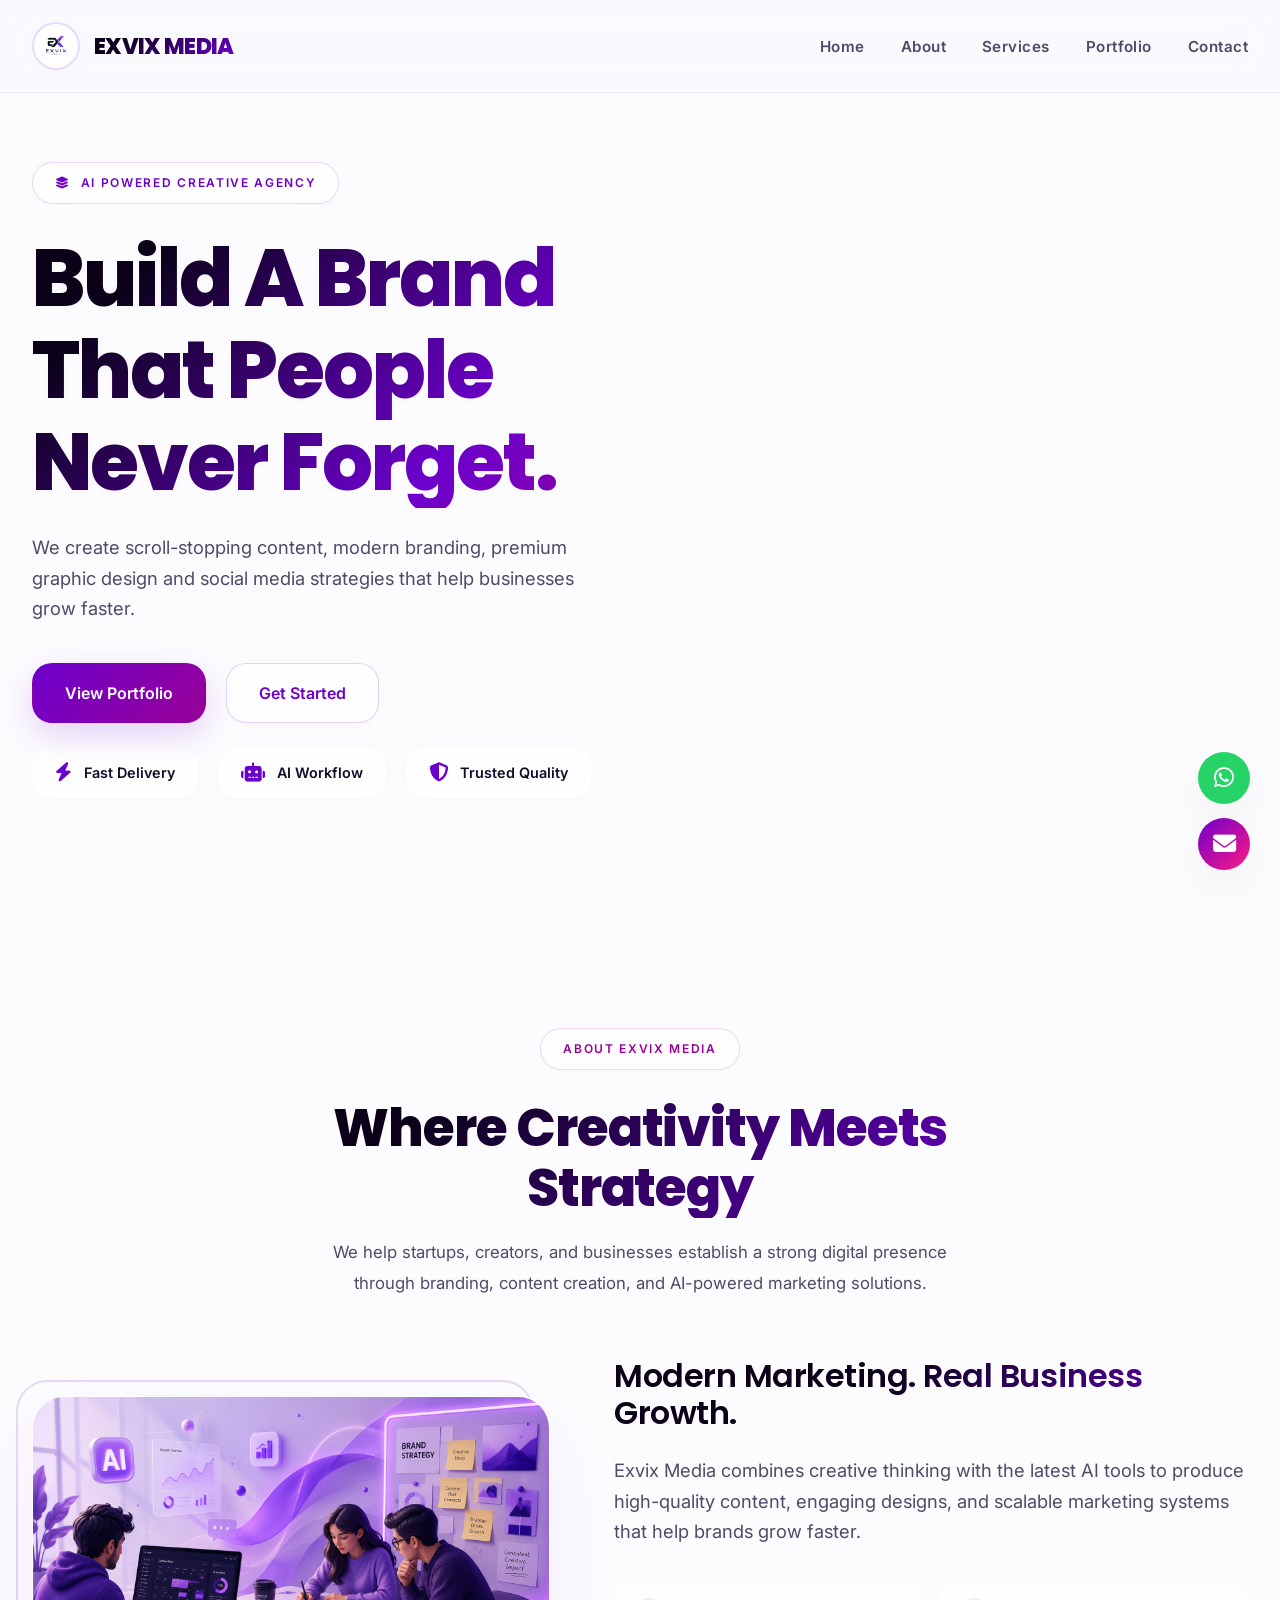
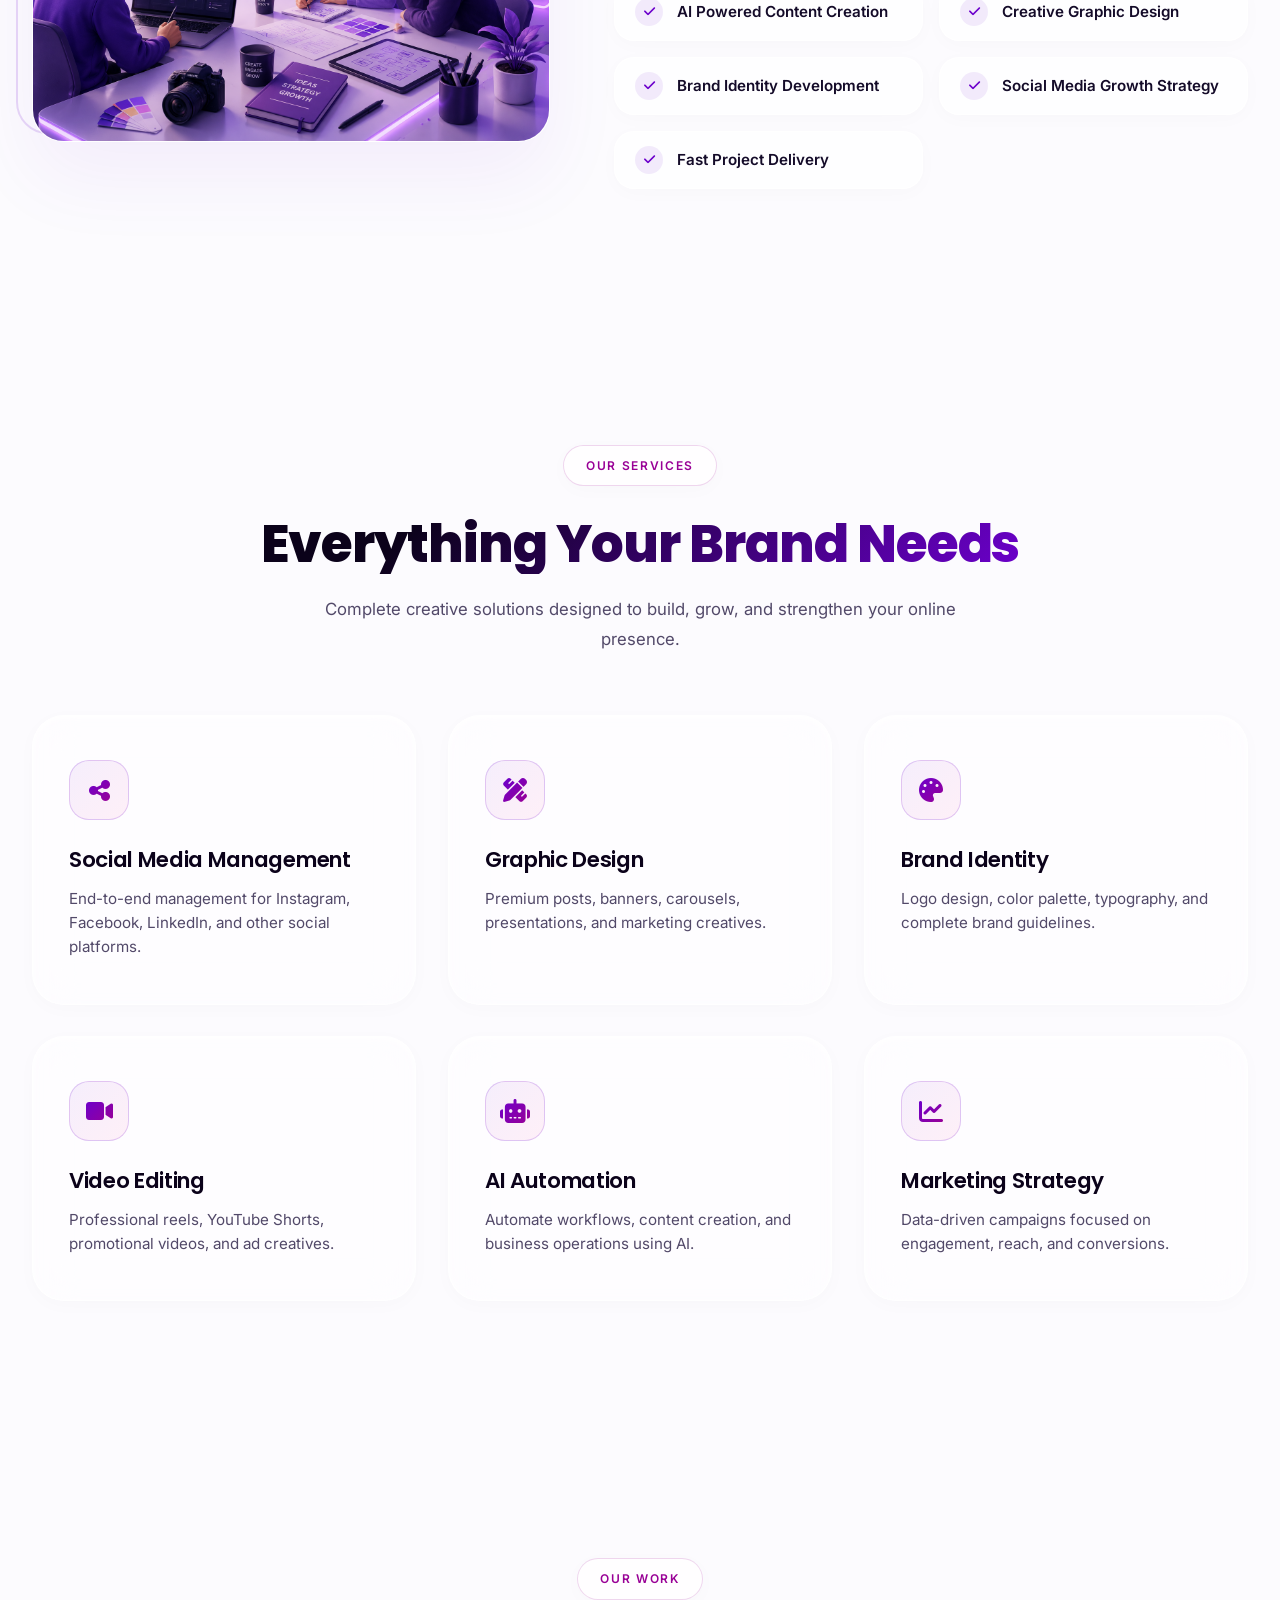
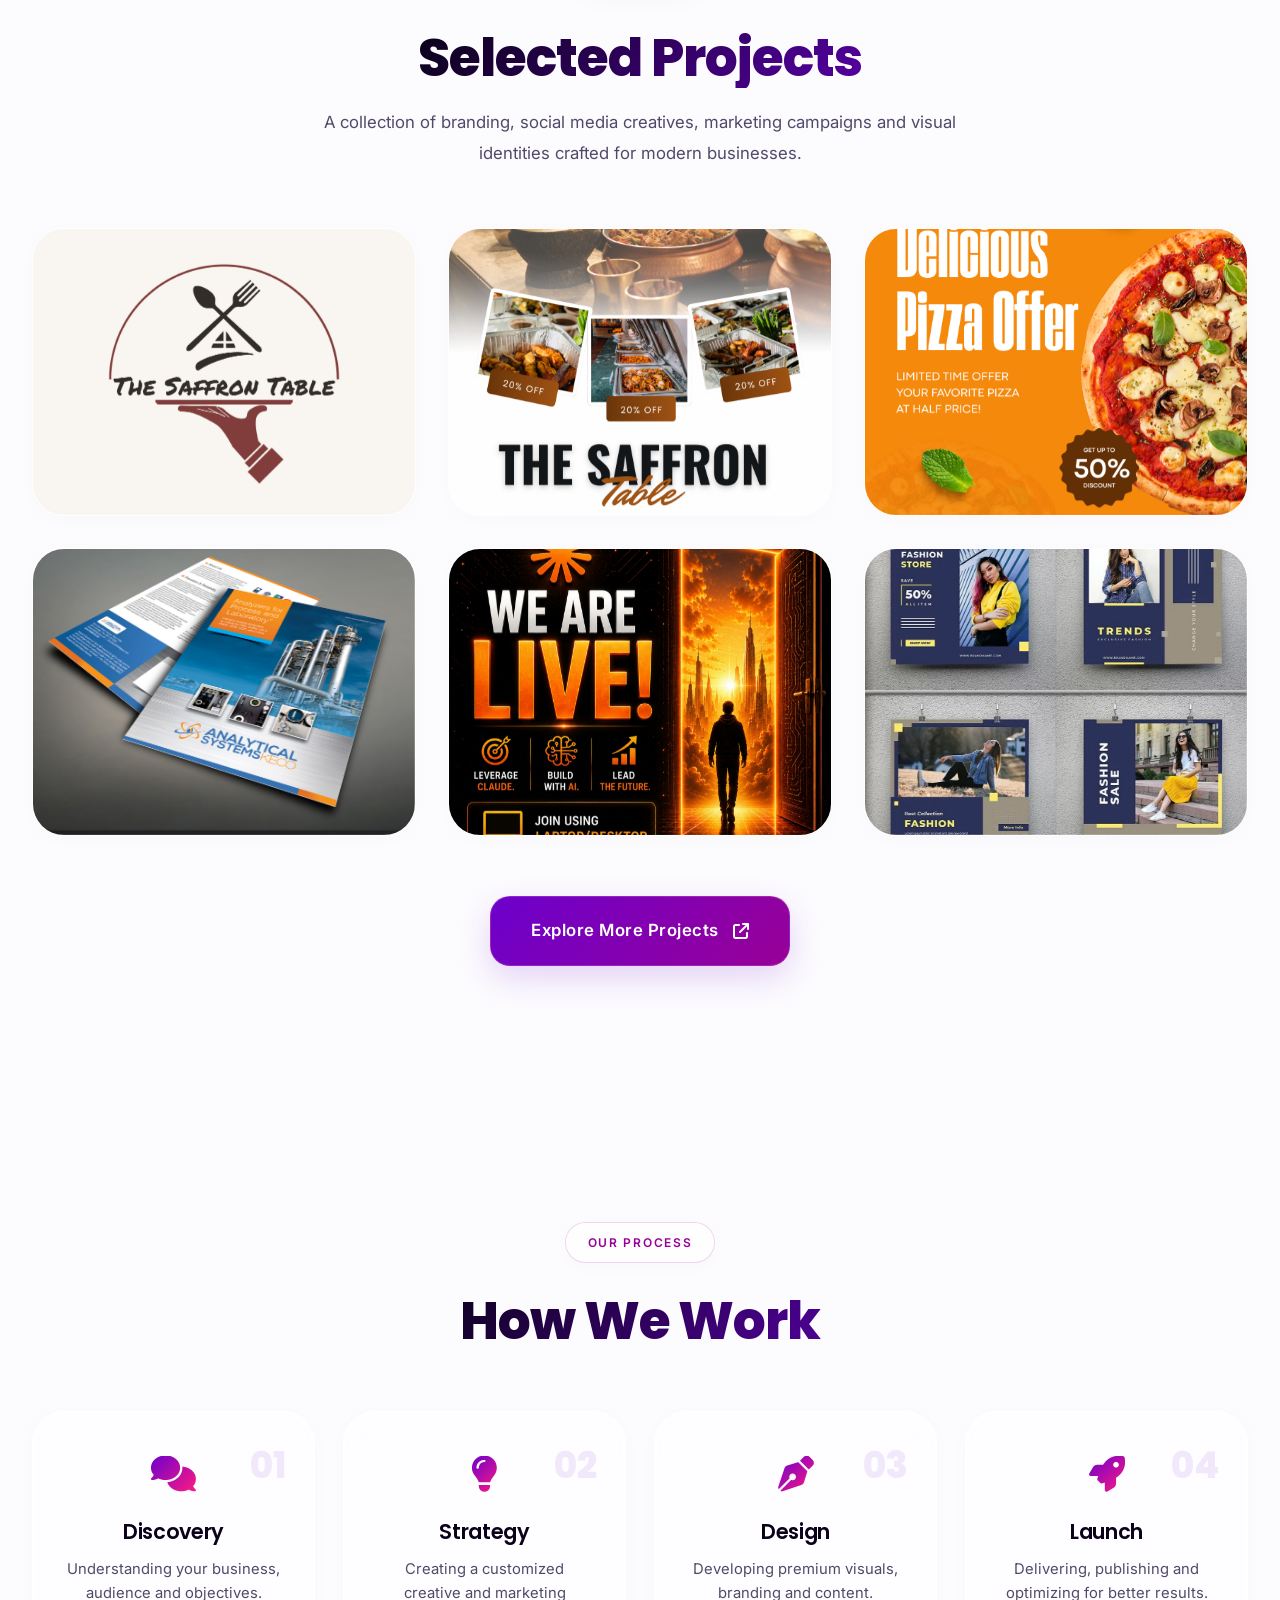
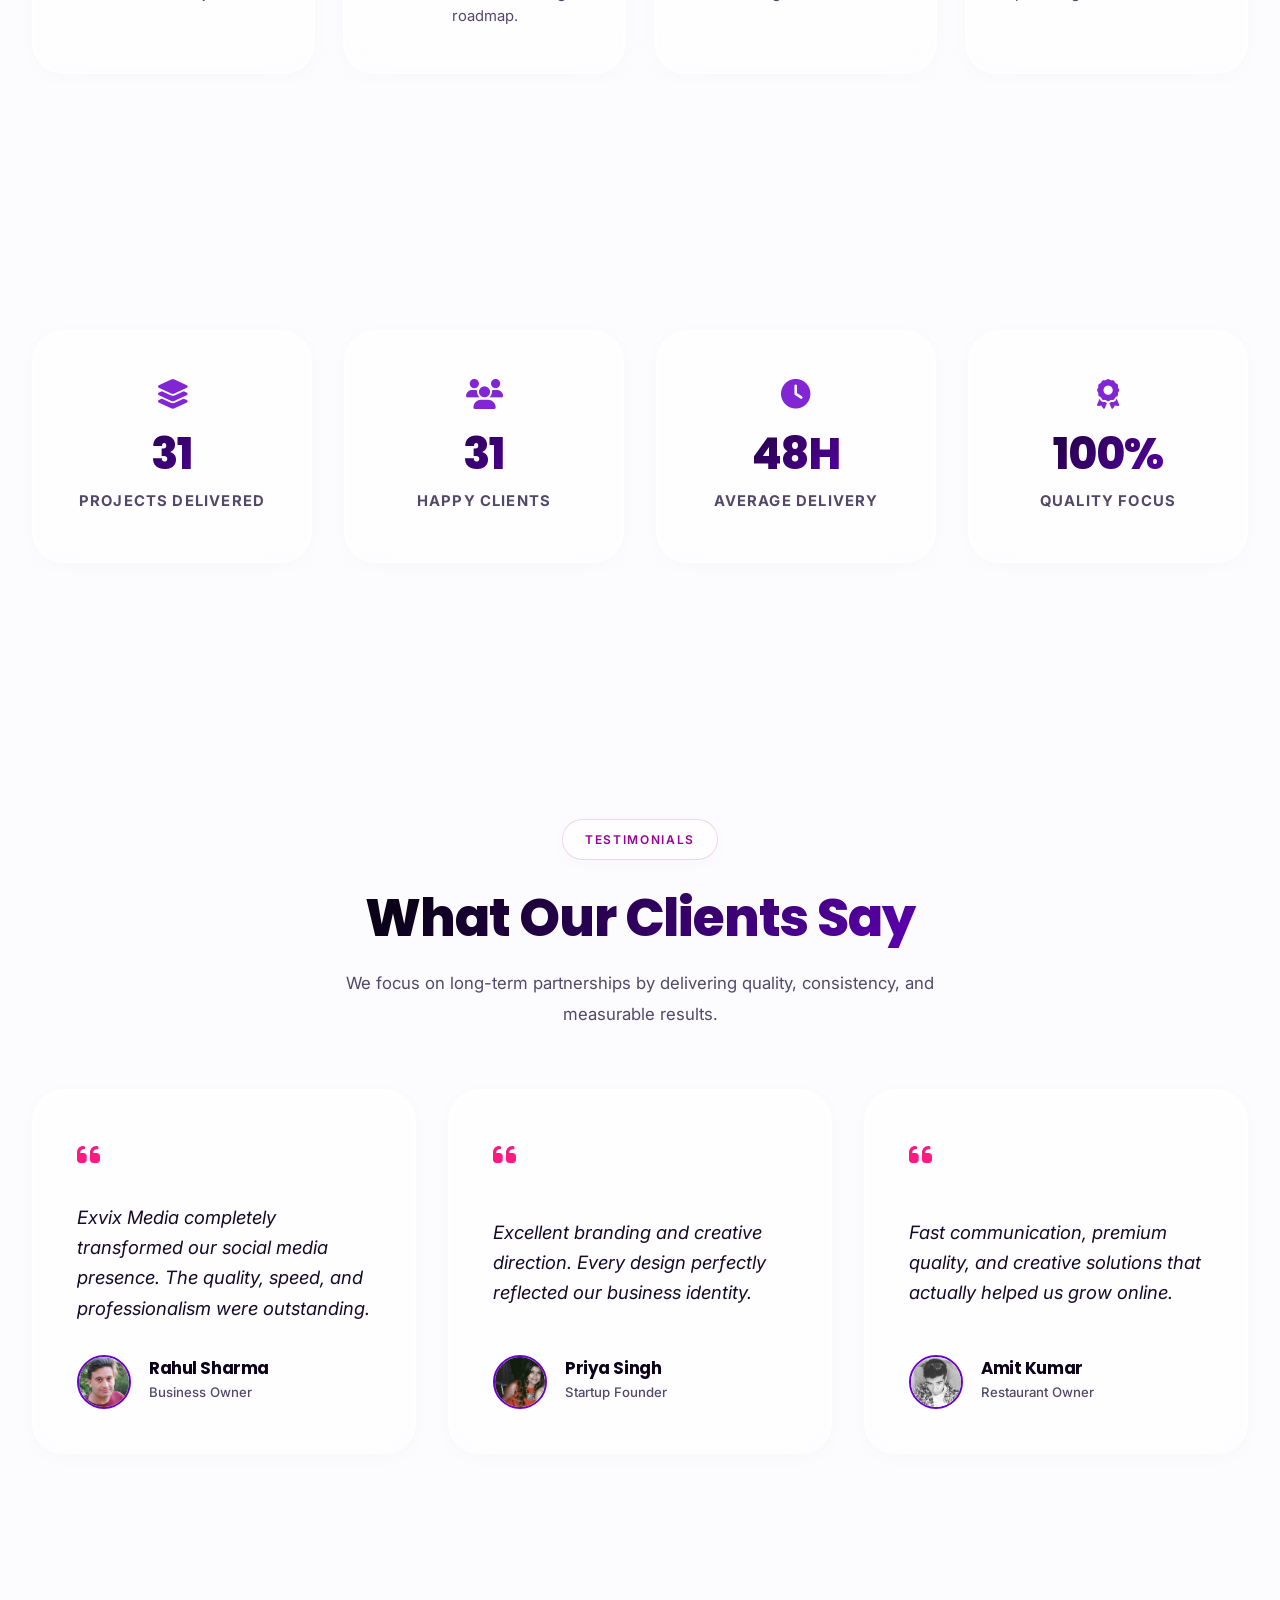
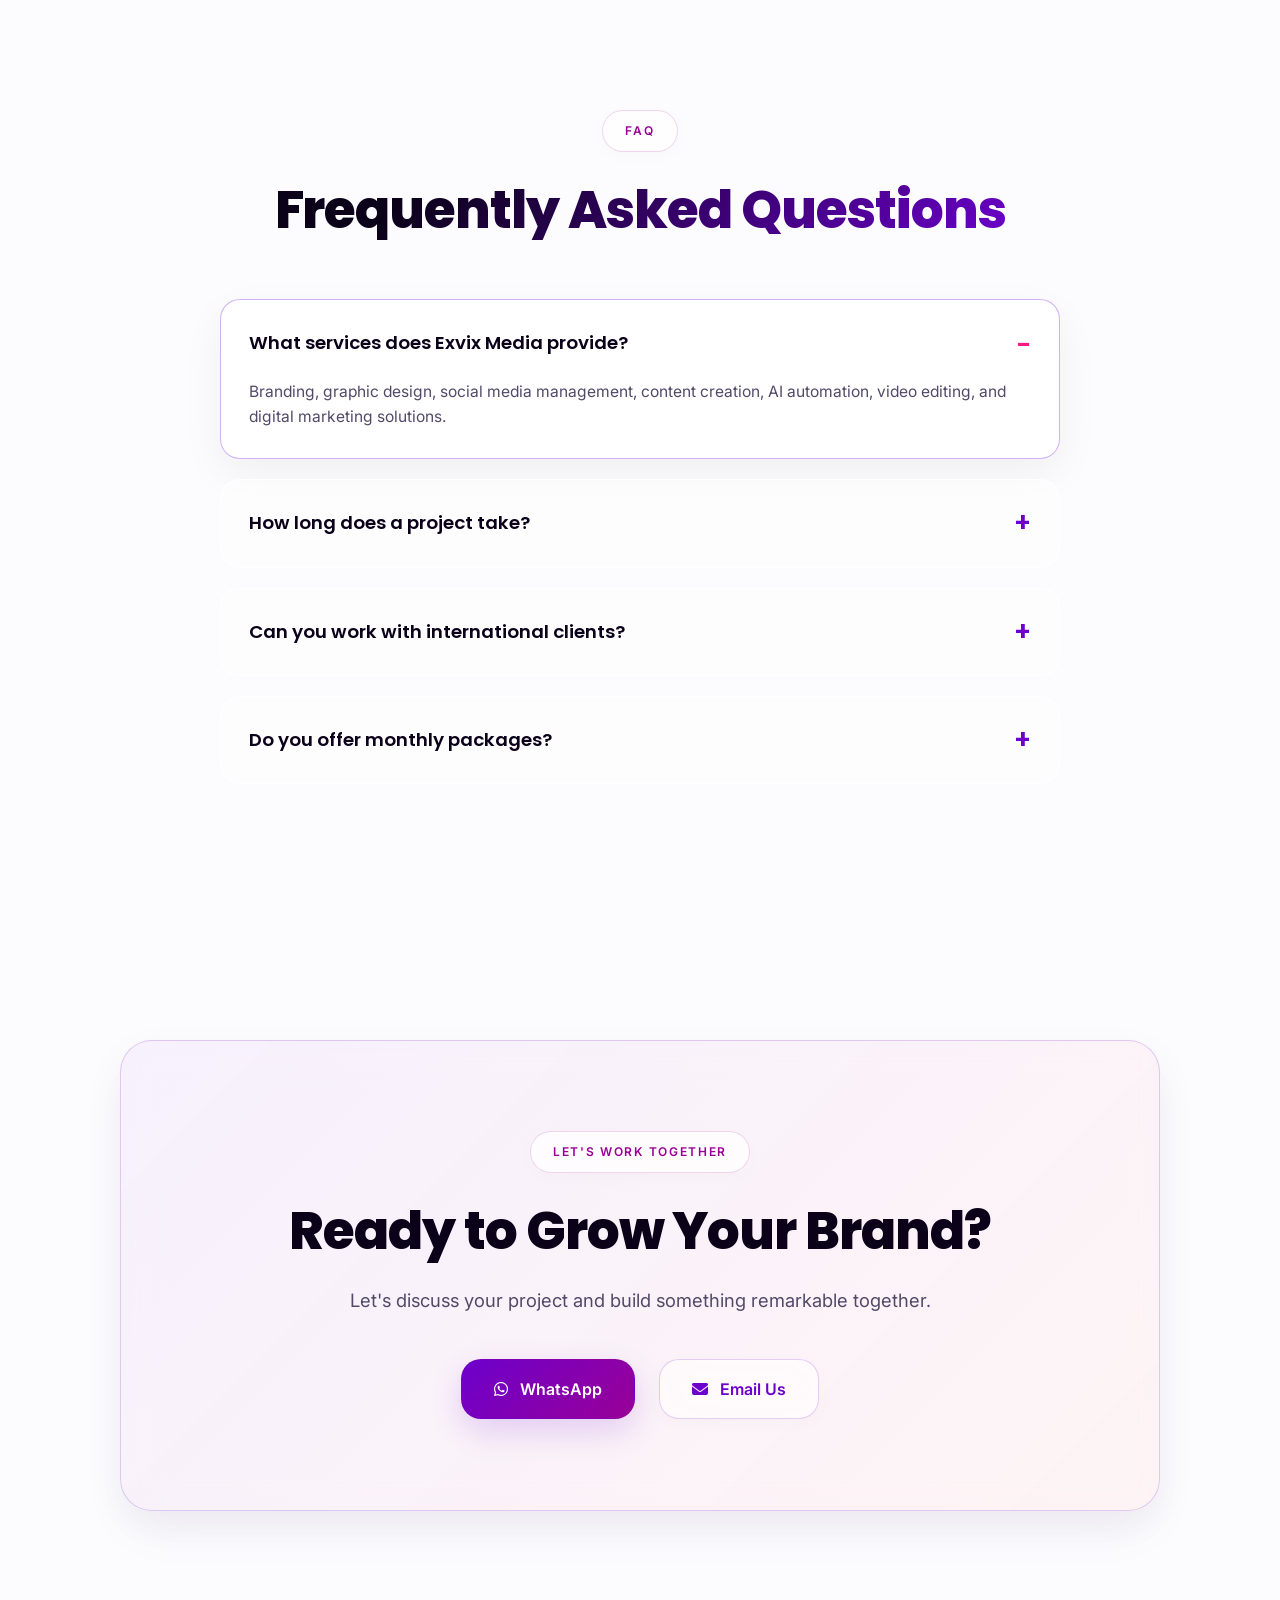
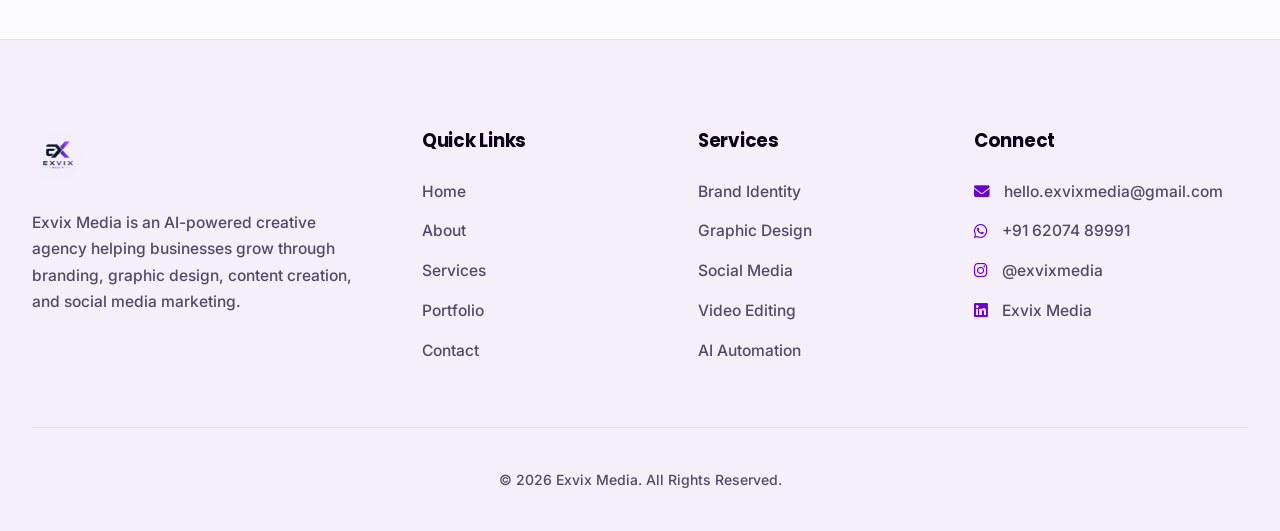
<file: index.html>
<!DOCTYPE html>
<html lang="en">

<head>

    <meta charset="UTF-8">
    <meta name="viewport" content="width=device-width, initial-scale=1.0">

    <title>Exvix Media | AI-Powered Social Media Agency</title>

    <meta name="description"
        content="Exvix Media is an AI-powered social media agency helping brands grow through design, content and strategy.">

    <link rel="icon" href="/assets/logo.png">

    <!-- Google Fonts -->
    <link rel="preconnect" href="https://fonts.googleapis.com">
    <link rel="preconnect" href="https://fonts.gstatic.com" crossorigin>

    <link href="https://fonts.googleapis.com/css2?family=Inter:wght@300;400;500;600&family=Poppins:wght@500;600;700;800&display=swap"
        rel="stylesheet">

    <!-- Font Awesome -->
    <link rel="stylesheet"
        href="https://cdnjs.cloudflare.com/ajax/libs/font-awesome/6.7.2/css/all.min.css">

    <!-- CSS -->
    <link rel="stylesheet" href="style.css">
<link rel="apple-touch-icon" sizes="180x180" href="/apple-touch-icon.png">
<link rel="icon" type="image/png" sizes="32x32" href="/favicon-32x32.png">
<link rel="icon" type="image/png" sizes="16x16" href="/favicon-16x16.png">
<link rel="manifest" href="/site.webmanifest">
</head>

<body>

    <!--========================
        Header
    =========================-->
<header class="header">
    <div class="container">
        
      <!-- Brand Logo & Text Element -->
<a href="#home" class="logo">
    <img src="assets/logo.png" alt="Exvix Media Logo">
    <span class="logo-text">Exvix Media</span>
</a>


        <nav class="navbar">
            <ul>
                <li><a href="index.html">Home</a></li>
                <li><a href="about.html">About</a></li>
                <li><a href="services.html">Services</a></li>
                <li><a href="portfolio.html">Portfolio</a></li>
                <li><a href="contact.html">Contact</a></li>
            </ul>
        </nav>

        <button class="menu-btn" id="menuBtn" aria-label="Toggle Navigation Menu">
            <i class="fa-solid fa-bars"></i>
        </button>

    </div>
</header>

    <!--========================
        Hero Section
    =========================-->

    <section class="hero" id="home">

        <div class="container hero-container">

            <div class="hero-content">

                <span class="hero-tag">

                    <i class="fa-solid fa-layer-group"></i>

                    AI Powered Creative Agency

                </span>

                <h1>

                    Build A Brand
                    That People
                    Never Forget.

                </h1>

                <p>

                    We create scroll-stopping content, modern branding,
                    premium graphic design and social media strategies
                    that help businesses grow faster.

                </p>

                <div class="hero-buttons">

                    <a href="portfolio.html" class="btn primary">

                        View Portfolio

                    </a>

                    <a href="contact.html" class="btn secondary">

                        Get Started

                    </a>

                </div>

                <div class="hero-features">

                    <div>

                        <i class="fa-solid fa-bolt"></i>

                        <span>Fast Delivery</span>

                    </div>

                    <div>

                        <i class="fa-solid fa-robot"></i>

                        <span>AI Workflow</span>

                    </div>

                    <div>

                        <i class="fa-solid fa-shield-halved"></i>

                        <span>Trusted Quality</span>

                    </div>

                </div>

            </div>



        </div>

    </section>

<!--==================================================
    Forms.app - Premium Agency Integration
==================================================-->
<!-- Hidden hook button for DOM reference -->
<button formsappId="6a53abf3f64cdda7dd859e0d" style="display: none !important; pointer-events: none;"></button>

<!-- Optimized Async Script Loader -->
<script 
    src="https://cdn.forms.app/embed.js" 
    async 
    defer 
    onload="initAgencyForm();">
</script>

<script>
/**
 * Dynamic Forms.app Initializer
 * Redesigned for clean execution, custom color injection, and layout stability.
 */
function initAgencyForm() {
    if (typeof formsapp !== 'undefined') {
        new formsapp('6a53abf3f64cdda7dd859e0d', 'popup', {
            // High-end translucent deep purple overlay mask for premium light/dark transitions
            overlay: 'rgba(11, 7, 24, 0.75)',
            
            // Custom Action Button Configuration
            button: {
                color: '#8100D1',
                text: 'Book Your Free Consultation'
            },
            
            // Layout Sizing Matrix
            width: '900px',
            height: '650px',
            
            // Behavioral Trigger Timing (Auto opens after 30 seconds of scroll engagement)
            autoOpen: {
                action: 'aftersettime',
                setTimeSeconds: '30'
            },
            
            // Fluid Premium Motion Effects
            openingAnimation: {
                entrance: 'animate__fadeInUp',
                exit: 'animate__fadeOutDown'
            }
        });
    }
}
</script>

    
        <!--==================================
        About Section
    ===================================-->

    <section class="about section" id="about">

        <div class="container">

            <div class="section-header">

                <span class="section-tag">ABOUT EXVIX MEDIA</span>

                <h2>Where Creativity Meets Strategy</h2>

                <p>
                    We help startups, creators, and businesses establish a
                    strong digital presence through branding, content creation,
                    and AI-powered marketing solutions.
                </p>

            </div>

            <div class="about-wrapper">

                <div class="about-image">

                    <img src="assets/about.png" alt="About Exvix Media">

                </div>

                <div class="about-content">

                    <h3>
                        Modern Marketing. Real Business Growth.
                    </h3>

                    <p>
                        Exvix Media combines creative thinking with the latest
                        AI tools to produce high-quality content, engaging
                        designs, and scalable marketing systems that help brands
                        grow faster.
                    </p>

                    <div class="about-list">

                        <div class="about-item">

                            <i class="fa-solid fa-check"></i>

                            <span>AI Powered Content Creation</span>

                        </div>

                        <div class="about-item">

                            <i class="fa-solid fa-check"></i>

                            <span>Creative Graphic Design</span>

                        </div>

                        <div class="about-item">

                            <i class="fa-solid fa-check"></i>

                            <span>Brand Identity Development</span>

                        </div>

                        <div class="about-item">

                            <i class="fa-solid fa-check"></i>

                            <span>Social Media Growth Strategy</span>

                        </div>

                        <div class="about-item">

                            <i class="fa-solid fa-check"></i>

                            <span>Fast 
                            Project Delivery</span>

                        </div>

                    </div>

                </div>

            </div>

        </div>

    </section>

    <!--==================================
        Services Section
    ===================================-->

    <section class="services section" id="services">

        <div class="container">

            <div class="section-header">

                <span class="section-tag">OUR SERVICES</span>

                <h2>Everything Your Brand Needs</h2>

                <p>
                    Complete creative solutions designed to build, grow,
                    and strengthen your online presence.
                </p>

            </div>

            <div class="services-grid">

                <div class="service-card">

                    <div class="service-icon">
                        <i class="fa-solid fa-share-nodes"></i>
                    </div>

                    <h3>Social Media Management</h3>

                    <p>
                        End-to-end management for Instagram, Facebook,
                        LinkedIn, and other social platforms.
                    </p>

                </div>

                <div class="service-card">

                    <div class="service-icon">
                        <i class="fa-solid fa-pen-ruler"></i>
                    </div>

                    <h3>Graphic Design</h3>

                    <p>
                        Premium posts, banners, carousels,
                        presentations, and marketing creatives.
                    </p>

                </div>

                <div class="service-card">

                    <div class="service-icon">
                        <i class="fa-solid fa-palette"></i>
                    </div>

                    <h3>Brand Identity</h3>

                    <p>
                        Logo design, color palette,
                        typography, and complete brand guidelines.
                    </p>

                </div>

                <div class="service-card">

                    <div class="service-icon">
                        <i class="fa-solid fa-video"></i>
                    </div>

                    <h3>Video Editing</h3>

                    <p>
                        Professional reels, YouTube Shorts,
                        promotional videos, and ad creatives.
                    </p>

                </div>

                <div class="service-card">

                    <div class="service-icon">
                        <i class="fa-solid fa-robot"></i>
                    </div>

                    <h3>AI Automation</h3>

                    <p>
                        Automate workflows, content creation,
                        and business operations using AI.
                    </p>

                </div>

                <div class="service-card">

                    <div class="service-icon">
                        <i class="fa-solid fa-chart-line"></i>
                    </div>

                    <h3>Marketing Strategy</h3>

                    <p>
                        Data-driven campaigns focused on
                        engagement, reach, and conversions.
                    </p>

                </div>

            </div>

        </div>

    </section> 
    
    <section class="portfolio section" id="portfolio">

    <div class="container">

        <div class="section-header">
            <span class="section-tag">OUR WORK</span>
            <h2>Selected Projects</h2>
            <p>
                A collection of branding, social media creatives,
                marketing campaigns and visual identities crafted
                for modern businesses.
            </p>
        </div>

        <div class="portfolio-grid">

            <div class="portfolio-card">
                <img src="/assets/portfolio/project-1.png" alt="Project One">
                <div class="portfolio-overlay">
                    <h3>Brand Identity</h3>
                    <span>Logo • Social Media • Branding</span>
                </div>
            </div>

            <div class="portfolio-card">
                <img src="/assets/portfolio/project-2.png" alt="Project Two">
                <div class="portfolio-overlay">
                    <h3>Instagram Campaign</h3>
                    <span>Creative Design</span>
                </div>
            </div>

            <div class="portfolio-card">
                <img src="/assets/portfolio/project-3.png" alt="Project Three">
                <div class="portfolio-overlay">
                    <h3>Restaurant Branding</h3>
                    <span>Menu • Posters • Ads</span>
                </div>
            </div>

            <div class="portfolio-card">
                <img src="/assets/portfolio/project-4.png" alt="Project Four">
                <div class="portfolio-overlay">
                    <h3>Corporate Design</h3>
                    <span>Presentation • Marketing Kit</span>
                </div>
            </div>

            <div class="portfolio-card">
                <img src="/assets/portfolio/project-5.png" alt="Project Five">
                <div class="portfolio-overlay">
                    <h3>Event Promotion</h3>
                    <span>Social Campaign</span>
                </div>
            </div>

            <div class="portfolio-card">
                <img src="/assets/portfolio/project-6.png" alt="Project Six">
                <div class="portfolio-overlay">
                    <h3>Advertising Creative</h3>
                    <span>Facebook • Instagram</span>
                </div>
            </div>

        </div>

        <div class="portfolio-cta">
            <a href="portfolio.html" 
               class="btn portfolio-btn" 
               target="_blank" 
               rel="noopener noreferrer">
                <span>Explore More Projects</span>
                <i class="fa-solid fa-arrow-up-right-from-square"></i>
            </a>
        </div>

    </div>

</section>

    <!--==================================
        Working Process
    ===================================-->

    <section class="process section">

        <div class="container">

            <div class="section-header">

                <span class="section-tag">OUR PROCESS</span>

                <h2>How We Work</h2>

            </div>

            <div class="process-grid">

                <div class="process-card">

                    <i class="fa-solid fa-comments"></i>

                    <h3>Discovery</h3>

                    <p>
                        Understanding your business,
                        audience and objectives.
                    </p>

                </div>

                <div class="process-card">

                    <i class="fa-solid fa-lightbulb"></i>

                    <h3>Strategy</h3>

                    <p>
                        Creating a customized creative
                        and marketing roadmap.
                    </p>

                </div>

                <div class="process-card">

                    <i class="fa-solid fa-pen-nib"></i>

                    <h3>Design</h3>

                    <p>
                        Developing premium visuals,
                        branding and content.
                    </p>

                </div>

                <div class="process-card">

                    <i class="fa-solid fa-rocket"></i>

                    <h3>Launch</h3>

                    <p>
                        Delivering, publishing and
                        optimizing for better results.
                    </p>

                </div>

            </div>

        </div>

    </section>

    <!--==================================
        Statistics
    ===================================-->

    <section class="stats section">

        <div class="container">

            <div class="stats-grid">

                <div class="stat-box">

                    <i class="fa-solid fa-layer-group"></i>

                    <h2 class="counter" data-target="100">0</h2>

                    <p>Projects Delivered</p>

                </div>

                <div class="stat-box">

                    <i class="fa-solid fa-users"></i>

                    <h2 class="counter" data-target="50">0</h2>

                    <p>Happy Clients</p>

                </div>

                <div class="stat-box">

                    <i class="fa-solid fa-clock"></i>

                    <h2>48H</h2>

                    <p>Average Delivery</p>

                </div>

                <div class="stat-box">

                    <i class="fa-solid fa-award"></i>

                    <h2>100%</h2>

                    <p>Quality Focus</p>

                </div>

            </div>

        </div>

    </section>    <!--==================================
        Testimonials
    ===================================-->

    <section class="testimonials section" id="testimonials">

        <div class="container">

            <div class="section-header">

                <span class="section-tag">TESTIMONIALS</span>

                <h2>What Our Clients Say</h2>

                <p>
                    We focus on long-term partnerships by delivering quality,
                    consistency, and measurable results.
                </p>

            </div>

            <div class="testimonial-grid">

                <div class="testimonial-card">

                    <div class="quote">
                        <i class="fa-solid fa-quote-left"></i>
                    </div>

                    <p>
                        Exvix Media completely transformed our social media
                        presence. The quality, speed, and professionalism were
                        outstanding.
                    </p>

                    <div class="client">

                        <img src="assets/client1.jpg" alt="Client">

                        <div>

                            <h4>Rahul Sharma</h4>

                            <span>Business Owner</span>

                        </div>

                    </div>

                </div>

                <div class="testimonial-card">

                    <div class="quote">
                        <i class="fa-solid fa-quote-left"></i>
                    </div>

                    <p>
                        Excellent branding and creative direction. Every design
                        perfectly reflected our business identity.
                    </p>

                    <div class="client">

                        <img src="assets/client2.jpg" alt="Client">

                        <div>

                            <h4>Priya Singh</h4>

                            <span>Startup Founder</span>

                        </div>

                    </div>

                </div>

                <div class="testimonial-card">

                    <div class="quote">
                        <i class="fa-solid fa-quote-left"></i>
                    </div>

                    <p>
                        Fast communication, premium quality, and creative
                        solutions that actually helped us grow online.
                    </p>

                    <div class="client">

                        <img src="assets/client3.jpg" alt="Client">

                        <div>

                            <h4>Amit Kumar</h4>

                            <span>Restaurant Owner</span>

                        </div>

                    </div>

                </div>

            </div>

        </div>

    </section>

    <!--==================================
        FAQ
    ===================================-->

    <section class="faq section">

        <div class="container">

            <div class="section-header">

                <span class="section-tag">FAQ</span>

                <h2>Frequently Asked Questions</h2>

            </div>

            <div class="faq-wrapper">

                <details open>

                    <summary>What services does Exvix Media provide?</summary>

                    <p>
                        Branding, graphic design, social media management,
                        content creation, AI automation, video editing,
                        and digital marketing solutions.
                    </p>

                </details>

                <details>

                    <summary>How long does a project take?</summary>

                    <p>
                        Most projects are delivered within 2–7 business days,
                        depending on scope and revisions.
                    </p>

                </details>

                <details>

                    <summary>Can you work with international clients?</summary>

                    <p>
                        Yes. We collaborate remotely with businesses,
                        startups, and creators worldwide.
                    </p>

                </details>

                <details>

                    <summary>Do you offer monthly packages?</summary>

                    <p>
                        Yes. We provide flexible monthly plans for ongoing
                        social media management and creative support.
                    </p>

                </details>

            </div>

        </div>

    </section>

    <!--==================================
        Contact CTA
    ===================================-->

    <section class="contact section" id="contact">

        <div class="container">

            <div class="contact-box">

                <span class="section-tag">
                    LET'S WORK TOGETHER
                </span>

                <h2>
                    Ready to Grow Your Brand?
                </h2>

                <p>
                    Let's discuss your project and build something remarkable
                    together.
                </p>

                <div class="contact-buttons">

                    <a href="https://wa.me/916207489991" class="btn primary">

                        <i class="fa-brands fa-whatsapp"></i>

                        WhatsApp

                    </a>

                    <a href="mailto:hello.exvixmedia@gmail.com" class="btn secondary">

                        <i class="fa-solid fa-envelope"></i>

                        Email Us

                    </a>

                </div>

            </div>

        </div>

    </section> 

        <!--==================================
        Footer
    ===================================-->

    <footer class="footer">

        <div class="container">

            <div class="footer-grid">

                <!-- Brand -->

                <div class="footer-about">

                    <img src="/assets/logo.png" alt="Exvix Media Logo" class="footer-logo">

                    <p>
                        Exvix Media is an AI-powered creative agency helping
                        businesses grow through branding, graphic design,
                        content creation, and social media marketing.
                    </p>

                </div>

                <!-- Quick Links -->

                <div class="footer-links">

                    <h3>Quick Links</h3>

                    <ul>

                        <li><a href="#home">Home</a></li>

                        <li><a href="#about">About</a></li>

                        <li><a href="#services">Services</a></li>

                        <li><a href="#portfolio">Portfolio</a></li>

                        <li><a href="#contact">Contact</a></li>

                    </ul>

                </div>

                <!-- Services -->

                <div class="footer-links">

                    <h3>Services</h3>

                    <ul>

                        <li>Brand Identity</li>

                        <li>Graphic Design</li>

                        <li>Social Media</li>

                        <li>Video Editing</li>

                        <li>AI Automation</li>

                    </ul>

                </div>

                <!-- Contact -->

                <div class="footer-contact">

                    <h3>Connect</h3>

                    <ul>

                        <li>

                            <a href="mailto:hello.exvixmedia@gmail.com">

                                <i class="fa-solid fa-envelope"></i>

                                hello.exvixmedia@gmail.com

                            </a>

                        </li>

                        <li>

                            <a href="https://wa.me/916207489991">

                                <i class="fa-brands fa-whatsapp"></i>

                                +91 62074 89991

                            </a>

                        </li>

                        <li>

                            <a href="https://instagram.com/exvixmedia">

                                <i class="fa-brands fa-instagram"></i>

                                @exvixmedia

                            </a>

                        </li>

                        <li>

                            <a href="https://linkedin.com/company/exvixmedia">

                                <i class="fa-brands fa-linkedin"></i>

                                Exvix Media

                            </a>

                        </li>

                    </ul>

                </div>

            </div>

            <div class="footer-bottom">

                <p>

                    © 2026 Exvix Media. All Rights Reserved.

                </p>

            </div>

        </div>

    </footer>

    <!--==================================
        Back To Top
    ===================================-->

    <button id="backToTop" class="back-to-top">

        <i class="fa-solid fa-arrow-up"></i>

    </button>

    <!--==================================
        JavaScript
    ===================================-->

    <!-- AOS Animation -->

    <script src="https://unpkg.com/aos@2.3.4/dist/aos.js"></script>

    <!-- Main JS -->

    <script src="script.js"></script>

    <script>

        AOS.init({

            duration: 900,

            once: true,

            offset: 100

        });

    </script>
<!-- Floating Action Buttons -->

<div class="floating-buttons">

    <a href="https://wa.me/916207489991?text=Hi%20ExvixMedia!%20%F0%9F%91%8B%20I'm%20interested%20in%20your%20services.%20I'd%20like%20to%20book%20a%20free%20consultation%20and%20discuss%20my%20business.%20Please%20share%20the%20details." class="float-btn whatsapp" target="_blank">

        <i class="fa-brands fa-whatsapp"></i>

    </a>

    <a href="mailto:hello.exvixmedia@gmail.com" class="float-btn email">

        <i class="fa-solid fa-envelope"></i>

    </a>

</div>

<!-- Reading Progress Bar -->

<div id="progressBar"></div>
</body>

</html>
</file>
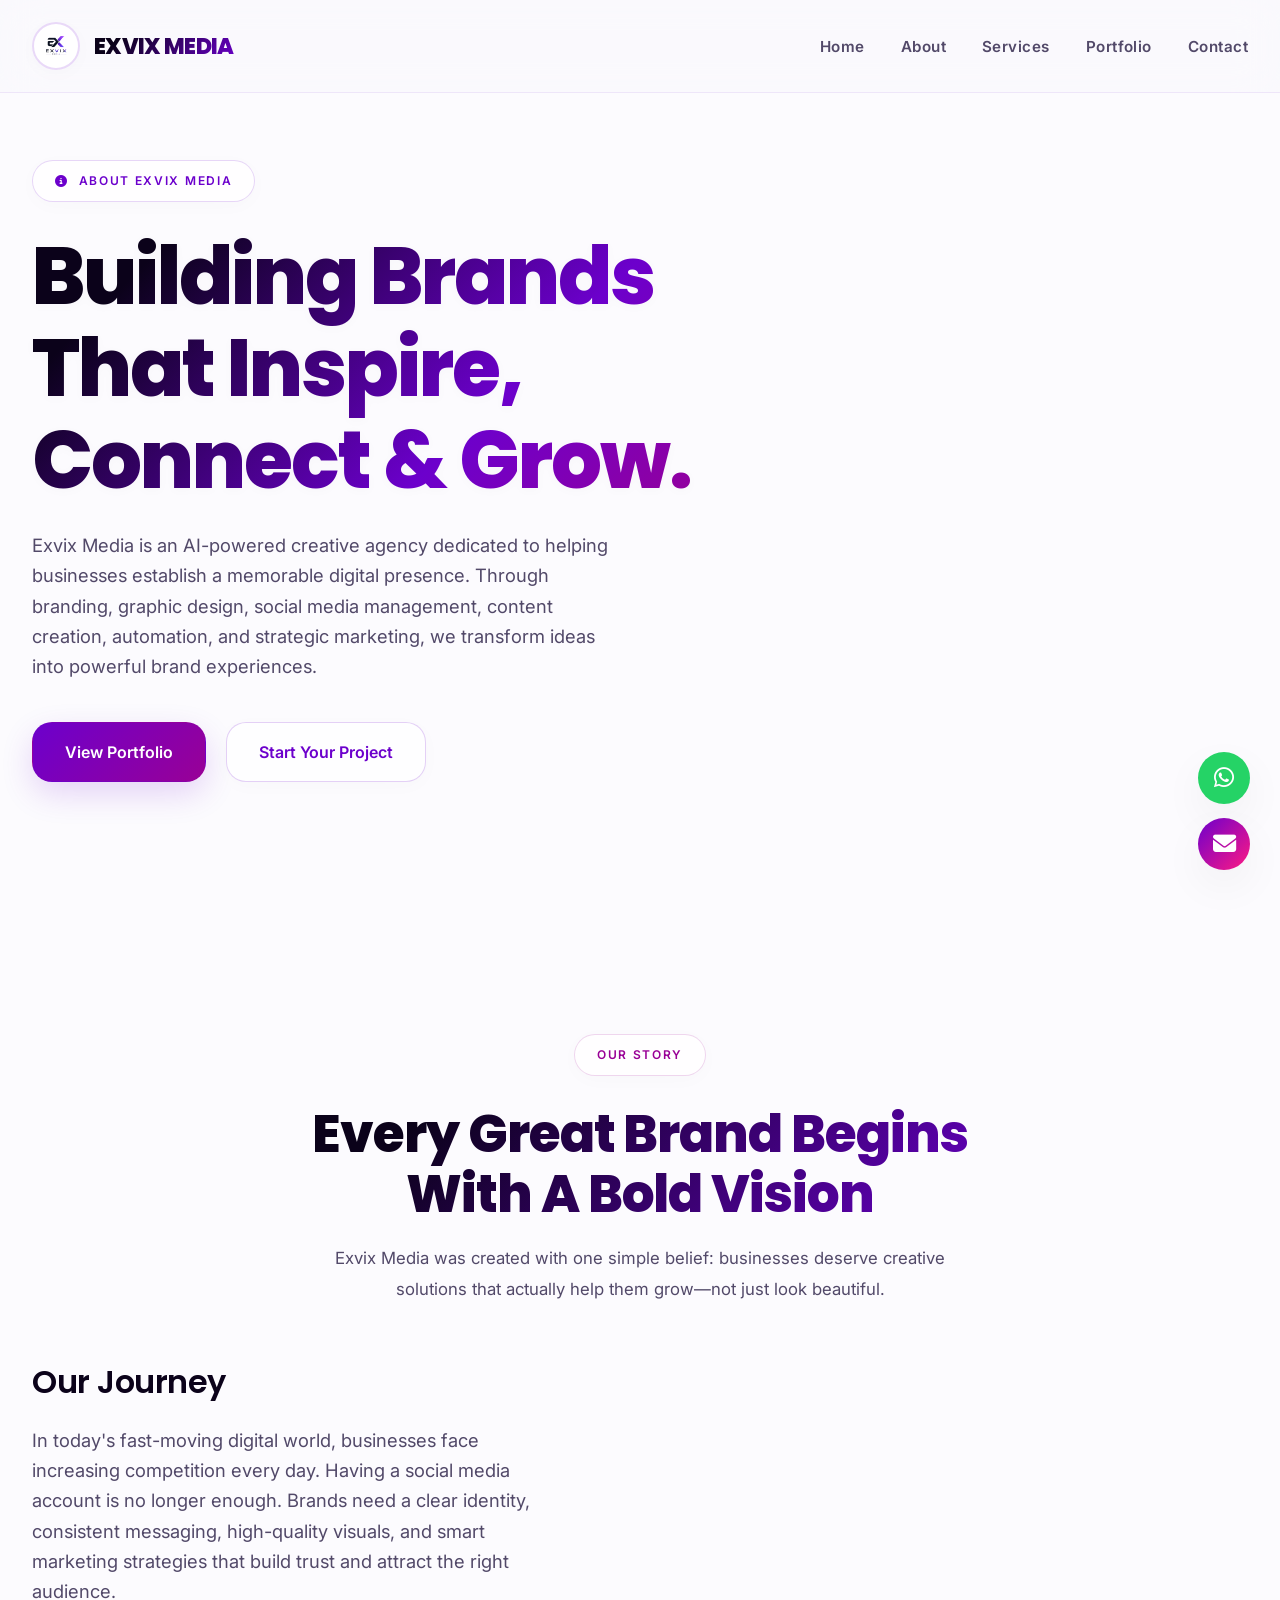
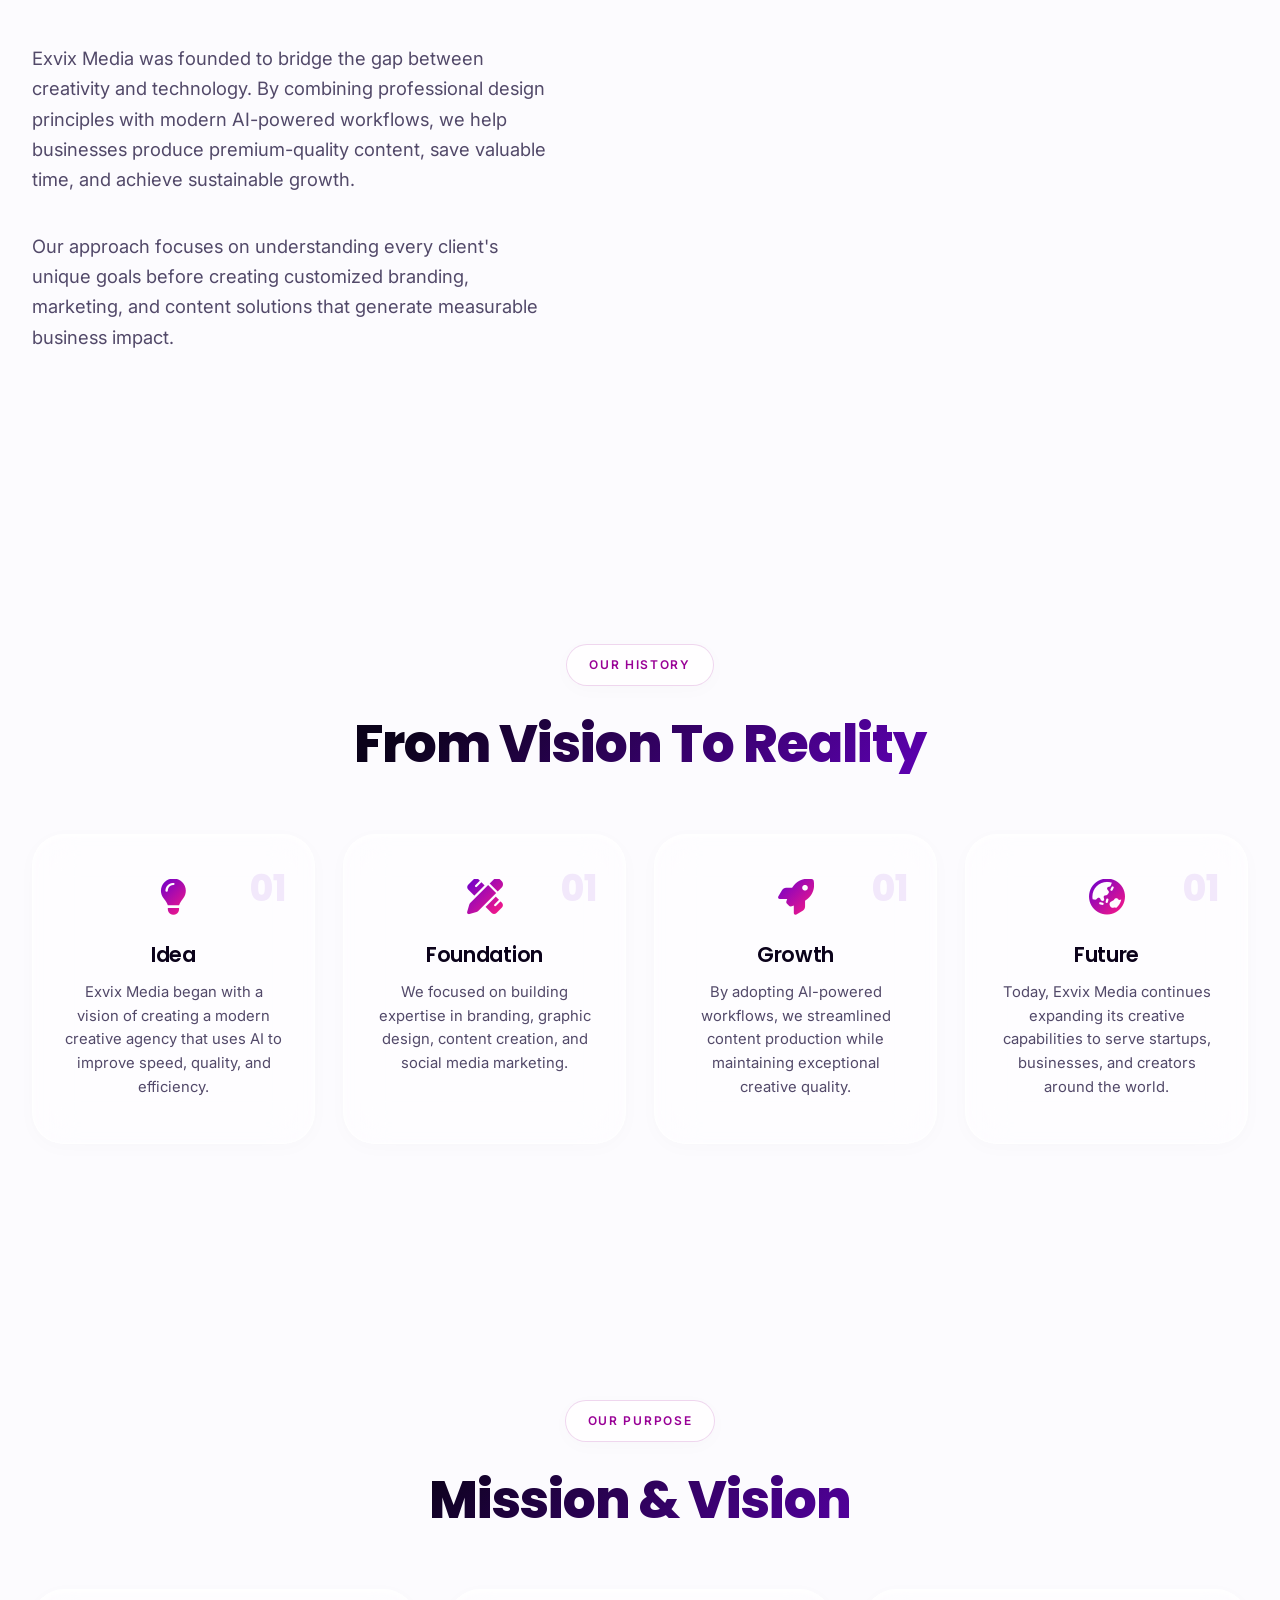
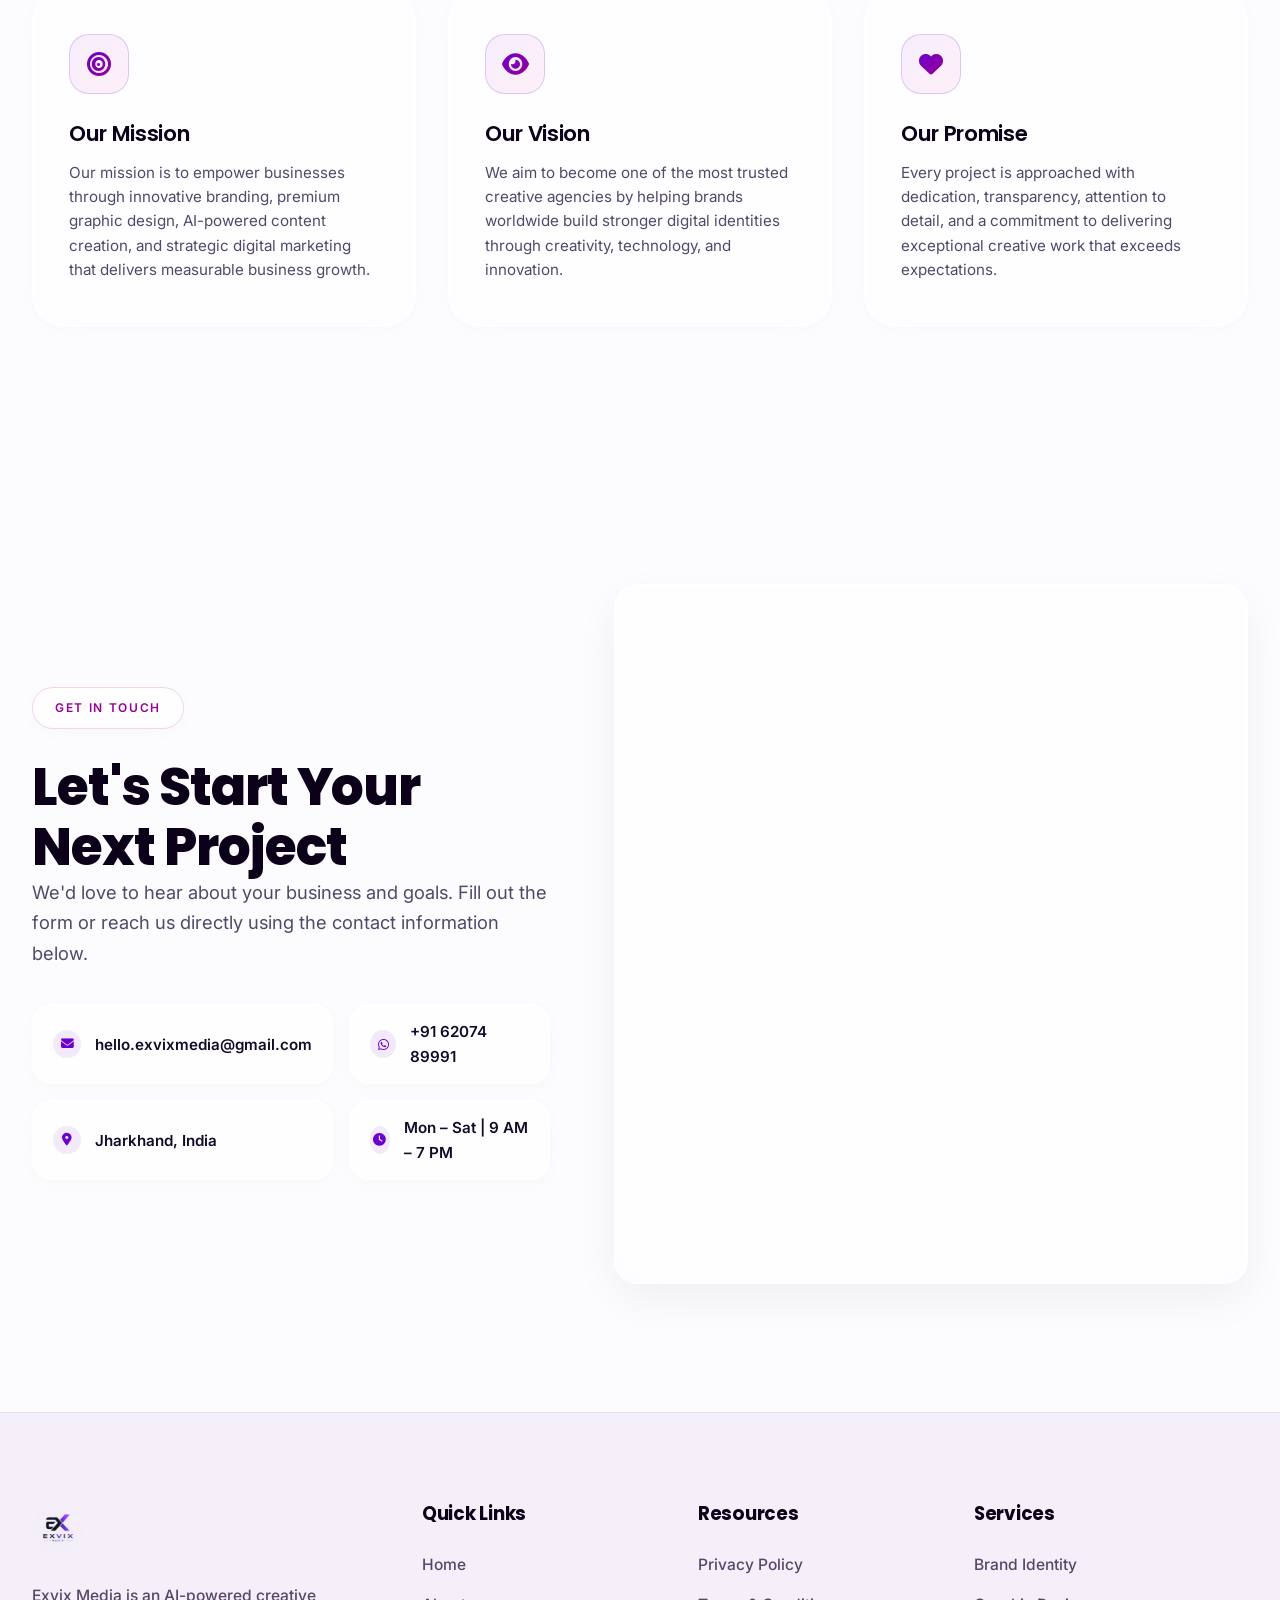
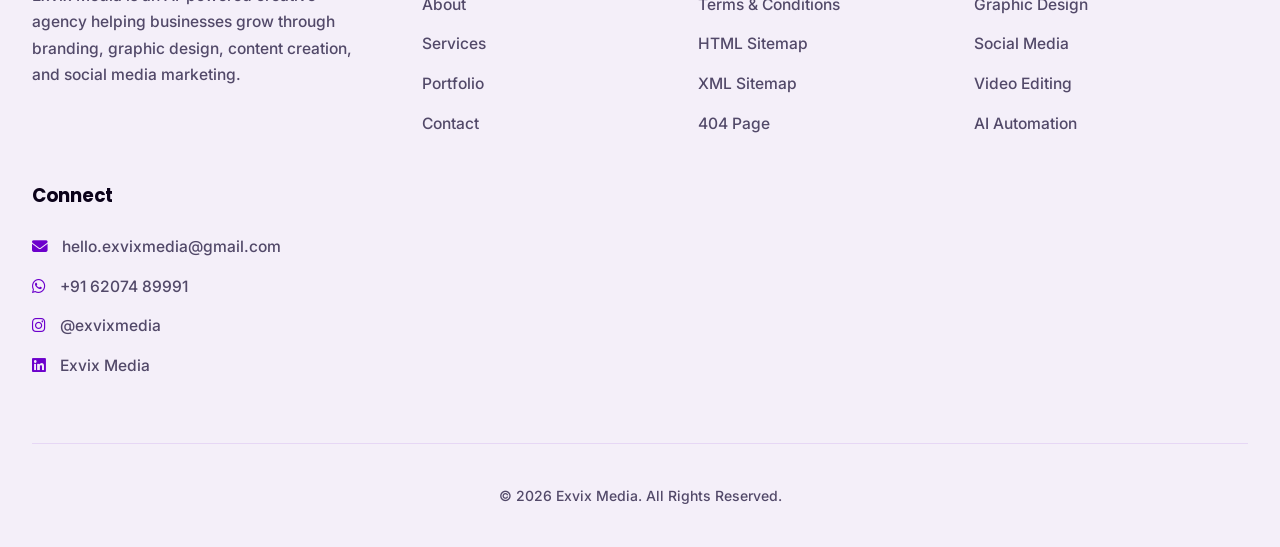
<file: about.html>
<!DOCTYPE html>
<html lang="en">

<head>

<meta charset="UTF-8">

<meta name="viewport" content="width=device-width, initial-scale=1.0">

<meta name="description" content="Learn about Exvix Media, an AI-powered creative agency helping businesses grow through branding, graphic design, content creation, and social media marketing.">

<meta name="keywords" content="About Exvix Media, Branding Agency, Graphic Design, AI Automation, Social Media Agency">

<meta name="author" content="Exvix Media">

<meta name="robots" content="index,follow">

<meta name="theme-color" content="#8100D1">

<title>About Us | Exvix Media</title>
<meta name="description" content="Get in touch with Exvix Media for branding, graphic design, social media management, video editing and AI automation services.">
<link rel="icon" href="assets/favicon.png">

<link rel="preconnect" href="https://fonts.googleapis.com">

<link rel="preconnect" href="https://fonts.gstatic.com" crossorigin>

<link href="https://fonts.googleapis.com/css2?family=Inter:wght@300;400;500;600;700;800&family=Poppins:wght@600;700;800&display=swap" rel="stylesheet">

<link rel="stylesheet" href="https://cdnjs.cloudflare.com/ajax/libs/font-awesome/6.7.2/css/all.min.css">

<link rel="stylesheet" href="style.css">
<link rel="apple-touch-icon" sizes="180x180" href="/apple-touch-icon.png">
<link rel="icon" type="image/png" sizes="32x32" href="/favicon-32x32.png">
<link rel="icon" type="image/png" sizes="16x16" href="/favicon-16x16.png">
<link rel="manifest" href="/site.webmanifest">
</head>

<body>

<!-- =========================
     Header
========================= -->

<header class="header">

<div class="container">

<a href="index.html" class="logo">

<img src="assets/logo.png" alt="Exvix Media Logo">

<span class="logo-text">Exvix Media</span>

</a>



        <nav class="navbar">
            <ul>
                <li><a href="home.html">Home</a></li>
                <li><a href="about.html">About</a></li>
                <li><a href="services.html">Services</a></li>
                <li><a href="portfolio.html">Portfolio</a></li>
                <li><a href="contact.html">Contact</a></li>
            </ul>
        </nav>

<button class="menu-btn" id="menuBtn">

<i class="fa-solid fa-bars"></i>

</button>

</div>

</header>
<!--==================================
ABOUT HERO
===================================-->

<section class="hero about-hero" id="about-hero">

    <div class="container hero-container">

        <div class="hero-content">

            <span class="hero-tag">

                <i class="fa-solid fa-circle-info"></i>

                ABOUT EXVIX MEDIA

            </span>

            <h1>

                Building Brands That
                Inspire, Connect &
                Grow.

            </h1>

            <p>

                Exvix Media is an AI-powered creative agency dedicated to
                helping businesses establish a memorable digital presence.
                Through branding, graphic design, social media management,
                content creation, automation, and strategic marketing, we
                transform ideas into powerful brand experiences.

            </p>

            <div class="hero-buttons">

                <a href="portfolio.html" class="btn primary">

                    View Portfolio

                </a>

                <a href="contact.html" class="btn secondary">

                    Start Your Project

                </a>

            </div>

        </div>

      
    </div>

</section>

<!--==================================
OUR STORY
===================================-->

<section class="about section">

    <div class="container">

        <div class="section-header">

            <span class="section-tag">

                OUR STORY

            </span>

            <h2>

                Every Great Brand Begins
                With A Bold Vision

            </h2>

            <p>

                Exvix Media was created with one simple belief:
                businesses deserve creative solutions that actually help
                them grow—not just look beautiful.

            </p>

        </div>

        <div class="about-wrapper">

         
            <div class="about-content">

                <h3>

                    Our Journey

                </h3>

                <p>

                    In today's fast-moving digital world, businesses face
                    increasing competition every day. Having a social media
                    account is no longer enough. Brands need a clear identity,
                    consistent messaging, high-quality visuals, and smart
                    marketing strategies that build trust and attract the
                    right audience.

                </p>

                <p>

                    Exvix Media was founded to bridge the gap between
                    creativity and technology. By combining professional
                    design principles with modern AI-powered workflows,
                    we help businesses produce premium-quality content,
                    save valuable time, and achieve sustainable growth.

                </p>

                <p>

                    Our approach focuses on understanding every client's
                    unique goals before creating customized branding,
                    marketing, and content solutions that generate
                    measurable business impact.

                </p>

            </div>

        </div>

    </div>

</section>

<!--==================================
COMPANY HISTORY
===================================-->

<section class="section">

    <div class="container">

        <div class="section-header">

            <span class="section-tag">

                OUR HISTORY

            </span>

            <h2>

                From Vision To Reality

            </h2>

        </div>

        <div class="process-grid">

            <div class="process-card">

                <i class="fa-solid fa-lightbulb"></i>

                <h3>Idea</h3>

                <p>

                    Exvix Media began with a vision of creating a modern
                    creative agency that uses AI to improve speed,
                    quality, and efficiency.

                </p>

            </div>

            <div class="process-card">

                <i class="fa-solid fa-pencil-ruler"></i>

                <h3>Foundation</h3>

                <p>

                    We focused on building expertise in branding,
                    graphic design, content creation, and social
                    media marketing.

                </p>

            </div>

            <div class="process-card">

                <i class="fa-solid fa-rocket"></i>

                <h3>Growth</h3>

                <p>

                    By adopting AI-powered workflows, we streamlined
                    content production while maintaining exceptional
                    creative quality.

                </p>

            </div>

            <div class="process-card">

                <i class="fa-solid fa-earth-asia"></i>

                <h3>Future</h3>

                <p>

                    Today, Exvix Media continues expanding its creative
                    capabilities to serve startups, businesses, and
                    creators around the world.

                </p>

            </div>

        </div>

    </div>

</section>

<!--==================================
MISSION & VISION
===================================-->

<section class="section">

    <div class="container">

        <div class="section-header">

            <span class="section-tag">

                OUR PURPOSE

            </span>

            <h2>

                Mission & Vision

            </h2>

        </div>

        <div class="services-grid">

            <div class="service-card">

                <div class="service-icon">

                    <i class="fa-solid fa-bullseye"></i>

                </div>

                <h3>

                    Our Mission

                </h3>

                <p>

                    Our mission is to empower businesses through
                    innovative branding, premium graphic design,
                    AI-powered content creation, and strategic digital
                    marketing that delivers measurable business growth.

                </p>

            </div>

            <div class="service-card">

                <div class="service-icon">

                    <i class="fa-solid fa-eye"></i>

                </div>

                <h3>

                    Our Vision

                </h3>

                <p>

                    We aim to become one of the most trusted creative
                    agencies by helping brands worldwide build stronger
                    digital identities through creativity,
                    technology, and innovation.

                </p>

            </div>

            <div class="service-card">

                <div class="service-icon">

                    <i class="fa-solid fa-heart"></i>

                </div>

                <h3>

                    Our Promise

                </h3>

                <p>

                    Every project is approached with dedication,
                    transparency, attention to detail, and a commitment
                    to delivering exceptional creative work that exceeds
                    expectations.

                </p>

            </div>

        </div>

    </div>

</section>

<!--==================================
    Contact Section
===================================-->

<section class="section" id="contact-form">

    <div class="container">

        <div class="about-wrapper">

            <!-- Contact Information -->

            <div class="about-content">

                <span class="section-tag">
                    Get In Touch
                </span>

                <h2>
                    Let's Start Your Next Project
                </h2>

                <p>
                    We'd love to hear about your business and goals. Fill out the
                    form or reach us directly using the contact information below.
                </p>

                <div class="about-list">

                    <div class="about-item">
                        <i class="fa-solid fa-envelope"></i>
                        <span>hello.exvixmedia@gmail.com</span>
                    </div>

                    <div class="about-item">
                        <i class="fa-brands fa-whatsapp"></i>
                        <span>+91 62074 89991</span>
                    </div>

                    <div class="about-item">
                        <i class="fa-solid fa-location-dot"></i>
                        <span>Jharkhand, India</span>
                    </div>

                    <div class="about-item">
                        <i class="fa-solid fa-clock"></i>
                        <span>Mon – Sat | 9 AM – 7 PM</span>
                    </div>

                </div>

            </div>

            <!-- Contact Form -->

            <div class="glass-panel contact-form-wrapper">

                <div formsappId="6a5468b8f64cdda7dd8962c5"></div>

                <script
                    src="https://cdn.forms.app/embed.js"
                    type="text/javascript"
                    async
                    defer
                    onload="new formsapp('6a5468b8f64cdda7dd8962c5','standard',{'width':'100%','height':'700px','opacity':0},'https://do40ow7j.forms.app');">
                </script>

            </div>

        </div>

    </div>

</section>


        <!--==================================
        Footer
    ===================================-->

    <footer class="footer">

        <div class="container">

            <div class="footer-grid">

                <!-- Brand -->

                <div class="footer-about">

                    <img src="/assets/logo.png" alt="Exvix Media Logo" class="footer-logo">

                    <p>
                        Exvix Media is an AI-powered creative agency helping
                        businesses grow through branding, graphic design,
                        content creation, and social media marketing.
                    </p>

                </div>

<!-- Quick Links -->
<div class="footer-links">
    <h3>Quick Links</h3>
    <ul>
        <li><a href="index.html">Home</a></li>
        <li><a href="about.html">About</a></li>
        <li><a href="services.html">Services</a></li>
        <li><a href="portfolio.html">Portfolio</a></li>
        <li><a href="contact.html">Contact</a></li>
    </ul>
</div>

<!-- Resources -->
<div class="footer-links">
    <h3>Resources</h3>
    <ul>
        <li><a href="privacy-policy.html">Privacy Policy</a></li>
        <li><a href="terms-and-conditions.html">Terms &amp; Conditions</a></li>
        <li><a href="sitemap.html">HTML Sitemap</a></li>
        <li><a href="sitemap.xml">XML Sitemap</a></li>
        <li><a href="404.html">404 Page</a></li>
    </ul>
</div>
                <!-- Services -->

                <div class="footer-links">

                    <h3>Services</h3>

                    <ul>

                        <li>Brand Identity</li>

                        <li>Graphic Design</li>

                        <li>Social Media</li>

                        <li>Video Editing</li>

                        <li>AI Automation</li>

                    </ul>

                </div>

                <!-- Contact -->

                <div class="footer-contact">

                    <h3>Connect</h3>

                    <ul>

                        <li>

                            <a href="mailto:hello.exvixmedia@gmail.com">

                                <i class="fa-solid fa-envelope"></i>

                                hello.exvixmedia@gmail.com

                            </a>

                        </li>

                        <li>

                            <a href="https://wa.me/916207489991">

                                <i class="fa-brands fa-whatsapp"></i>

                                +91 62074 89991

                            </a>

                        </li>

                        <li>

                            <a href="https://instagram.com/exvixmedia">

                                <i class="fa-brands fa-instagram"></i>

                                @exvixmedia

                            </a>

                        </li>

                        <li>

                            <a href="https://linkedin.com/company/exvixmedia">

                                <i class="fa-brands fa-linkedin"></i>

                                Exvix Media

                            </a>

                        </li>

                    </ul>

                </div>

            </div>

            <div class="footer-bottom">

                <p>

                    © 2026 Exvix Media. All Rights Reserved.

                </p>

            </div>

        </div>

    </footer>

    <!--==================================
        Back To Top
    ===================================-->

    <button id="backToTop" class="back-to-top">

        <i class="fa-solid fa-arrow-up"></i>

    </button>

    <!--==================================
        JavaScript
    ===================================-->

    <!-- AOS Animation -->

    <script src="https://unpkg.com/aos@2.3.4/dist/aos.js"></script>

    <!-- Main JS -->

    <script src="script.js"></script>

    <script>

        AOS.init({

            duration: 900,

            once: true,

            offset: 100

        });

    </script>
<!-- Floating Action Buttons -->

<div class="floating-buttons">

    <a href="https://wa.me/916207489991" class="float-btn whatsapp" target="_blank">

        <i class="fa-brands fa-whatsapp"></i>

    </a>

    <a href="mailto:hello.exvixmedia@gmail.com" class="float-btn email">

        <i class="fa-solid fa-envelope"></i>

    </a>

</div>

<!-- Reading Progress Bar -->

<div id="progressBar"></div>
</body>

</html>
</file>
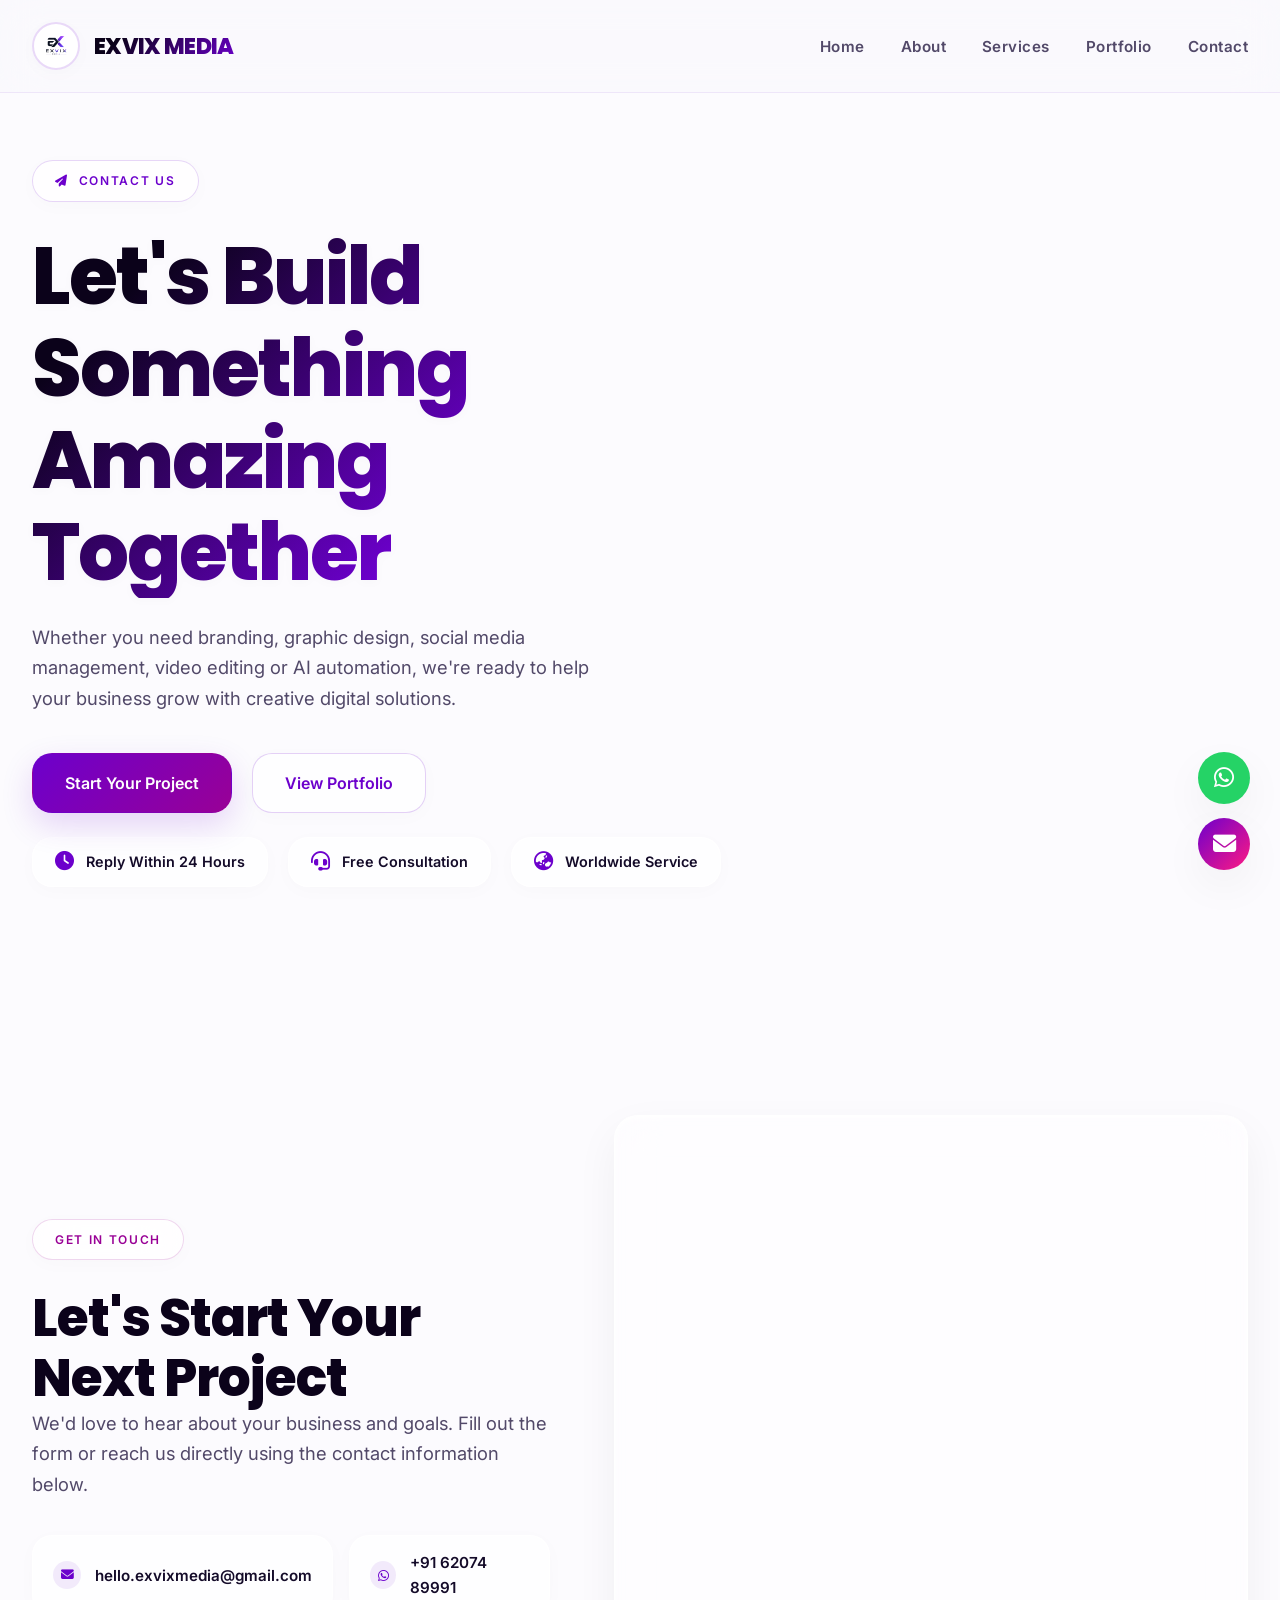
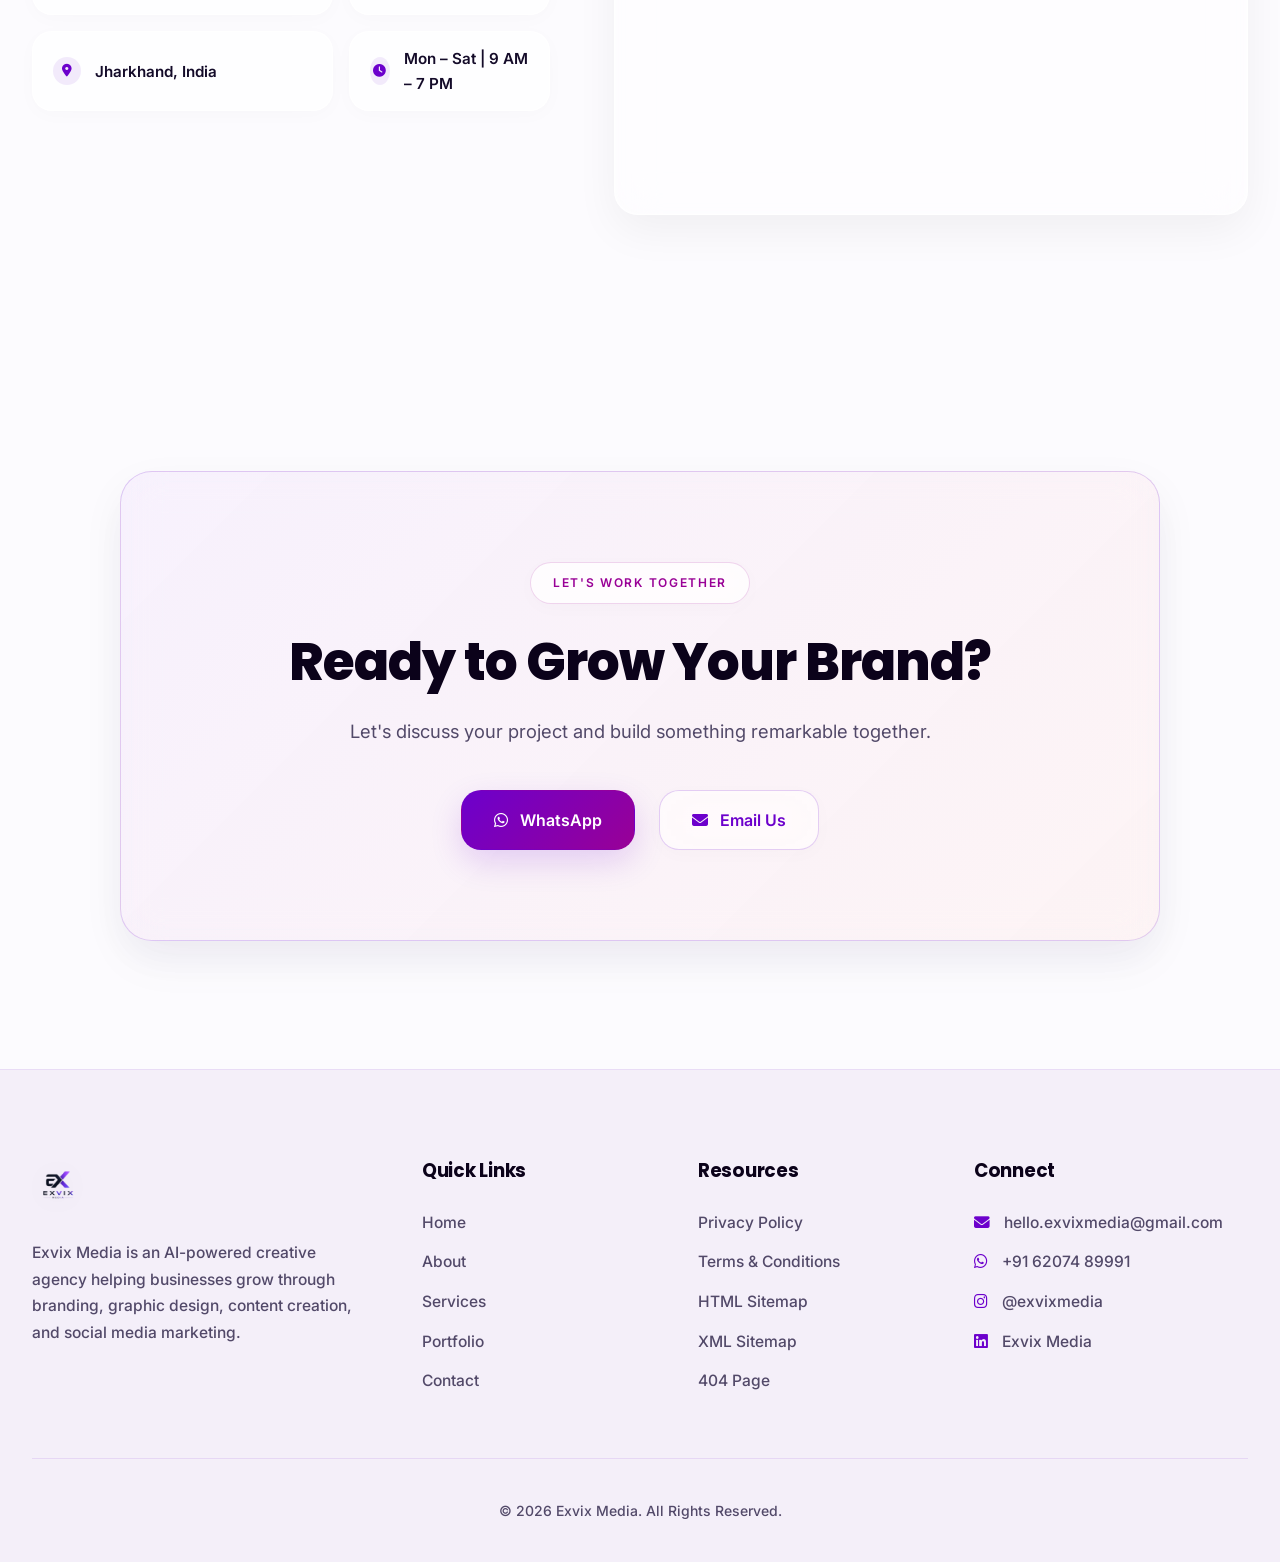
<file: contact.html>
<!DOCTYPE html>
<html lang="en">

<head>

<meta charset="UTF-8">

<meta name="viewport" content="width=device-width, initial-scale=1.0">

<meta name="description" content="Get in touch with Exvix Media for branding, graphic design, social media management, video editing and AI automation services.">

<meta name="keywords" content="Contact Exvix Media, Branding Agency, Graphic Design, AI Automation, Social Media Agency">

<meta name="author" content="Exvix Media">

<meta name="robots" content="index,follow">

<meta name="theme-color" content="#8100D1">

<title>Contact Us | Exvix Media</title>

<link rel="icon" href="assets/favicon.png">

<link rel="preconnect" href="https://fonts.googleapis.com">

<link rel="preconnect" href="https://fonts.gstatic.com" crossorigin>

<link href="https://fonts.googleapis.com/css2?family=Inter:wght@300;400;500;600;700;800&family=Poppins:wght@600;700;800&display=swap" rel="stylesheet">

<link rel="stylesheet" href="https://cdnjs.cloudflare.com/ajax/libs/font-awesome/6.7.2/css/all.min.css">

<link rel="stylesheet" href="style.css">

<link rel="apple-touch-icon" sizes="180x180" href="/apple-touch-icon.png">
<link rel="icon" type="image/png" sizes="32x32" href="/favicon-32x32.png">
<link rel="icon" type="image/png" sizes="16x16" href="/favicon-16x16.png">
<link rel="manifest" href="/site.webmanifest">
</head>

<body>

<!-- =========================
     Header
========================= -->

<header class="header">

<div class="container">

<a href="index.html" class="logo">

<img src="assets/logo.png" alt="Exvix Media Logo">

<span class="logo-text">Exvix Media</span>

</a>

<nav class="navbar">

<ul>

<li><a href="index.html">Home</a></li>

<li><a href="about.html">About</a></li>

<li><a href="services.html">Services</a></li>

<li><a href="portfolio.html">Portfolio</a></li>

<li><a href="contact.html" class="active">Contact</a></li>

</ul>

</nav>

<button class="menu-btn" id="menuBtn">

<i class="fa-solid fa-bars"></i>

</button>

</div>

</header>

<!-- =========================
     Hero
========================= -->

<main>

<section class="hero">

<div class="container">

<div class="hero-container">

<div class="hero-content">

<span class="hero-tag">

<i class="fa-solid fa-paper-plane"></i>

CONTACT US

</span>

<h1>

Let's Build Something Amazing Together

</h1>

<p>

Whether you need branding, graphic design,
social media management, video editing or AI
automation, we're ready to help your business
grow with creative digital solutions.

</p>

<div class="hero-buttons">

<a href="#contact-form" class="btn primary">

Start Your Project

</a>

<a href="portfolio.html" class="btn secondary">

View Portfolio

</a>

</div>

<div class="hero-features">

<div>

<i class="fa-solid fa-clock"></i>

<span>Reply Within 24 Hours</span>

</div>

<div>

<i class="fa-solid fa-headset"></i>

<span>Free Consultation</span>

</div>

<div>

<i class="fa-solid fa-earth-asia"></i>

<span>Worldwide Service</span>

</div>

</div>

</div>

</div>

</div>

</section>

<!--==================================
    Contact Section
===================================-->

<section class="section" id="contact-form">

    <div class="container">

        <div class="about-wrapper">

            <!-- Contact Information -->

            <div class="about-content">

                <span class="section-tag">
                    Get In Touch
                </span>

                <h2>
                    Let's Start Your Next Project
                </h2>

                <p>
                    We'd love to hear about your business and goals. Fill out the
                    form or reach us directly using the contact information below.
                </p>

                <div class="about-list">

                    <div class="about-item">
                        <i class="fa-solid fa-envelope"></i>
                        <span>hello.exvixmedia@gmail.com</span>
                    </div>

                    <div class="about-item">
                        <i class="fa-brands fa-whatsapp"></i>
                        <span>+91 62074 89991</span>
                    </div>

                    <div class="about-item">
                        <i class="fa-solid fa-location-dot"></i>
                        <span>Jharkhand, India</span>
                    </div>

                    <div class="about-item">
                        <i class="fa-solid fa-clock"></i>
                        <span>Mon – Sat | 9 AM – 7 PM</span>
                    </div>

                </div>

            </div>

            <!-- Contact Form -->

            <div class="glass-panel contact-form-wrapper">

                <div formsappId="6a5468b8f64cdda7dd8962c5"></div>

                <script
                    src="https://cdn.forms.app/embed.js"
                    type="text/javascript"
                    async
                    defer
                    onload="new formsapp('6a5468b8f64cdda7dd8962c5','standard',{'width':'100%','height':'700px','opacity':0},'https://do40ow7j.forms.app');">
                </script>

            </div>

        </div>

    </div>

</section>

    <!--==================================
        Contact CTA
    ===================================-->

    <section class="contact section" id="contact">

        <div class="container">

            <div class="contact-box">

                <span class="section-tag">
                    LET'S WORK TOGETHER
                </span>

                <h2>
                    Ready to Grow Your Brand?
                </h2>

                <p>
                    Let's discuss your project and build something remarkable
                    together.
                </p>

                <div class="contact-buttons">

                    <a href="https://wa.me/916207489991" class="btn primary">

                        <i class="fa-brands fa-whatsapp"></i>

                        WhatsApp

                    </a>

                    <a href="mailto:hello.exvixmedia@gmail.com" class="btn secondary">

                        <i class="fa-solid fa-envelope"></i>

                        Email Us

                    </a>

                </div>

            </div>

        </div>

    </section> 

        <!--==================================
        Footer
    ===================================-->

    <footer class="footer">

        <div class="container">

            <div class="footer-grid">

                <!-- Brand -->

                <div class="footer-about">

                    <img src="/assets/logo.png" alt="Exvix Media Logo" class="footer-logo">

                    <p>
                        Exvix Media is an AI-powered creative agency helping
                        businesses grow through branding, graphic design,
                        content creation, and social media marketing.
                    </p>

                </div>

            <!-- Quick Links -->
<div class="footer-links">
    <h3>Quick Links</h3>
    <ul>
        <li><a href="index.html">Home</a></li>
        <li><a href="about.html">About</a></li>
        <li><a href="services.html">Services</a></li>
        <li><a href="portfolio.html">Portfolio</a></li>
        <li><a href="contact.html">Contact</a></li>
    </ul>
</div>

<!-- Resources -->
<div class="footer-links">
    <h3>Resources</h3>
    <ul>
        <li><a href="privacy-policy.html">Privacy Policy</a></li>
        <li><a href="terms-and-conditions.html">Terms &amp; Conditions</a></li>
        <li><a href="sitemap.html">HTML Sitemap</a></li>
        <li><a href="sitemap.xml">XML Sitemap</a></li>
        <li><a href="404.html">404 Page</a></li>
    </ul>
</div>

                <!-- Contact -->

                <div class="footer-contact">

                    <h3>Connect</h3>

                    <ul>

                        <li>

                            <a href="mailto:hello.exvixmedia@gmail.com">

                                <i class="fa-solid fa-envelope"></i>

                                hello.exvixmedia@gmail.com

                            </a>

                        </li>

                        <li>

                            <a href="https://wa.me/916207489991">

                                <i class="fa-brands fa-whatsapp"></i>

                                +91 62074 89991

                            </a>

                        </li>

                        <li>

                            <a href="https://instagram.com/exvixmedia">

                                <i class="fa-brands fa-instagram"></i>

                                @exvixmedia

                            </a>

                        </li>

                        <li>

                            <a href="https://linkedin.com/company/exvixmedia">

                                <i class="fa-brands fa-linkedin"></i>

                                Exvix Media

                            </a>

                        </li>

                    </ul>

                </div>

            </div>

            <div class="footer-bottom">

                <p>

                    © 2026 Exvix Media. All Rights Reserved.

                </p>

            </div>

        </div>

    </footer>

    <!--==================================
        Back To Top
    ===================================-->

    <button id="backToTop" class="back-to-top">

        <i class="fa-solid fa-arrow-up"></i>

    </button>

    <!--==================================
        JavaScript
    ===================================-->

    <!-- AOS Animation -->

    <script src="https://unpkg.com/aos@2.3.4/dist/aos.js"></script>

    <!-- Main JS -->

    <script src="script.js"></script>

    <script>

        AOS.init({

            duration: 900,

            once: true,

            offset: 100

        });

    </script>
<!-- Floating Action Buttons -->

<div class="floating-buttons">

    <a href="https://wa.me/916207489991?text=Hi%20ExvixMedia!%20%F0%9F%91%8B%20I'm%20interested%20in%20your%20services.%20I'd%20like%20to%20book%20a%20free%20consultation%20and%20discuss%20my%20business.%20Please%20share%20the%20details." class="float-btn whatsapp" target="_blank">

        <i class="fa-brands fa-whatsapp"></i>

    </a>

    <a href="mailto:hello.exvixmedia@gmail.com" class="float-btn email">

        <i class="fa-solid fa-envelope"></i>

    </a>

</div>

<!-- Reading Progress Bar -->

<div id="progressBar"></div>
</body>

</html>
</file>
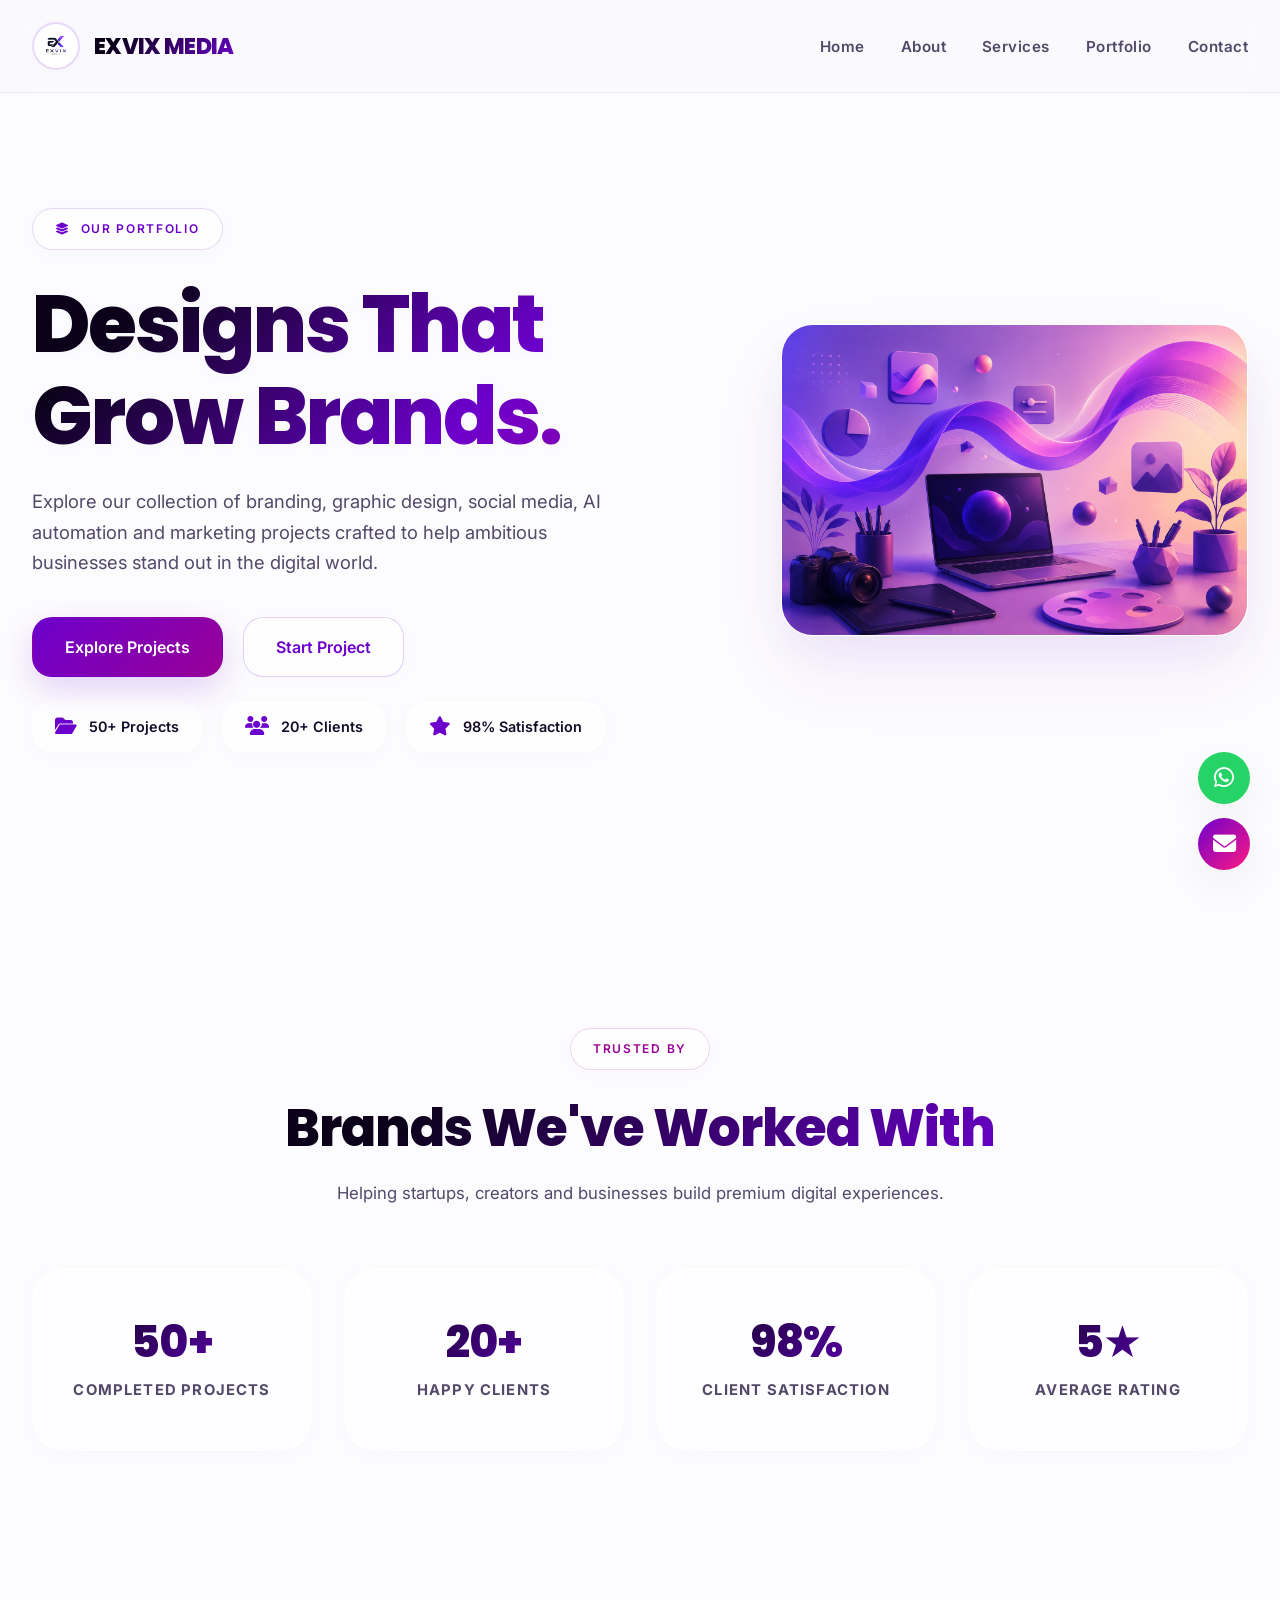
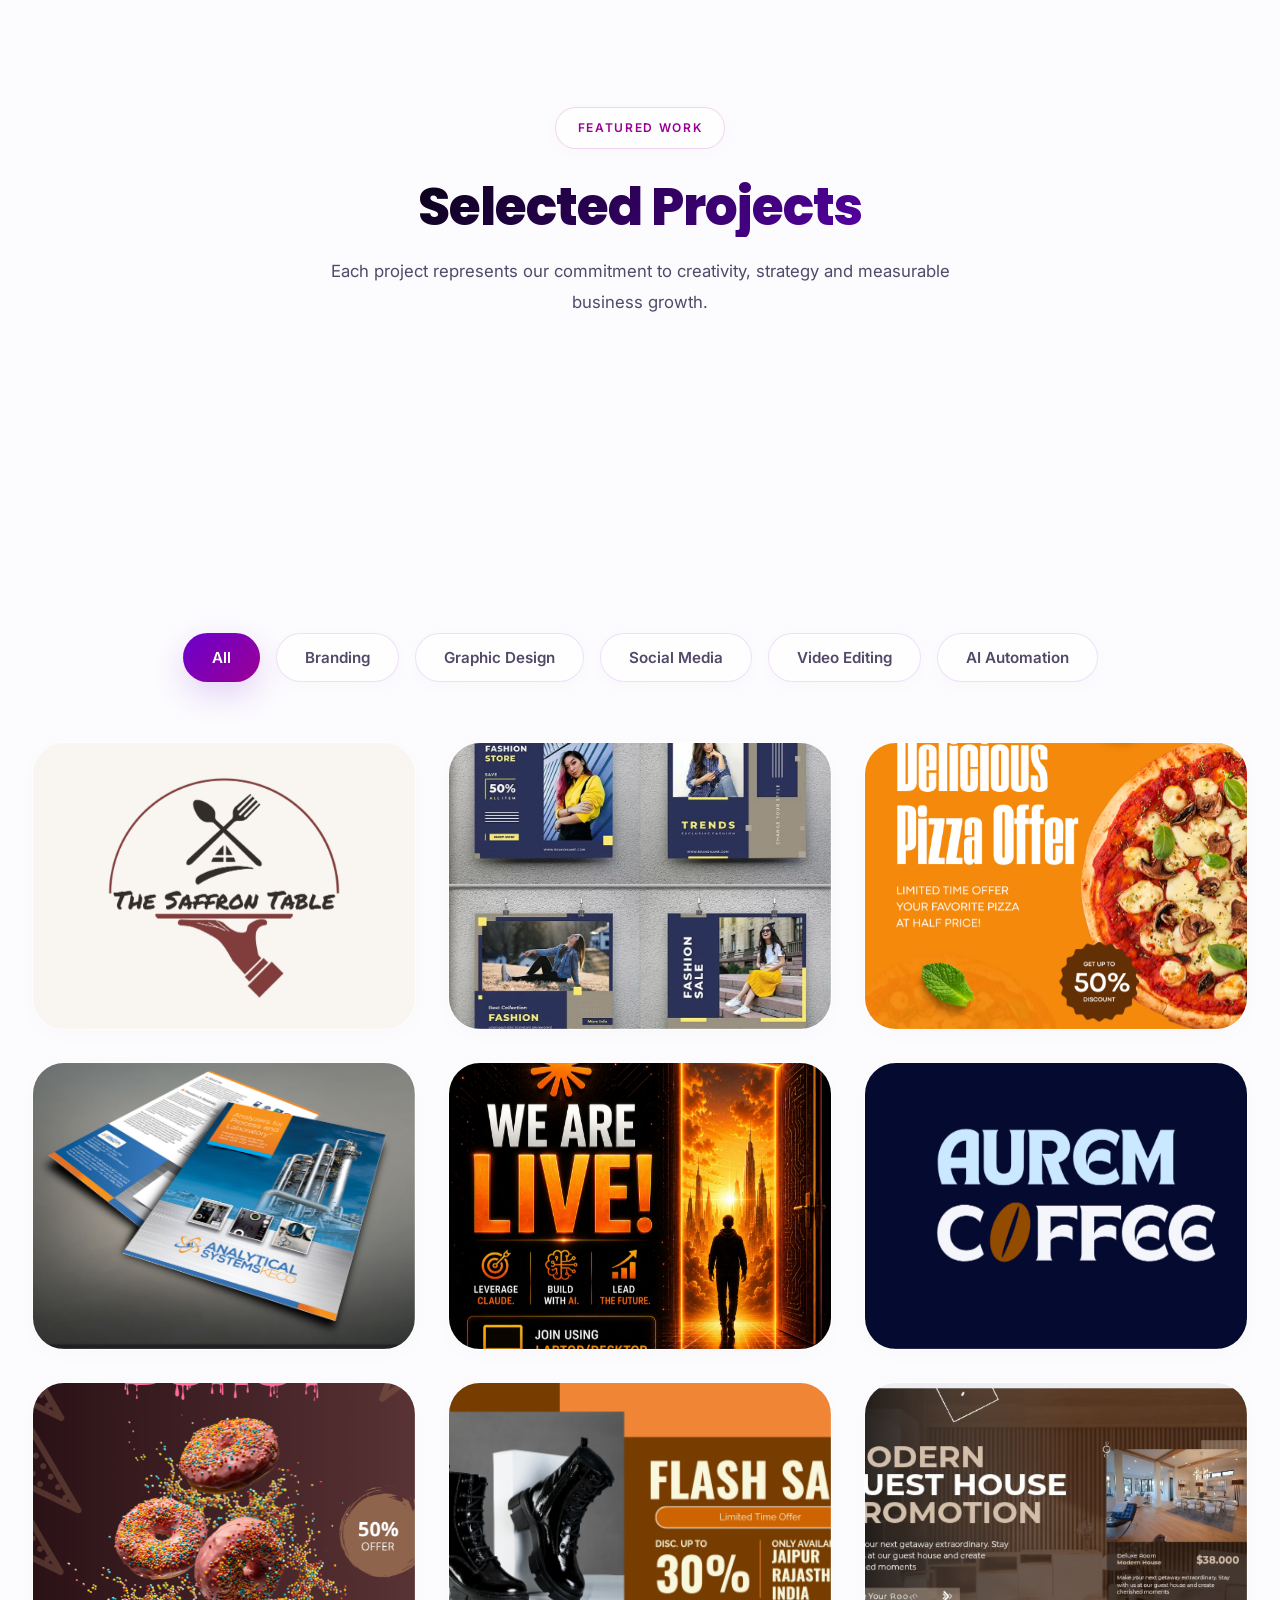
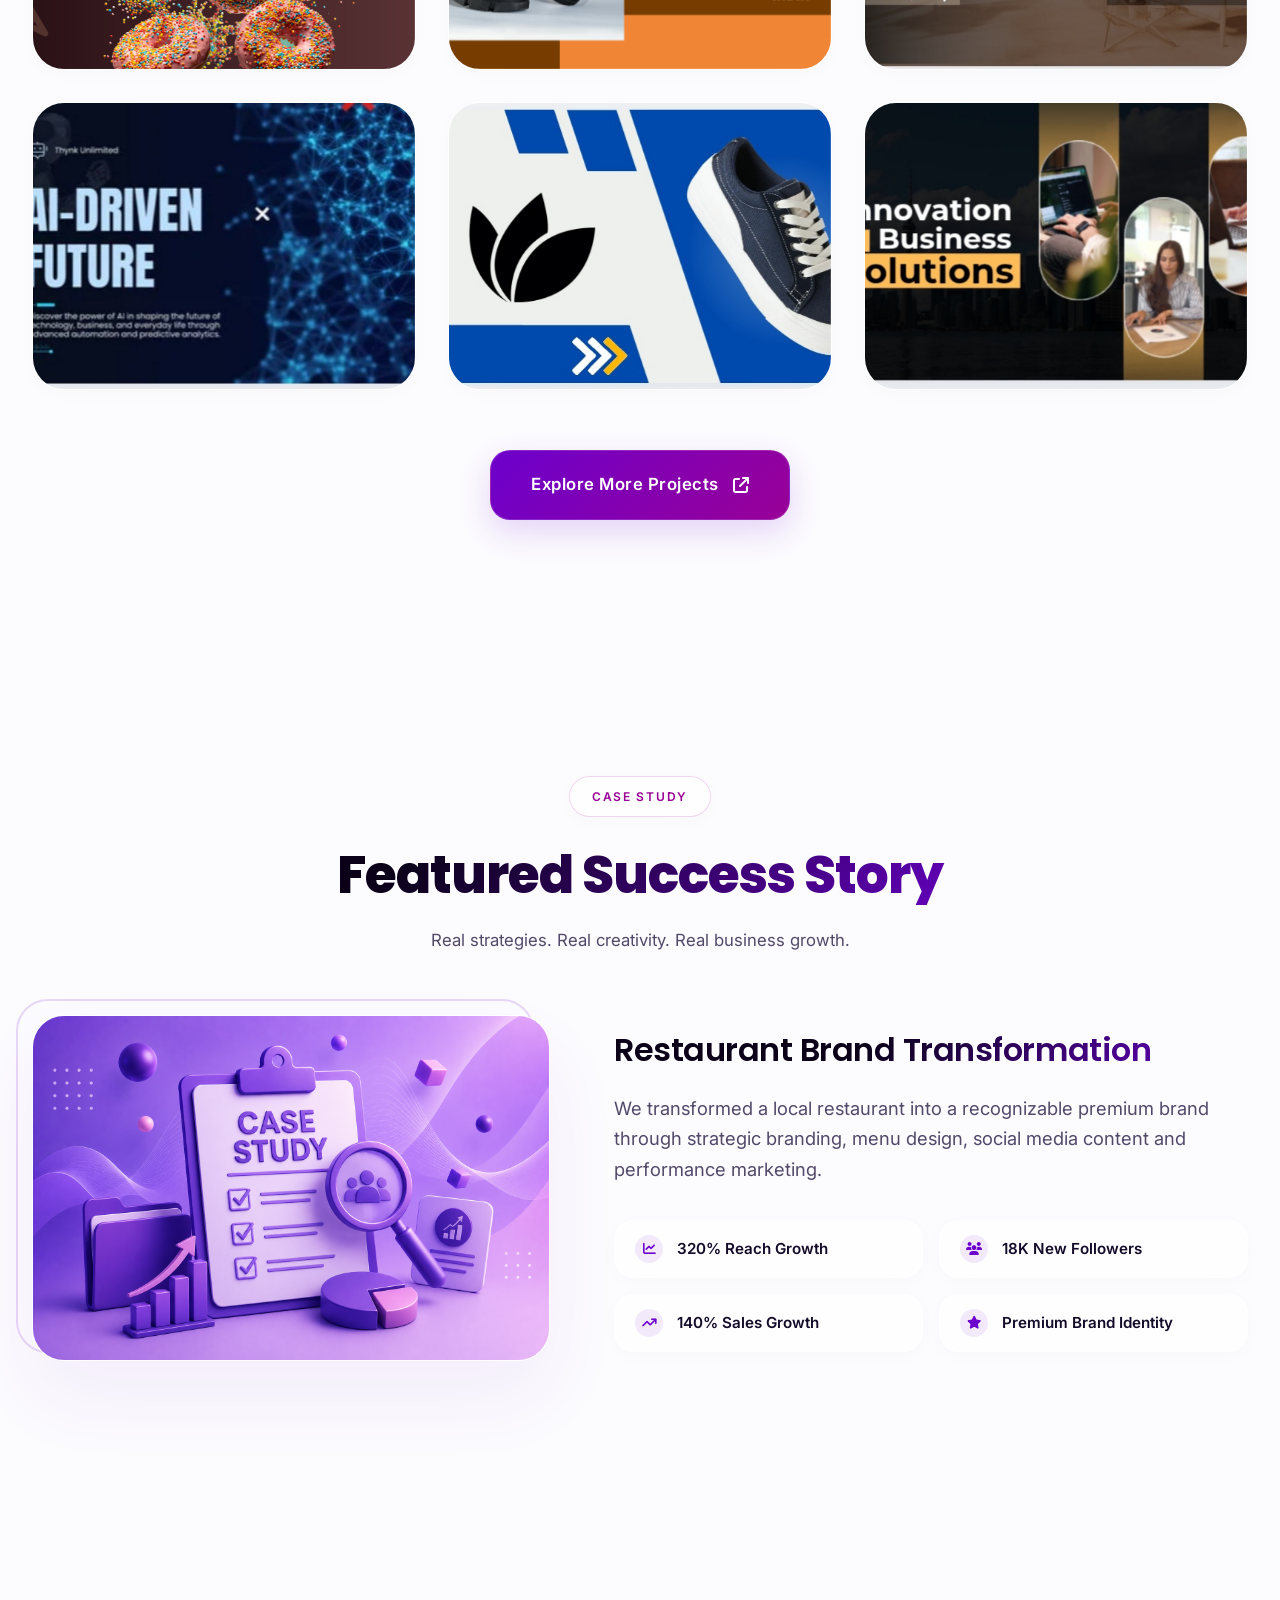
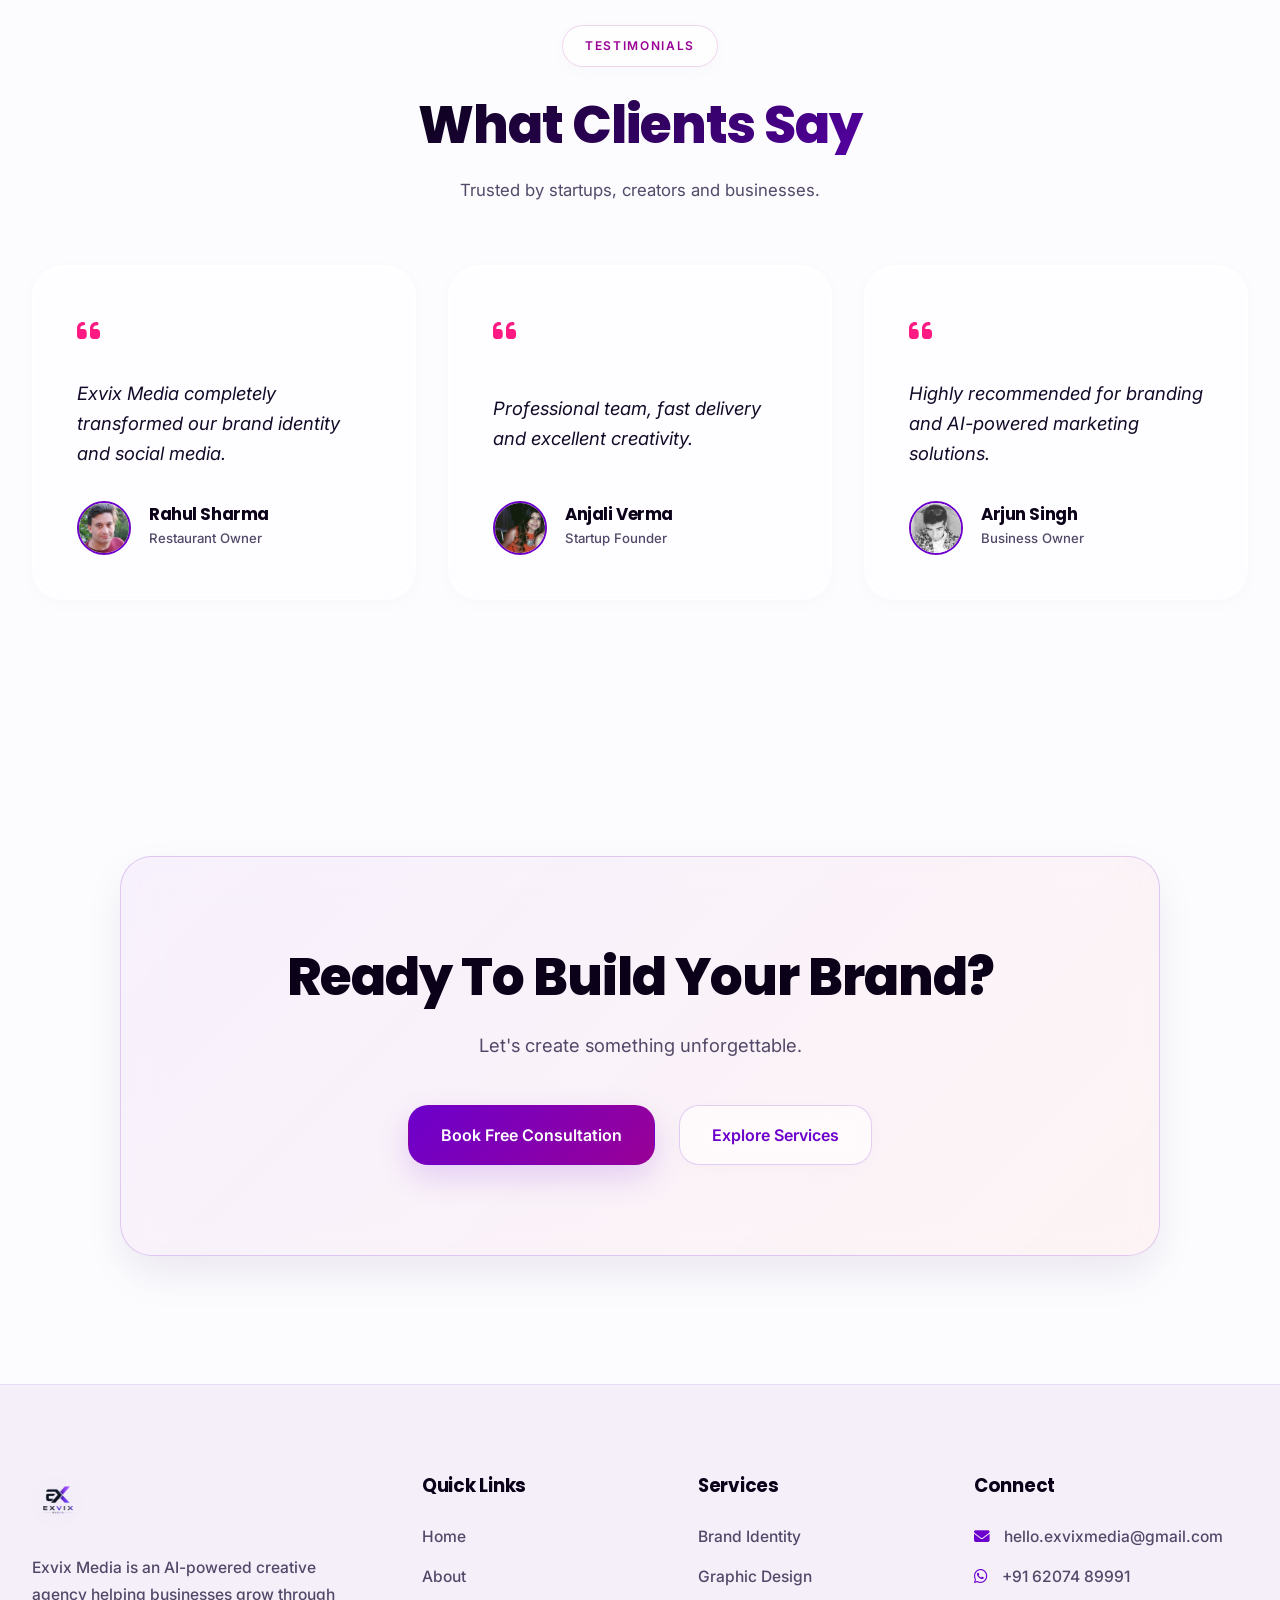
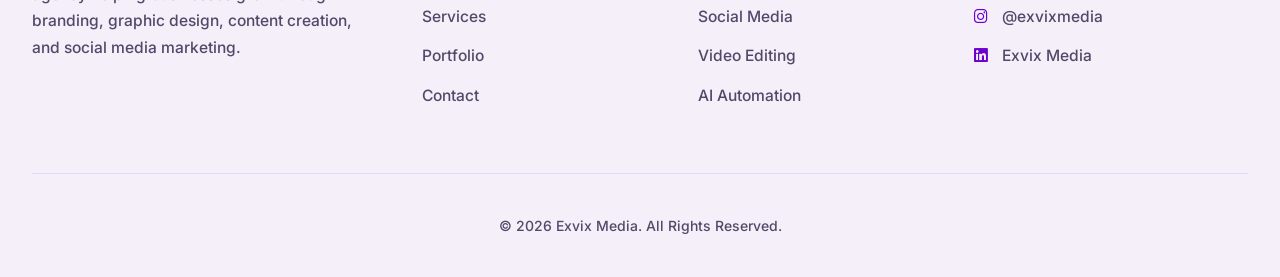
<file: portfolio.html>
<!DOCTYPE html>
<html lang="en">
<head>
<link rel="apple-touch-icon" sizes="180x180" href="/apple-touch-icon.png">
<link rel="icon" type="image/png" sizes="32x32" href="/favicon-32x32.png">
<link rel="icon" type="image/png" sizes="16x16" href="/favicon-16x16.png">
<link rel="manifest" href="/site.webmanifest">
  <head>

    <!-- Basic -->
    <meta charset="UTF-8">
    <meta name="viewport" content="width=device-width, initial-scale=1.0">

    <!-- SEO -->
    <title>Portfolio | Exvix Media – Creative Branding & Digital Marketing Projects</title>

    <meta name="description"
        content="Explore Exvix Media's portfolio featuring branding, graphic design, social media management, video editing, AI automation and digital marketing projects designed for modern businesses.">

    <meta name="keywords"
        content="Exvix Media, Portfolio, Branding, Graphic Design, Social Media, Video Editing, AI Automation, Digital Marketing Agency, Creative Agency">

    <meta name="author" content="Exvix Media">
    <meta name="robots" content="index,follow">
    <meta name="theme-color" content="#8100D1">

    <!-- Canonical -->
 

    <!-- Favicon -->
    <link rel="icon" type="image/png" href="assets/logo.png">

    <!-- Open Graph -->
    <meta property="og:type" content="website">
    <meta property="og:title"
        content="Portfolio | Exvix Media">

    <meta property="og:description"
        content="Discover branding, graphic design, social media, AI automation and creative marketing projects delivered by Exvix Media.">

    <meta property="og:image"
        content="/assets/portfolio-cover.jpg">

    <meta property="og:url"
        content="https://exvixmedia.com/portfolio.html">

    <meta property="og:site_name"
        content="Exvix Media">

    <!-- Twitter -->
    <meta name="twitter:card" content="summary_large_image">

    <meta name="twitter:title"
        content="Portfolio | Exvix Media">

    <meta name="twitter:description"
        content="Creative portfolio showcasing branding, graphic design, social media, AI automation and marketing projects.">

    <meta name="twitter:image"
        content="assets/portfolio-cover.jpg">

    <!-- Fonts -->
    <link rel="preconnect"
        href="https://fonts.googleapis.com">

    <link rel="preconnect"
        href="https://fonts.gstatic.com"
        crossorigin>

    <link href="https://fonts.googleapis.com/css2?family=Inter:wght@300;400;500;600;700;800&family=Poppins:wght@500;600;700;800&display=swap"
        rel="stylesheet">

    <!-- Font Awesome -->
    <link rel="stylesheet"
        href="https://cdnjs.cloudflare.com/ajax/libs/font-awesome/6.7.2/css/all.min.css">

    <!-- Main CSS -->
    <link rel="stylesheet" href="style.css">

</head>
<body>
  <!--========================
        Header
    =========================-->
<header class="header">
    <div class="container">
        
      <!-- Brand Logo & Text Element -->
<a href="#home" class="logo">
    <img src="assets/logo.png" alt="Exvix Media Logo">
    <span class="logo-text">Exvix Media</span>
</a>


        <nav class="navbar">
            <ul>
                <li><a href="index.html">Home</a></li>
                <li><a href="about.html">About</a></li>
                <li><a href=".services.html">Services</a></li>
                <li><a href="portfolio.html">Portfolio</a></li>
                <li><a href="contact.html">Contact</a></li>
            </ul>
        </nav>

        <button class="menu-btn" id="menuBtn" aria-label="Toggle Navigation Menu">
            <i class="fa-solid fa-bars"></i>
        </button>

    </div>
</header><!--==================================
    Portfolio Hero
===================================-->

<section class="hero portfolio-hero">

<div class="container">

<div class="hero-container">

<div class="hero-content">

<span class="hero-tag">

<i class="fa-solid fa-layer-group"></i>

OUR PORTFOLIO

</span>

<h1>

Designs That Grow
Brands.

</h1>

<p>

Explore our collection of branding, graphic design,
social media, AI automation and marketing projects
crafted to help ambitious businesses stand out in
the digital world.

</p>

<div class="hero-buttons">

<a href="#portfolio-grid" class="btn primary">

Explore Projects

</a>

<a href="contact.html" class="btn secondary">

Start Project

</a>

</div>

<div class="hero-features">

<div>

<i class="fa-solid fa-folder-open"></i>

<span>50+ Projects</span>

</div>

<div>

<i class="fa-solid fa-users"></i>

<span>20+ Clients</span>

</div>

<div>

<i class="fa-solid fa-star"></i>

<span>98% Satisfaction</span>

</div>

</div>

</div>

<div class="hero-image">

<img src="assets/portfolio-cover.jpg"

alt="Exvix Media Portfolio">

</div>

</div>

</div>

</section>



<!--==================================
    Trusted By
===================================-->

<section class="section">

<div class="container">

<div class="section-header">

<span class="section-tag">

Trusted By

</span>

<h2>

Brands We've Worked With

</h2>

<p>

Helping startups, creators and businesses
build premium digital experiences.

</p>

</div>

<div class="stats-grid">

<div class="stat-box">

<h2>50+</h2>

<p>Completed Projects</p>

</div>

<div class="stat-box">

<h2>20+</h2>

<p>Happy Clients</p>

</div>

<div class="stat-box">

<h2>98%</h2>

<p>Client Satisfaction</p>

</div>

<div class="stat-box">

<h2>5★</h2>

<p>Average Rating</p>

</div>

</div>

</div>

</section>



<!--==================================
    Portfolio Introduction
===================================-->

<section class="section">

<div class="container">

<div class="section-header">

<span class="section-tag">

Featured Work

</span>

<h2>

Selected Projects

</h2>

<p>

Each project represents our commitment
to creativity, strategy and measurable
business growth.

</p>

</div>

</div>

</section>



<!--==================================
    Portfolio Filter
===================================-->

<section id="portfolio-grid" class="section">

<div class="container">

<div class="portfolio-filter">

<button class="filter-btn active"
data-filter="all">

All

</button>

<button class="filter-btn"
data-filter="branding">

Branding

</button>

<button class="filter-btn"
data-filter="graphic">

Graphic Design

</button>

<button class="filter-btn"
data-filter="social">

Social Media

</button>

<button class="filter-btn"
data-filter="video">

Video Editing

</button>

<button class="filter-btn"
data-filter="ai">

AI Automation

</button>

</div>

<div class="portfolio-grid">
    <!-- ===============================
Portfolio Card 01
=============================== -->

<div class="portfolio-card" data-category="branding">

    <img src="assets/portfolio/project-1.png" alt="Restaurant Branding">

    <div class="portfolio-overlay">

        <span>Brand Identity</span>

        <h3>Restaurant Branding</h3>

        <p>Logo • Packaging • Menu • Social Media</p>

    </div>

</div>


<!-- 02 -->

<div class="portfolio-card" data-category="graphic">

    <img src="/assets/portfolio/project-6.png" alt="Corporate Brochure">

    <div class="portfolio-overlay">

        <span>Graphic Design</span>

        <h3>Corporate Brochure</h3>

        <p>Brochure • Flyer • Print Design</p>

    </div>

</div>


<!-- 03 -->

<div class="portfolio-card" data-category="social">

    <img src="assets/portfolio/project-3.png" alt="Instagram Campaign">

    <div class="portfolio-overlay">

        <span>Social Media</span>

        <h3>Instagram Campaign</h3>

        <p>Carousel • Reels • Story Design</p>

    </div>

</div>


<!-- 04 -->

<div class="portfolio-card" data-category="video">

    <img src="assets/portfolio/project-4.png" alt="Video Editing">

    <div class="portfolio-overlay">

        <span>Video Editing</span>

        <h3>Promotional Reel</h3>

        <p>Motion Graphics • Short Video</p>

    </div>

</div>


<!-- 05 -->

<div class="portfolio-card" data-category="ai">

    <img src="assets/portfolio/project-5.png" alt="AI Automation">

    <div class="portfolio-overlay">

        <span>AI Automation</span>

        <h3>Business Workflow</h3>

        <p>Automation • AI Tools</p>

    </div>

</div>


<!-- 06 -->

<div class="portfolio-card" data-category="branding">

    <img src="assets/portfolio/project-7.png" alt="Coffee Brand">

    <div class="portfolio-overlay">

        <span>Brand Identity</span>

        <h3>Coffee Brand</h3>

        <p>Packaging • Visual Identity</p>

    </div>

</div>


<!-- 07 -->

<div class="portfolio-card" data-category="graphic">

    <img src="assets/portfolio/project-8.png" alt="Poster Design">

    <div class="portfolio-overlay">

        <span>Graphic Design</span>

        <h3>Creative Poster</h3>

        <p>Advertising Campaign</p>

    </div>

</div>


<!-- 08 -->

<div class="portfolio-card" data-category="social">

    <img src="assets/portfolio/project-13.png" alt="Facebook Ads">

    <div class="portfolio-overlay">

        <span>Social Media</span>

        <h3>Facebook Ads</h3>

        <p>Lead Generation Campaign</p>

    </div>

</div>


<!-- 09 -->

<div class="portfolio-card" data-category="video">

    <img src="assets/portfolio/project-9.png" alt="YouTube Editing">

    <div class="portfolio-overlay">

        <span>Video Editing</span>

        <h3>YouTube Video</h3>

        <p>Editing • Motion Graphics</p>

    </div>

</div>


<!-- 10 -->

<div class="portfolio-card" data-category="ai">

    <img src="/assets/portfolio/project-11.png" alt="AI Chatbot">

    <div class="portfolio-overlay">

        <span>AI Automation</span>

        <h3>AI Chatbot</h3>

        <p>Customer Support Automation</p>

    </div>

</div>


<!-- 11 -->

<div class="portfolio-card" data-category="branding">

    <img src="assets/portfolio/project-10.png" alt="Luxury Branding">

    <div class="portfolio-overlay">

        <span>Brand Identity</span>

        <h3>Luxury Brand</h3>

        <p>Logo • Packaging • Marketing</p>

    </div>

</div>


<!-- 12 -->

<div class="portfolio-card" data-category="graphic">

    <img src="assets/portfolio/project-12.png" alt="Company Profile">

    <div class="portfolio-overlay">

        <span>Graphic Design</span>

        <h3>Company Profile</h3>

        <p>Corporate Presentation</p>

    </div>

</div>

</div>

</div>

        <div class="portfolio-cta">
            <a href="https://drive.google.com/drive/folders/1c92mTV4PcJhA5TAkL4DE_JzPVFVze5hW" 
               class="btn portfolio-btn" 
               target="_blank" 
               rel="noopener noreferrer">
                <span>Explore More Projects</span>
                <i class="fa-solid fa-arrow-up-right-from-square"></i>
            </a>
        </div>
</section>

<!--==================================
    Featured Case Study
===================================-->

<section class="section">

    <div class="container">

        <div class="section-header">

            <span class="section-tag">

                Case Study

            </span>

            <h2>

                Featured Success Story

            </h2>

            <p>

                Real strategies. Real creativity.
                Real business growth.

            </p>

        </div>

        <div class="about-wrapper">

            <div class="about-image">

                <img src="assets/case-study.png"
                     alt="Case Study">

            </div>

            <div class="about-content">

                <h3>

                    Restaurant Brand Transformation

                </h3>

                <p>

                    We transformed a local restaurant into a
                    recognizable premium brand through
                    strategic branding, menu design,
                    social media content and performance
                    marketing.

                </p>

                <div class="about-list">

                    <div class="about-item">

                        <i class="fa-solid fa-chart-line"></i>

                        <span>320% Reach Growth</span>

                    </div>

                    <div class="about-item">

                        <i class="fa-solid fa-users"></i>

                        <span>18K New Followers</span>

                    </div>

                    <div class="about-item">

                        <i class="fa-solid fa-arrow-trend-up"></i>

                        <span>140% Sales Growth</span>

                    </div>

                    <div class="about-item">

                        <i class="fa-solid fa-star"></i>

                        <span>Premium Brand Identity</span>

                    </div>

                </div>

            </div>

        </div>

    </div>

</section>



<!--==================================
    Testimonials
===================================-->

<section class="section">

<div class="container">

<div class="section-header">

<span class="section-tag">

Testimonials

</span>

<h2>

What Clients Say

</h2>

<p>

Trusted by startups,
creators and businesses.

</p>

</div>

<div class="testimonial-grid">

<div class="testimonial-card">

<div class="quote">

<i class="fa-solid fa-quote-left"></i>

</div>

<p>

Exvix Media completely transformed our
brand identity and social media.

</p>

<div class="client">

<img src="assets/client1.jpg">

<div>

<h4>Rahul Sharma</h4>

<span>Restaurant Owner</span>

</div>

</div>

</div>

<div class="testimonial-card">

<div class="quote">

<i class="fa-solid fa-quote-left"></i>

</div>

<p>

Professional team,
fast delivery and
excellent creativity.

</p>

<div class="client">

<img src="assets/client2.jpg">

<div>

<h4>Anjali Verma</h4>

<span>Startup Founder</span>

</div>

</div>

</div>

<div class="testimonial-card">

<div class="quote">

<i class="fa-solid fa-quote-left"></i>

</div>

<p>

Highly recommended for
branding and AI-powered
marketing solutions.

</p>

<div class="client">

<img src="assets/client3.jpg">

<div>

<h4>Arjun Singh</h4>

<span>Business Owner</span>

</div>

</div>

</div>

</div>

</div>

</section>



<!--==================================
    CTA
===================================-->

<section class="section">

<div class="container">

<div class="contact-box">

<h2>

Ready To Build Your Brand?

</h2>

<p>

Let's create something unforgettable.

</p>

<div class="contact-buttons">

<a href="contact.html"
class="btn primary">

Book Free Consultation

</a>

<a href="services.html"
class="btn secondary">

Explore Services

</a>

</div>

</div>

</div>

</section>

        <!--==================================
        Footer
    ===================================-->

    <footer class="footer">

        <div class="container">

            <div class="footer-grid">

                <!-- Brand -->

                <div class="footer-about">

                    <img src="/assets/logo.png" alt="Exvix Media Logo" class="footer-logo">

                    <p>
                        Exvix Media is an AI-powered creative agency helping
                        businesses grow through branding, graphic design,
                        content creation, and social media marketing.
                    </p>

                </div>

                <!-- Quick Links -->

                <div class="footer-links">

                    <h3>Quick Links</h3>

                    <ul>

                        <li><a href="#home">Home</a></li>

                        <li><a href="#about">About</a></li>

                        <li><a href="#services">Services</a></li>

                        <li><a href="#portfolio">Portfolio</a></li>

                        <li><a href="#contact">Contact</a></li>

                    </ul>

                </div>

                <!-- Services -->

                <div class="footer-links">

                    <h3>Services</h3>

                    <ul>

                        <li>Brand Identity</li>

                        <li>Graphic Design</li>

                        <li>Social Media</li>

                        <li>Video Editing</li>

                        <li>AI Automation</li>

                    </ul>

                </div>

                <!-- Contact -->

                <div class="footer-contact">

                    <h3>Connect</h3>

                    <ul>

                        <li>

                            <a href="mailto:hello.exvixmedia@gmail.com">

                                <i class="fa-solid fa-envelope"></i>

                                hello.exvixmedia@gmail.com

                            </a>

                        </li>

                        <li>

                            <a href="https://wa.me/916207489991">

                                <i class="fa-brands fa-whatsapp"></i>

                                +91 62074 89991

                            </a>

                        </li>

                        <li>

                            <a href="https://instagram.com/exvixmedia">

                                <i class="fa-brands fa-instagram"></i>

                                @exvixmedia

                            </a>

                        </li>

                        <li>

                            <a href="https://linkedin.com/company/exvixmedia">

                                <i class="fa-brands fa-linkedin"></i>

                                Exvix Media

                            </a>

                        </li>

                    </ul>

                </div>

            </div>

            <div class="footer-bottom">

                <p>

                    © 2026 Exvix Media. All Rights Reserved.

                </p>

            </div>

        </div>

    </footer>

    <!--==================================
        Back To Top
    ===================================-->

    <button id="backToTop" class="back-to-top">

        <i class="fa-solid fa-arrow-up"></i>

    </button>

    <!--==================================
        JavaScript
    ===================================-->

    <!-- AOS Animation -->

    <script src="https://unpkg.com/aos@2.3.4/dist/aos.js"></script>

    <!-- Main JS -->

    <script src="script.js"></script>

    <script>

        AOS.init({

            duration: 900,

            once: true,

            offset: 100

        });

    </script>
<!-- Floating Action Buttons -->

<div class="floating-buttons">

    <a href="https://wa.me/916207489991?text=Hi%20ExvixMedia!%20%F0%9F%91%8B%20I'm%20interested%20in%20your%20services.%20I'd%20like%20to%20book%20a%20free%20consultation%20and%20discuss%20my%20business.%20Please%20share%20the%20details." class="float-btn whatsapp" target="_blank">

        <i class="fa-brands fa-whatsapp"></i>

    </a>

    <a href="mailto:hello.exvixmedia@gmail.com" class="float-btn email">

        <i class="fa-solid fa-envelope"></i>

    </a>

</div>

<!-- Reading Progress Bar -->

<div id="progressBar"></div>
</body>

</html>
</file>
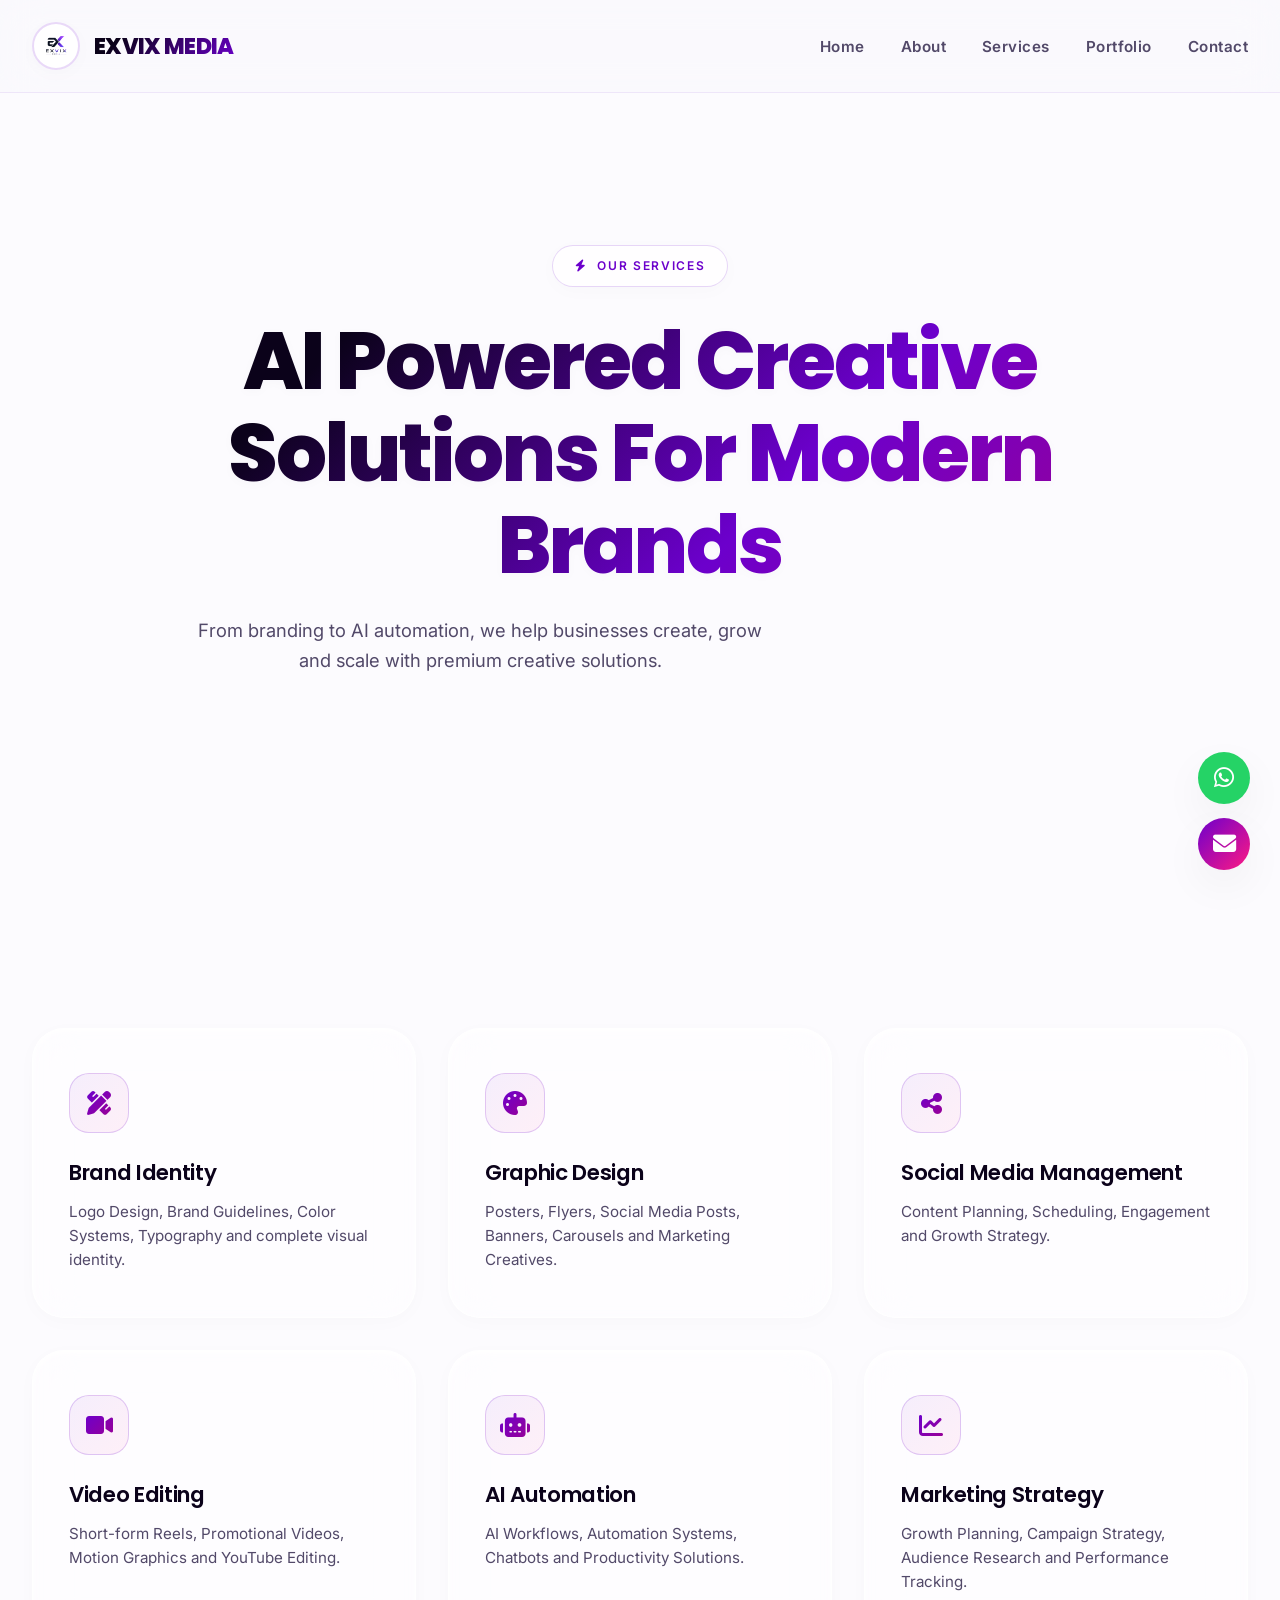
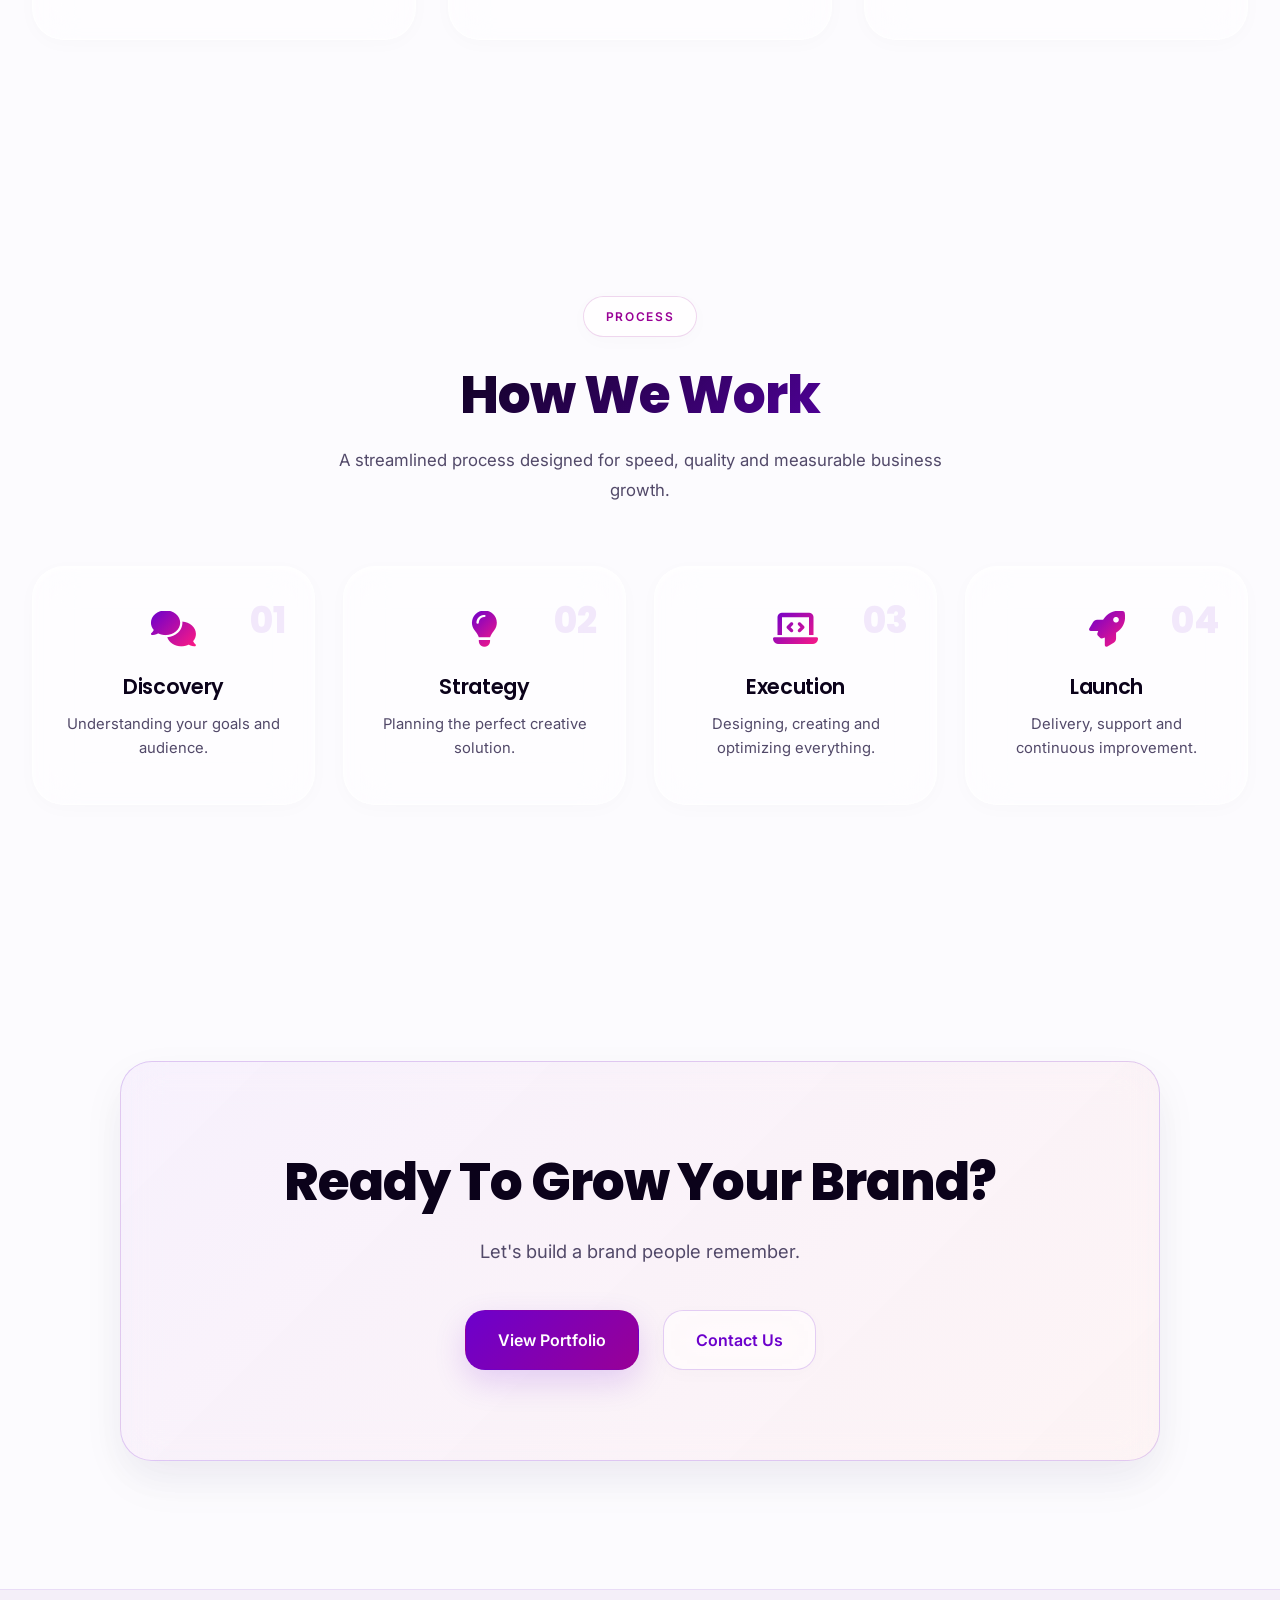
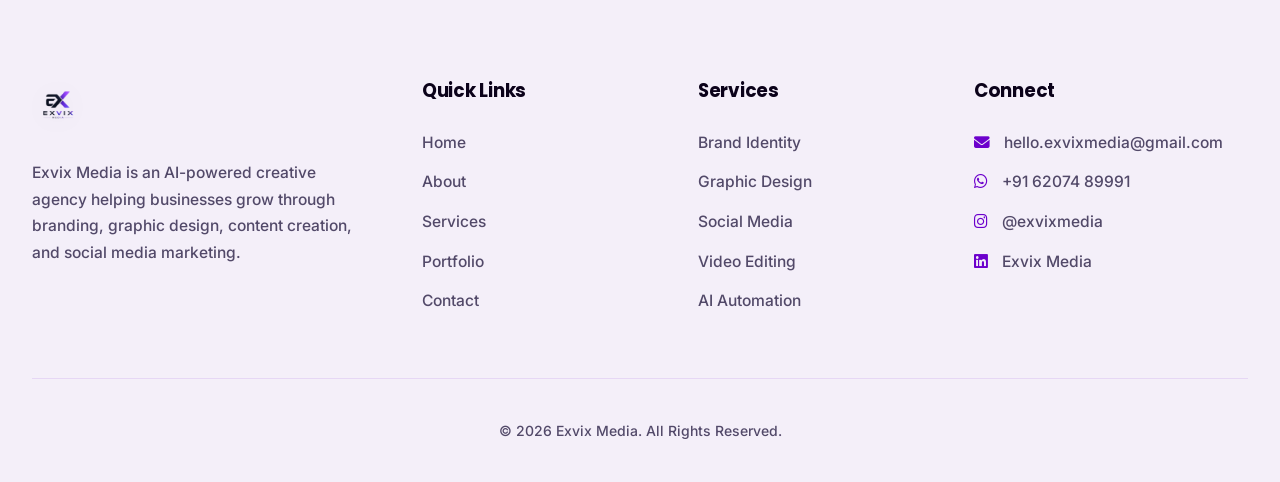
<file: services.html>
<!DOCTYPE html>
<html lang="en">

<head>
<meta charset="UTF-8">
<meta name="viewport" content="width=device-width, initial-scale=1.0">

<title>Services | Exvix Media</title>

<link rel="stylesheet" href="style.css">

<link rel="preconnect" href="https://fonts.googleapis.com">
<link rel="preconnect" href="https://fonts.gstatic.com" crossorigin>

<link href="https://fonts.googleapis.com/css2?family=Inter:wght@300;400;500;600;700;800&family=Poppins:wght@600;700;800&display=swap" rel="stylesheet">

<link rel="stylesheet" href="https://cdnjs.cloudflare.com/ajax/libs/font-awesome/6.7.2/css/all.min.css">
<link rel="apple-touch-icon" sizes="180x180" href="/apple-touch-icon.png">
<link rel="icon" type="image/png" sizes="32x32" href="/favicon-32x32.png">
<link rel="icon" type="image/png" sizes="16x16" href="/favicon-16x16.png">
<link rel="manifest" href="/site.webmanifest">
</head>

<body>

    <!--========================
        Header
    =========================-->
<header class="header">
    <div class="container">
        
      <!-- Brand Logo & Text Element -->
<a href="#home" class="logo">
    <img src="assets/logo.png" alt="Exvix Media Logo">
    <span class="logo-text">Exvix Media</span>
</a>


      
        <nav class="navbar">
            <ul>
                <li><a href="index.html">Home</a></li>
                <li><a href="about.html">About</a></li>
                <li><a href="services.html">Services</a></li>
                <li><a href="portfolio.html">Portfolio</a></li>
                <li><a href="contact.html">Contact</a></li>
            </ul>
        </nav>

        <button class="menu-btn" id="menuBtn" aria-label="Toggle Navigation Menu">
            <i class="fa-solid fa-bars"></i>
        </button>

    </div>
</header>

<section class="hero">

<div class="container">

<div class="hero-content" style="text-align:center;max-width:900px;margin:auto;">

<span class="hero-tag">
<i class="fa-solid fa-bolt"></i>
OUR SERVICES
</span>

<h1>AI Powered Creative Solutions For Modern Brands</h1>

<p>

From branding to AI automation, we help businesses create, grow and scale with premium creative solutions.

</p>

</div>

</div>

</section>



<section class="section">

<div class="container">

<div class="services-grid">

<div class="service-card">

<div class="service-icon">

<i class="fa-solid fa-pen-ruler"></i>

</div>

<h3>Brand Identity</h3>

<p>

Logo Design, Brand Guidelines, Color Systems, Typography and complete visual identity.

</p>

</div>



<div class="service-card">

<div class="service-icon">

<i class="fa-solid fa-palette"></i>

</div>

<h3>Graphic Design</h3>

<p>

Posters, Flyers, Social Media Posts, Banners, Carousels and Marketing Creatives.

</p>

</div>



<div class="service-card">

<div class="service-icon">

<i class="fa-solid fa-share-nodes"></i>

</div>

<h3>Social Media Management</h3>

<p>

Content Planning, Scheduling, Engagement and Growth Strategy.

</p>

</div>



<div class="service-card">

<div class="service-icon">

<i class="fa-solid fa-video"></i>

</div>

<h3>Video Editing</h3>

<p>

Short-form Reels, Promotional Videos, Motion Graphics and YouTube Editing.

</p>

</div>



<div class="service-card">

<div class="service-icon">

<i class="fa-solid fa-robot"></i>

</div>

<h3>AI Automation</h3>

<p>

AI Workflows, Automation Systems, Chatbots and Productivity Solutions.

</p>

</div>



<div class="service-card">

<div class="service-icon">

<i class="fa-solid fa-chart-line"></i>

</div>

<h3>Marketing Strategy</h3>

<p>

Growth Planning, Campaign Strategy, Audience Research and Performance Tracking.

</p>

</div>

</div>

</div>

</section>



<section class="section process">

<div class="container">

<div class="section-header">

<span class="section-tag">PROCESS</span>

<h2>How We Work</h2>

<p>

A streamlined process designed for speed, quality and measurable business growth.

</p>

</div>

<div class="process-grid">

<div class="process-card">

<i class="fa-solid fa-comments"></i>

<h3>Discovery</h3>

<p>Understanding your goals and audience.</p>

</div>

<div class="process-card">

<i class="fa-solid fa-lightbulb"></i>

<h3>Strategy</h3>

<p>Planning the perfect creative solution.</p>

</div>

<div class="process-card">

<i class="fa-solid fa-laptop-code"></i>

<h3>Execution</h3>

<p>Designing, creating and optimizing everything.</p>

</div>

<div class="process-card">

<i class="fa-solid fa-rocket"></i>

<h3>Launch</h3>

<p>Delivery, support and continuous improvement.</p>

</div>

</div>

</div>

</section>



<section class="section">

<div class="container">

<div class="contact-box">

<h2>Ready To Grow Your Brand?</h2>

<p>

Let's build a brand people remember.

</p>

<div class="contact-buttons">

<a href="portfolio.html" class="btn primary">View Portfolio</a>

<a href="contact.html" class="btn secondary">Contact Us</a>

</div>

</div>

</div>

</section>



        <!--==================================
        Footer
    ===================================-->

    <footer class="footer">

        <div class="container">

            <div class="footer-grid">

                <!-- Brand -->

                <div class="footer-about">

                    <img src="/assets/logo.png" alt="Exvix Media Logo" class="footer-logo">

                    <p>
                        Exvix Media is an AI-powered creative agency helping
                        businesses grow through branding, graphic design,
                        content creation, and social media marketing.
                    </p>

                </div>

                <!-- Quick Links -->

                <div class="footer-links">

                    <h3>Quick Links</h3>

                    <ul>

                        <li><a href="#home">Home</a></li>

                        <li><a href="#about">About</a></li>

                        <li><a href="#services">Services</a></li>

                        <li><a href="#portfolio">Portfolio</a></li>

                        <li><a href="#contact">Contact</a></li>

                    </ul>

                </div>

                <!-- Services -->

                <div class="footer-links">

                    <h3>Services</h3>

                    <ul>

                        <li>Brand Identity</li>

                        <li>Graphic Design</li>

                        <li>Social Media</li>

                        <li>Video Editing</li>

                        <li>AI Automation</li>

                    </ul>

                </div>

                <!-- Contact -->

                <div class="footer-contact">

                    <h3>Connect</h3>

                    <ul>

                        <li>

                            <a href="mailto:hello.exvixmedia@gmail.com">

                                <i class="fa-solid fa-envelope"></i>

                                hello.exvixmedia@gmail.com

                            </a>

                        </li>

                        <li>

                            <a href="https://wa.me/916207489991">

                                <i class="fa-brands fa-whatsapp"></i>

                                +91 62074 89991

                            </a>

                        </li>

                        <li>

                            <a href="https://instagram.com/exvixmedia">

                                <i class="fa-brands fa-instagram"></i>

                                @exvixmedia

                            </a>

                        </li>

                        <li>

                            <a href="https://linkedin.com/company/exvixmedia">

                                <i class="fa-brands fa-linkedin"></i>

                                Exvix Media

                            </a>

                        </li>

                    </ul>

                </div>

            </div>

            <div class="footer-bottom">

                <p>

                    © 2026 Exvix Media. All Rights Reserved.

                </p>

            </div>

        </div>

    </footer>

    <!--==================================
        Back To Top
    ===================================-->

    <button id="backToTop" class="back-to-top">

        <i class="fa-solid fa-arrow-up"></i>

    </button>

    <!--==================================
        JavaScript
    ===================================-->

    <!-- AOS Animation -->

    <script src="https://unpkg.com/aos@2.3.4/dist/aos.js"></script>

    <!-- Main JS -->

    <script src="script.js"></script>

    <script>

        AOS.init({

            duration: 900,

            once: true,

            offset: 100

        });

    </script>
<!-- Floating Action Buttons -->

<div class="floating-buttons">

    <a href="https://wa.me/916207489991?text=Hi%20ExvixMedia!%20%F0%9F%91%8B%20I'm%20interested%20in%20your%20services.%20I'd%20like%20to%20book%20a%20free%20consultation%20and%20discuss%20my%20business.%20Please%20share%20the%20details." class="float-btn whatsapp" target="_blank">

        <i class="fa-brands fa-whatsapp"></i>

    </a>

    <a href="mailto:hello.exvixmedia@gmail.com" class="float-btn email">

        <i class="fa-solid fa-envelope"></i>

    </a>

</div>

<!-- Reading Progress Bar -->

<div id="progressBar"></div>
</body>

</html>
</file>
<file: style.css>
/* ==========================================================================
   PART 1: PERFORMANCE ARCHITECTURE, DYNAMIC TOKENS & IMMERSIVE KEYFRAMES
   ========================================================================== */

:root {
  /* --- Chomatic Light-Room Brand Palette --- */
  --clr-primary: #6c00cc;        /* Pure High-Contrast Electric Violet */
  --clr-secondary: #990096;      /* Deep Ethereal Cosmic Fuchsia */
  --clr-accent-pink: #ff1a83;    /* Kinetic Hyper Pink */
  --clr-accent-coral: #ff8552;   /* Radiating Sunset Coral */
  
  /* --- Fluid Adaptive Surface Matrices --- */
  --bg-main: #fcfbfe;            /* Ultra-premium light satin canvas */
  --bg-card: rgba(255, 255, 255, 0.45);
  --bg-card-hover: rgba(255, 255, 255, 0.88);
  
  /* --- WCAG Conforming Typography Colors --- */
  --txt-pure: #0b021a;           /* Obsidian-Purple heading tone */
  --txt-bright: #140b29;         /* High-readability content text */
  --txt-muted: #524969;          /* Subdued structural description slate */
  
  /* --- Advanced Glassmorphism Engineering --- */
  --glass-blur: blur(20px) saturate(210%);
  --glass-border: 1px solid rgba(255, 255, 255, 0.75);
  --glass-border-hover: 1px solid rgba(108, 0, 204, 0.28);
  --glass-glow: inset 0 2px 4px rgba(255, 255, 255, 0.95);
  
  /* --- Volumetric Physics Shadows --- */
  --shadow-sm: 0 4px 20px rgba(11, 2, 26, 0.02);
  --shadow-md: 0 16px 44px rgba(11, 2, 26, 0.05);
  --shadow-lg: 0 36px 80px rgba(108, 0, 204, 0.06);
  --glow-primary: 0 12px 32px rgba(108, 0, 204, 0.16);
  --glow-accent: 0 12px 32px rgba(255, 26, 131, 0.12);

  /* --- Motion Mechanics & Curvatures --- */
  --radius-sm: 10px;
  --radius-md: 20px;
  --radius-lg: 32px;
  --radius-full: 9999px;
  --ease-spring: cubic-bezier(0.68, -0.6, 0.32, 1.6); /* Bouncy micro-interactions */
  --ease-smooth: cubic-bezier(0.16, 1, 0.3, 1);       /* Cinematic swift movement */
  --transition-fast: 0.3s var(--ease-smooth);
  --transition-interactive: 0.45s var(--ease-spring);
  --transition-slow: 0.8s var(--ease-smooth);
}

/* ==========================================================================
   CINEMATIC CORE KEYFRAME ANIMATIONS
   ========================================================================== */

/* --- Ambient Floating Elements --- */
@keyframes floatDynamic {
  0% { transform: translateY(0px) rotate(0deg); }
  50% { transform: translateY(-15px) rotate(1deg); }
  100% { transform: translateY(0px) rotate(0deg); }
}

@keyframes floatDynamicReverse {
  0% { transform: translateY(0px) rotate(0deg); }
  50% { transform: translateY(15px) rotate(-1deg); }
  100% { transform: translateY(0px) rotate(0deg); }
}

/* --- Entrance Revelations --- */
@keyframes revealFadeUp {
  0% { opacity: 0; transform: translateY(40px); filter: blur(4px); }
  100% { opacity: 1; transform: translateY(0); filter: blur(0); }
}

@keyframes revealFadeRight {
  0% { opacity: 0; transform: translateX(-40px); }
  100% { opacity: 1; transform: translateX(0); }
}

/* --- Infinite Pulse Gels --- */
@keyframes pulseGlow {
  0% { transform: scale(1) rotate(0deg); opacity: 0.12; }
  50% { transform: scale(1.08) rotate(180deg); opacity: 0.18; }
  100% { transform: scale(1) rotate(360deg); opacity: 0.12; }
}

/* ==========================================================================
   GLOBAL RESET, LAYOUT ANCHORS & MESH INJECTIONS
   ========================================================================== */
*, *::before, *::after {
  box-sizing: border-box;
  margin: 0;
  padding: 0;
  -webkit-font-smoothing: antialiased;
  -moz-osx-font-smoothing: grayscale;
}

html {
  scroll-behavior: smooth;
  font-size: 100%;
  overflow-x: hidden;
  background-color: var(--bg-main);
}

body {
  font-family: 'Inter', system-ui, -apple-system, sans-serif;
  color: var(--txt-bright);
  background-color: var(--bg-main);
  line-height: 1.65;
  overflow-x: hidden;
  position: relative;
  font-weight: 400;
}

/* --- Fluid Chromatic Mesh Underlays (Performance-Optimized) --- */
body::before, body::after {
  content: '';
  position: absolute;
  width: min(85vw, 900px);
  height: min(85vw, 900px);
  border-radius: 50%;
  filter: blur(140px);
  z-index: -1;
  pointer-events: none;
  animation: pulseGlow 25s linear infinite;
  will-change: transform, opacity;
}

body::before {
  top: -10%;
  left: -15%;
  background: linear-gradient(135deg, var(--clr-primary), var(--clr-accent-coral));
}

body::after {
  top: 40%;
  right: -15%;
  background: linear-gradient(135deg, var(--clr-secondary), var(--clr-accent-pink));
  animation-duration: 35s;
  animation-direction: reverse;
}

/* --- User Selection Styling --- */
::selection {
  background-color: var(--clr-primary);
  color: #ffffff;
}

/* --- Minimal Fluid Scrollbars --- */
::-webkit-scrollbar {
  width: 8px;
  height: 8px;
}
::-webkit-scrollbar-track {
  background: var(--bg-main);
}
::-webkit-scrollbar-thumb {
  background: rgba(11, 2, 26, 0.08);
  border-radius: var(--radius-full);
  border: 2px solid var(--bg-main);
  transition: var(--transition-fast);
}
::-webkit-scrollbar-thumb:hover {
  background: linear-gradient(var(--clr-primary), var(--clr-accent-pink));
}

/* ==========================================================================
   PART 2: TYPOGRAPHY ENGINE, SCANNABLE LAYOUT CONTAINERS & KINETIC UTILITIES
   ========================================================================== */

/* --- Typography System (Fluid Viewport Scale & Responsive Tracking) --- */
h1, h2, h3, h4 {
  font-family: 'Poppins', system-ui, -apple-system, sans-serif;
  color: var(--txt-pure);
  font-weight: 700;
  line-height: 1.15;
  letter-spacing: -0.025em;
  will-change: transform;
}

h1 {
  /* Fluid scaling matching mobile viewport boundaries smoothly up to desktop */
  font-size: clamp(2.5rem, 6vw + 1rem, 5rem);
  font-weight: 800;
}

h2 {
  font-size: clamp(1.85rem, 4vw + 0.75rem, 3.25rem);
  font-weight: 800;
  letter-spacing: -0.02em;
}

h3 {
  font-size: clamp(1.35rem, 2vw + 0.75rem, 2rem);
  font-weight: 600;
  letter-spacing: -0.015em;
}

p {
  color: var(--txt-muted);
  font-size: clamp(0.95rem, 0.4vw + 0.85rem, 1.15rem);
  font-weight: 400;
  line-height: 1.65;
}

a {
  text-decoration: none;
  color: inherit;
  transition: var(--transition-fast);
}

/* --- Layout Architecture & Structural Isolation --- */
.container {
  width: 100%;
  max-width: 1300px;
  margin: 0 auto;
  padding: 0 32px;
  /* Protect mobile layouts from breaking container paddings */
  box-sizing: border-box;
}

.section {
  padding: clamp(80px, 10vw, 140px) 0;
  position: relative;
  z-index: 2;
}

.section-header {
  text-align: center;
  max-width: 760px;
  margin: 0 auto clamp(40px, 6vw, 80px) auto;
  opacity: 0;
  animation: revealFadeUp 0.8s var(--ease-smooth) forwards;
}

.section-header h2 {
  margin-bottom: 20px;
  background: linear-gradient(135deg, var(--txt-pure) 20%, var(--clr-primary) 100%);
  -webkit-background-clip: text;
  -webkit-text-fill-color: transparent;
}

/* --- Crystal Glassmorphism Utility --- */
.glass-panel {
  background: var(--bg-card);
  backdrop-filter: var(--glass-blur);
  -webkit-backdrop-filter: var(--glass-blur);
  border: var(--glass-border);
  box-shadow: var(--glass-glow), var(--shadow-md);
  border-radius: var(--radius-md);
  transition: 
    border var(--transition-fast), 
    background var(--transition-fast), 
    transform var(--transition-interactive), 
    box-shadow var(--transition-interactive);
  will-change: transform, box-shadow, background-color;
}

.glass-panel:hover {
  background: var(--bg-card-hover);
  border: var(--glass-border-hover);
  transform: translateY(-8px) scale(1.01);
  box-shadow: 0 24px 55px rgba(11, 2, 26, 0.06);
}

/* --- Dynamic Adaptive Interface Tags --- */
.hero-tag, .section-tag {
  display: inline-flex;
  align-items: center;
  gap: 10px;
  padding: 10px 22px;
  font-size: 0.75rem;
  font-weight: 600;
  letter-spacing: 0.14em;
  text-transform: uppercase;
  background: rgba(255, 255, 255, 0.8);
  border: 1px solid rgba(108, 0, 204, 0.16);
  backdrop-filter: var(--glass-blur);
  -webkit-backdrop-filter: var(--glass-blur);
  border-radius: var(--radius-full);
  color: var(--clr-primary);
  box-shadow: var(--shadow-sm);
  margin-bottom: 28px;
  transition: var(--transition-fast);
}

.hero-tag:hover, .section-tag:hover {
  border-color: var(--clr-accent-pink);
  transform: scale(1.04);
}

.section-tag {
  color: var(--clr-secondary);
  border-color: rgba(153, 0, 150, 0.16);
}

/* --- Universal Kinetic Progress Indicator --- */
#progressBar {
  position: fixed;
  top: 0;
  left: 0;
  height: 4px;
  background: linear-gradient(90deg,
    var(--clr-primary),
    var(--clr-secondary),
    var(--clr-accent-pink),
    var(--clr-accent-coral)
  );
  width: 0%;
  z-index: 10000;
  border-bottom-right-radius: var(--radius-full);
  transition: width 0.1s linear;
}


/* ==========================================================================
   PART 3: CRYSTALLINE HEADER NAVIGATION & DYNAMIC INTERACTIVE HERO
   ========================================================================== */

/* --- Executive Crystalline Header Engine --- */
.header {
  position: fixed;
  top: 0;
  left: 0;
  width: 100%;
  z-index: 2000;
  background: rgba(252, 251, 254, 0.6);
  backdrop-filter: var(--glass-blur);
  -webkit-backdrop-filter: var(--glass-blur);
  border-bottom: 1px solid rgba(108, 0, 204, 0.08);
  padding: 22px 0;
  transition: padding var(--transition-fast), background var(--transition-fast), box-shadow var(--transition-fast);
  will-change: padding, background-color;
}

.header.sticky, .header.scrolled {
  padding: 14px 0;
  background: rgba(255, 255, 255, 0.94);
  border-bottom-color: rgba(108, 0, 204, 0.12);
  box-shadow: var(--shadow-sm);
}

.header .container {
  display: flex;
  align-items: center;
  justify-content: space-between;
}

/* --- Premium Logo Architecture & Kinetics --- */
.logo {
  display: inline-flex;
  align-items: center;
  gap: 14px;
  text-decoration: none;
  z-index: 2005;
}

.logo img {
  height: 48px;
  width: 48px;
  border-radius: 50%;
  object-fit: cover;
  display: block;
  background: #ffffff;
  border: 2px solid rgba(108, 0, 204, 0.15);
  box-shadow: var(--shadow-sm), inset 0 1.5px 3px rgba(255, 255, 255, 0.9);
  padding: 4px;
  transition: transform var(--transition-interactive), border-color var(--transition-fast), box-shadow var(--transition-fast);
  will-change: transform;
}

.logo-text {
  font-family: 'Poppins', sans-serif;
  font-size: 1.4rem;
  font-weight: 800;
  letter-spacing: -0.03em;
  text-transform: uppercase;
  background: linear-gradient(135deg, var(--txt-pure) 20%, var(--clr-primary) 100%);
  -webkit-background-clip: text;
  -webkit-text-fill-color: transparent;
  transition: transform var(--transition-fast), filter var(--transition-fast);
}

.logo:hover img {
  transform: scale(1.1) rotate(8deg);
  border-color: var(--clr-accent-pink);
  box-shadow: 0 0 20px rgba(255, 26, 131, 0.3);
}

.logo:hover .logo-text {
  background: linear-gradient(135deg, var(--clr-primary) 0%, var(--clr-accent-coral) 100%);
  -webkit-background-clip: text;
  -webkit-text-fill-color: transparent;
  filter: drop-shadow(0 4px 10px rgba(108, 0, 204, 0.15));
}

.logo:active img {
  transform: scale(0.94);
}

/* --- Navigation Links & Custom Micro-Indicators --- */
.navbar ul {
  display: flex;
  list-style: none;
  gap: 36px;
  align-items: center;
}

.navbar a {
  font-size: 0.95rem;
  font-weight: 600;
  color: var(--txt-muted);
  letter-spacing: 0.03em;
  padding: 8px 0;
  position: relative;
}

.navbar a::after {
  content: '';
  position: absolute;
  bottom: 0;
  left: 0;
  width: 0;
  height: 2.5px;
  border-radius: var(--radius-full);
  background: linear-gradient(90deg, var(--clr-primary), var(--clr-accent-pink));
  box-shadow: 0 2px 8px rgba(108, 0, 204, 0.35);
  transition: width var(--transition-fast);
}

.navbar a:hover,
.navbar a.active {
  color: var(--clr-primary);
}

.navbar a:hover::after,
.navbar a.active::after {
  width: 100%;
}

/* --- Mobile Menu Toggle Button (Hardware Accelerated) --- */
.menu-btn {
  display: none; /* Controlled by breakpoint rules in part 5 */
  background: var(--bg-card);
  border: 1px solid rgba(108, 0, 204, 0.16);
  color: var(--txt-pure);
  padding: 10px 14px;
  border-radius: var(--radius-sm);
  cursor: pointer;
  font-size: 1.35rem;
  backdrop-filter: var(--glass-blur);
  box-shadow: var(--shadow-sm);
  transition: transform var(--transition-fast), border-color var(--transition-fast), background var(--transition-fast);
  z-index: 2005;
  will-change: transform;
}

.menu-btn:hover {
  background: var(--bg-card-hover);
  border-color: var(--clr-accent-pink);
  transform: scale(1.05);
}

.menu-btn:active {
  transform: scale(0.95);
}

/* ==========================================================================
   DYNAMIC INTERACTIVE HERO ENGINE
   ========================================================================== */
.hero {
  min-height: 100vh;
  display: flex;
  align-items: center;
  padding-top: clamp(120px, 15vw, 160px);
  padding-bottom: clamp(60px, 8vw, 100px);
  position: relative;
  overflow: hidden;
}

.hero-container {
  display: grid;
  grid-template-columns: 1.2fr 0.8fr;
  gap: 48px;
  align-items: center;
}

.hero-content {
  opacity: 0;
  animation: revealFadeRight 0.8s var(--ease-smooth) forwards;
}

.hero-content h1 {
  margin-bottom: 24px;
  background: linear-gradient(135deg, var(--txt-pure) 15%, var(--clr-primary) 65%, var(--clr-secondary) 100%);
  -webkit-background-clip: text;
  -webkit-text-fill-color: transparent;
  filter: drop-shadow(0 2px 4px rgba(11, 2, 26, 0.02));
}

.hero-content p {
  margin-bottom: 40px;
  max-width: 580px;
}

/* --- Structural Button Array --- */
.hero-buttons {
  display: flex;
  gap: 20px;
  margin-bottom: 24px;
}

.btn {
  display: inline-flex;
  align-items: center;
  justify-content: center;
  gap: 12px;
  padding: 16px 32px;
  font-size: 1rem;
  font-weight: 600;
  border-radius: var(--radius-md);
  cursor: pointer;
  position: relative;
  z-index: 1;
  overflow: hidden;
  box-shadow: var(--shadow-sm);
  transition: transform var(--transition-fast), box-shadow var(--transition-fast), border-color var(--transition-fast);
  will-change: transform, box-shadow;
}

.btn.primary {
  background: linear-gradient(135deg, var(--clr-primary), var(--clr-secondary));
  color: #ffffff;
  box-shadow: var(--glow-primary);
  border: 1px solid transparent;
}

.btn.primary::before {
  content: '';
  position: absolute;
  top: 0;
  left: 0;
  width: 100%;
  height: 100%;
  background: linear-gradient(135deg, var(--clr-accent-pink), var(--clr-accent-coral));
  opacity: 0;
  z-index: -1;
  transition: opacity var(--transition-fast);
}

.btn.primary:hover::before {
  opacity: 1;
}

.btn.primary:hover {
  transform: translateY(-3px);
  box-shadow: 0 12px 26px rgba(255, 26, 131, 0.35);
}

.btn.secondary {
  background: rgba(255, 255, 255, 0.7);
  border: 1px solid rgba(108, 0, 204, 0.18);
  backdrop-filter: var(--glass-blur);
  -webkit-backdrop-filter: var(--glass-blur);
  color: var(--clr-primary);
}

.btn.secondary:hover {
  background: #ffffff;
  border-color: var(--clr-accent-coral);
  transform: translateY(-3px);
  box-shadow: var(--shadow-md);
}

/* --- Hero Feature Badges --- */
.hero-features {
  display: flex;
  gap: 20px;
  flex-wrap: wrap;
}

.hero-features div {
  display: flex;
  align-items: center;
  gap: 12px;
  padding: 12px 22px;
  background: rgba(255, 255, 255, 0.65);
  border: var(--glass-border);
  border-radius: var(--radius-md);
  backdrop-filter: var(--glass-blur);
  box-shadow: var(--shadow-sm);
  transition: transform var(--transition-interactive), border-color var(--transition-fast);
  will-change: transform;
}

.hero-features div:hover {
  transform: translateY(-4px);
  border-color: rgba(108, 0, 204, 0.25);
}

.hero-features i {
  color: var(--clr-primary);
  font-size: 1.2rem;
}

.hero-features span {
  font-size: 0.9rem;
  font-weight: 600;
  color: var(--txt-bright);
}

/* --- Hardware Accelerated Floating Artwork Showcase --- */
.hero-image {
  position: relative;
  display: flex;
  justify-content: center;
  align-items: center;
  opacity: 0;
  animation: revealFadeUp 0.9s var(--ease-smooth) 0.1s forwards;
}

.hero-image img {
  width: 100%;
  max-width: 480px;
  height: auto;
  border-radius: var(--radius-lg);
  border: var(--glass-border);
  background: rgba(255, 255, 255, 0.5);
  box-shadow: var(--shadow-lg), 0 20px 45px rgba(108, 0, 204, 0.05);
  animation: floatDynamic 6.5s ease-in-out infinite;
  will-change: transform;
}


/* ==========================================================================
   PART 4: INTERACTION OVERRIDES, ABOUT GRID WRAP, SERVICES & PORTFOLIO ENGINE
   ========================================================================== */

/* --- Integration / Third-Party Popup Isolation --- */
button[formsappId] {
  position: fixed;
  bottom: 30px;
  right: 30px;
  z-index: 1900;
  display: none !important;
}

.formsapp-popup-wrapper {
  backdrop-filter: var(--glass-blur) !important;
  -webkit-backdrop-filter: var(--glass-blur) !important;
  border: 1px solid rgba(255, 255, 255, 0.8) !important;
  box-shadow: var(--shadow-lg), 0 24px 60px rgba(108, 0, 204, 0.1) !important;
  border-radius: var(--radius-lg) !important;
  background: rgba(255, 255, 255, 0.88) !important;
  transition: transform var(--transition-interactive);
}

/* ==========================================================================
   EXECUTIVE ABOUT LAYOUT WITH REVEAL PHYSICS
   ========================================================================== */
.about-wrapper {
  display: grid;
  grid-template-columns: 0.9fr 1.1fr;
  gap: clamp(40px, 6vw, 64px);
  align-items: center;
}

.about-image {
  position: relative;
  display: inline-block;
}

.about-image img {
  width: 100%;
  height: auto;
  border-radius: var(--radius-lg);
  border: var(--glass-border);
  box-shadow: var(--shadow-lg);
  background: rgba(255, 255, 255, 0.4);
  transition: transform var(--transition-slow);
  will-change: transform;
}

.about-image::before {
  content: '';
  position: absolute;
  top: -16px;
  left: -16px;
  width: 100%;
  height: 100%;
  border: 2px solid rgba(108, 0, 204, 0.14);
  border-radius: var(--radius-lg);
  z-index: -1;
  pointer-events: none;
  transition: transform var(--transition-interactive);
  will-change: transform;
}

/* --- Interactive Multi-Layer Parallax Reactions --- */
.about-image:hover img {
  transform: scale(1.03) translateY(-4px);
}

.about-image:hover::before {
  transform: translate(8px, 8px) rotate(-1deg);
  border-color: var(--clr-accent-pink);
}

.about-content h3 {
  margin-bottom: 24px;
  background: linear-gradient(135deg, var(--txt-pure) 40%, var(--clr-primary) 100%);
  -webkit-background-clip: text;
  -webkit-text-fill-color: transparent;
}

.about-content p {
  margin-bottom: 36px;
}

.about-list {
  display: grid;
  grid-template-columns: repeat(2, 1fr);
  gap: 16px;
}

.about-item {
  display: flex;
  align-items: center;
  gap: 14px;
  padding: 14px 20px;
  background: rgba(255, 255, 255, 0.65);
  border: var(--glass-border);
  border-radius: var(--radius-md);
  box-shadow: var(--shadow-sm);
  transition: transform var(--transition-interactive), border-color var(--transition-fast), background-color var(--transition-fast);
  will-change: transform;
}

.about-item:hover {
  transform: translateY(-5px);
  border-color: rgba(108, 0, 204, 0.25);
  background-color: var(--bg-card-hover);
}

.about-item i {
  color: var(--clr-primary);
  background: rgba(108, 0, 204, 0.08);
  width: 28px;
  height: 28px;
  border-radius: 50%;
  display: flex;
  align-items: center;
  justify-content: center;
  font-size: 0.8rem;
  transition: transform var(--transition-fast);
}

.about-item:hover i {
  transform: scale(1.15) rotate(360deg);
  background: var(--clr-primary);
  color: #ffffff;
}

.about-item span {
  font-size: 0.95rem;
  font-weight: 600;
  color: var(--txt-bright);
}

/* ==========================================================================
   HIGH-KINETIC PREMIUM SERVICES GRID
   ========================================================================== */
.services-grid {
  display: grid;
  grid-template-columns: repeat(3, 1fr);
  gap: 32px;
}

.service-card {
  background: var(--bg-card);
  backdrop-filter: var(--glass-blur);
  -webkit-backdrop-filter: var(--glass-blur);
  border: var(--glass-border);
  box-shadow: var(--glass-glow), var(--shadow-sm);
  border-radius: var(--radius-lg);
  padding: 44px 36px;
  position: relative;
  overflow: hidden;
  transition: 
    border var(--transition-fast), 
    background var(--transition-fast), 
    transform var(--transition-interactive), 
    box-shadow var(--transition-interactive);
  will-change: transform, box-shadow;
}

.service-card::after {
  content: '';
  position: absolute;
  top: 0;
  left: 0;
  width: 5px;
  height: 100%;
  background: linear-gradient(to bottom, var(--clr-primary), var(--clr-accent-pink));
  opacity: 0;
  transition: opacity var(--transition-fast);
}

.service-card:hover {
  background: rgba(255, 255, 255, 0.94);
  border-color: rgba(108, 0, 204, 0.3);
  transform: translateY(-12px);
  box-shadow: 0 28px 60px rgba(11, 2, 26, 0.07);
}

.service-card:hover::after { 
  opacity: 1; 
}

.service-icon {
  width: 60px;
  height: 60px;
  background: linear-gradient(135deg, rgba(108, 0, 204, 0.06) 0%, rgba(255, 26, 131, 0.06) 100%);
  border: 1px solid rgba(108, 0, 204, 0.18);
  border-radius: var(--radius-md);
  display: flex;
  align-items: center;
  justify-content: center;
  margin-bottom: 28px;
  transition: transform var(--transition-interactive), background var(--transition-fast);
  will-change: transform;
}

.service-icon i {
  font-size: 1.5rem;
  background: linear-gradient(135deg, var(--clr-primary), var(--clr-secondary));
  -webkit-background-clip: text;
  -webkit-text-fill-color: transparent;
  transition: var(--transition-fast);
}

.service-card:hover .service-icon {
  transform: scale(1.15) rotate(8deg);
  background: linear-gradient(135deg, var(--clr-primary), var(--clr-secondary));
}

.service-card:hover .service-icon i {
  background: #ffffff;
  -webkit-background-clip: text;
  -webkit-text-fill-color: transparent;
}

.service-card h3 { 
  margin-bottom: 14px; 
  font-size: 1.35rem; 
}

.service-card p { 
  font-size: 0.95rem; 
  line-height: 1.6; 
}

/* ==========================================================================
   CINEMATIC LAYERED PORTFOLIO DISPLAY
   ========================================================================== */
.portfolio-grid {
  display: grid;
  grid-template-columns: repeat(3, 1fr);
  gap: 32px;
}

.portfolio-card {
  position: relative;
  border-radius: var(--radius-lg);
  overflow: hidden;
  border: var(--glass-border);
  box-shadow: var(--shadow-sm);
  aspect-ratio: 4 / 3;
  cursor: pointer;
  background: rgba(255, 255, 255, 0.2);
  will-change: transform;
}

.portfolio-card img {
  width: 100%;
  height: 100%;
  object-fit: cover;
  transition: transform var(--transition-slow);
  will-change: transform;
}

.portfolio-overlay {
  position: absolute;
  inset: 0;
  background: linear-gradient(
    to top,
    rgba(252, 251, 254, 0.99) 0%,
    rgba(255, 255, 255, 0.85) 65%,
    rgba(108, 0, 204, 0.05) 100%
  );
  backdrop-filter: var(--glass-blur);
  -webkit-backdrop-filter: var(--glass-blur);
  display: flex;
  flex-direction: column;
  justify-content: flex-end;
  padding: 36px;
  opacity: 0;
  transition: opacity var(--transition-fast);
  z-index: 2;
}

.portfolio-card:hover img { 
  transform: scale(1.1) rotate(1.5deg); 
}

.portfolio-card:hover .portfolio-overlay { 
  opacity: 1; 
}

.portfolio-overlay h3 {
  font-size: 1.4rem;
  color: var(--txt-pure);
  margin-bottom: 6px;
  transform: translateY(30px);
  transition: transform var(--transition-interactive);
}

.portfolio-overlay span {
  font-size: 0.85rem;
  font-weight: 700;
  letter-spacing: 0.1em;
  color: var(--clr-primary);
  text-transform: uppercase;
  transform: translateY(30px);
  transition: transform var(--transition-interactive) 0.05s;
}

.portfolio-card:hover .portfolio-overlay h3,
.portfolio-card:hover .portfolio-overlay span {
  transform: translateY(0);
}
/* ==========================================================================
   PART 5: ROADMAP, PERFORMANCE MATRIX, FAQ, CTA, FOOTER & RESPONSIVE ENGINE
   ========================================================================== */

/* --- Strategic Counter Working Process Roadmap --- */
.process-grid {
  display: grid;
  grid-template-columns: repeat(4, 1fr);
  gap: 28px;
  position: relative;
}

.process-card {
  background: var(--bg-card);
  backdrop-filter: var(--glass-blur);
  -webkit-backdrop-filter: var(--glass-blur);
  border: var(--glass-border);
  box-shadow: var(--glass-glow), var(--shadow-sm);
  border-radius: var(--radius-lg);
  padding: 44px 32px;
  text-align: center;
  position: relative;
  transition: transform var(--transition-interactive), border var(--transition-fast), background var(--transition-fast);
  will-change: transform;
}

.process-card::before {
  counter-increment: step-counter;
  content: "0" counter(step-counter);
  position: absolute;
  top: 24px;
  right: 28px;
  font-family: 'Poppins', sans-serif;
  font-size: 2.25rem;
  font-weight: 800;
  opacity: 0.08;
  color: var(--clr-primary);
  transition: opacity var(--transition-fast), transform var(--transition-fast);
  will-change: transform, opacity;
}

.process-card:hover {
  transform: translateY(-8px);
  border-color: rgba(108, 0, 204, 0.35);
  background: rgba(255, 255, 255, 0.92);
}

.process-card:hover::before { 
  opacity: 0.22;
  transform: scale(1.1);
}

.process-card i {
  font-size: 2.25rem;
  background: linear-gradient(135deg, var(--clr-primary), var(--clr-accent-pink));
  -webkit-background-clip: text;
  -webkit-text-fill-color: transparent;
  margin-bottom: 28px;
  display: inline-block;
  transition: transform var(--transition-interactive);
}

.process-card:hover i {
  transform: scale(1.15) rotate(5deg);
}

.process-card h3 { 
  margin-bottom: 14px; 
  font-size: 1.3rem; 
}

.process-card p { 
  font-size: 0.925rem; 
  line-height: 1.6; 
}

.process { 
  counter-reset: step-counter; 
}

/* --- Performance Metrics & Analytics Matrix --- */
.stats-grid {
  display: grid;
  grid-template-columns: repeat(4, 1fr);
  gap: 32px;
}

.stat-box {
  background: var(--bg-card);
  backdrop-filter: var(--glass-blur);
  -webkit-backdrop-filter: var(--glass-blur);
  border: var(--glass-border);
  box-shadow: var(--glass-glow), var(--shadow-sm);
  border-radius: var(--radius-lg);
  padding: 48px 24px;
  text-align: center;
  position: relative;
  overflow: hidden;
  transition: transform var(--transition-interactive), background var(--transition-fast);
  will-change: transform;
}

.stat-box:hover {
  transform: translateY(-6px);
  background: rgba(255, 255, 255, 0.8);
}

.stat-box i {
  font-size: 1.85rem;
  color: var(--clr-primary);
  margin-bottom: 20px;
  opacity: 0.85;
  transition: transform var(--transition-fast);
}

.stat-box:hover i {
  transform: translateY(-4px) scale(1.1);
}

.stat-box h2 {
  font-size: clamp(2.25rem, 2.5vw + 0.75rem, 3.75rem);
  font-weight: 800;
  margin-bottom: 10px;
  background: linear-gradient(135deg, var(--txt-pure), var(--clr-primary));
  -webkit-background-clip: text;
  -webkit-text-fill-color: transparent;
}

.stat-box p {
  font-size: 0.925rem;
  font-weight: 700;
  text-transform: uppercase;
  letter-spacing: 0.08em;
  color: var(--txt-muted);
}

/* --- Premium Balanced Testimonial Array --- */
.testimonial-grid {
  display: grid;
  grid-template-columns: repeat(3, 1fr);
  gap: 32px;
}

.testimonial-card {
  background: var(--bg-card);
  backdrop-filter: var(--glass-blur);
  -webkit-backdrop-filter: var(--glass-blur);
  border: var(--glass-border);
  box-shadow: var(--glass-glow), var(--shadow-sm);
  border-radius: var(--radius-lg);
  padding: 44px;
  display: flex;
  flex-direction: column;
  justify-content: space-between;
  transition: background var(--transition-fast), transform var(--transition-interactive);
  will-change: transform;
}

.testimonial-card:hover { 
  background: rgba(255, 255, 255, 0.92); 
  transform: translateY(-6px);
}

.testimonial-card .quote { 
  color: var(--clr-accent-pink); 
  font-size: 1.65rem; 
  margin-bottom: 24px; 
}

.testimonial-card p { 
  font-style: italic; 
  color: var(--txt-bright); 
  margin-bottom: 32px; 
  font-weight: 400; 
}

.client { 
  display: flex; 
  align-items: center; 
  gap: 18px; 
}

.client img { 
  width: 54px; 
  height: 54px; 
  border-radius: 50%; 
  object-fit: cover; 
  border: 2px solid var(--clr-primary); 
  transition: transform var(--transition-fast);
}

.testimonial-card:hover .client img {
  transform: scale(1.08);
  border-color: var(--clr-accent-pink);
}

.client h4 { 
  font-size: 1.05rem; 
  font-weight: 700; 
  color: var(--txt-pure); 
}

.client span { 
  font-size: 0.825rem; 
  color: var(--txt-muted); 
  font-weight: 500; 
}

/* --- Native Interactive Glass Accordions (FAQ) --- */
.faq-wrapper {
  max-width: 840px;
  margin: 0 auto;
  display: flex;
  flex-direction: column;
  gap: 20px;
}

.faq-wrapper details {
  background: var(--bg-card);
  border: var(--glass-border);
  border-radius: var(--radius-md);
  padding: 28px;
  transition: var(--transition-fast), background var(--transition-fast);
}

.faq-wrapper details[open] {
  background: rgba(255, 255, 255, 0.97);
  border-color: rgba(108, 0, 204, 0.3);
  box-shadow: var(--shadow-md);
}

.faq-wrapper summary {
  font-family: 'Poppins', sans-serif;
  font-size: 1.15rem;
  font-weight: 600;
  color: var(--txt-pure);
  cursor: pointer;
  list-style: none;
  position: relative;
  padding-right: 36px;
}

.faq-wrapper summary::after {
  content: '+';
  position: absolute;
  right: 0;
  top: 50%;
  transform: translateY(-50%);
  font-size: 1.65rem;
  color: var(--clr-primary);
  transition: transform var(--transition-fast);
}

.faq-wrapper details[open] summary::after { 
  content: '−'; 
  color: var(--clr-accent-pink); 
  transform: translateY(-50%) rotate(180deg);
}

.faq-wrapper summary::-webkit-details-marker { 
  display: none; 
}

.faq-wrapper p { 
  margin-top: 20px; 
  font-size: 0.975rem; 
  line-height: 1.65; 
  color: var(--txt-muted); 
  animation: revealFadeUp 0.4s var(--ease-smooth) forwards;
}

/* --- High-Conversion Unified Room Contact CTA --- */
.contact-box {
  background: linear-gradient(135deg, rgba(108, 0, 204, 0.04) 0%, rgba(255, 133, 82, 0.06) 100%);
  border: 1px solid rgba(108, 0, 204, 0.18);
  backdrop-filter: var(--glass-blur);
  -webkit-backdrop-filter: var(--glass-blur);
  border-radius: var(--radius-lg);
  padding: clamp(50px, 8vw, 90px) 48px;
  text-align: center;
  max-width: 1040px;
  margin: 0 auto;
  box-shadow: var(--shadow-md), 0 24px 50px rgba(108, 0, 204, 0.03);
}

.contact-box h2 { 
  margin-bottom: 24px; 
  color: var(--txt-pure); 
}

.contact-box p { 
  max-width: 640px; 
  margin: 0 auto 44px auto; 
}

.contact-buttons { 
  display: flex; 
  justify-content: center; 
  gap: 24px; 
}

/* --- Premium Portfolio Call-To-Action Element --- */
.portfolio-cta {
  display: flex;
  justify-content: center;
  align-items: center;
  margin-top: 60px;
  position: relative;
  z-index: 5;
}

.btn.portfolio-btn {
  display: inline-flex;
  align-items: center;
  gap: 14px;
  padding: 20px 40px;
  font-size: 1.05rem;
  font-weight: 600;
  color: #ffffff;
  border-radius: var(--radius-md);
  cursor: pointer;
  text-transform: capitalize;
  letter-spacing: 0.03em;
  background: linear-gradient(135deg, var(--clr-primary), var(--clr-secondary));
  box-shadow: var(--glow-primary);
  border: 1px solid rgba(255, 255, 255, 0.15);
  transition: transform var(--transition-fast), box-shadow var(--transition-fast), border-color var(--transition-fast);
  overflow: hidden;
  will-change: transform;
}

.btn.portfolio-btn i { 
  font-size: 1rem; 
  transition: transform var(--transition-fast); 
}

.btn.portfolio-btn:hover { 
  transform: translateY(-5px) scale(1.02); 
  box-shadow: 0 16px 35px rgba(108, 0, 204, 0.35), var(--glow-accent); 
  border-color: rgba(255, 26, 131, 0.5); 
}

.btn.portfolio-btn:hover i { 
  transform: translate(4px, -4px); 
}

/* --- Luxury Core Brand Footer --- */
.footer {
  background: #f4eff9;
  border-top: 1px solid rgba(108, 0, 204, 0.08);
  padding: 90px 0 40px 0;
}

.footer-grid {
  display: grid;
  grid-template-columns: 1.5fr 1fr 1fr 1.2fr;
  gap: 48px;
  margin-bottom: 64px;
}

.footer-about {
  display: flex;
  flex-direction: column;
  gap: 28px;
  align-items: flex-start;
}

.footer-logo {
  height: 52px;
  width: auto;
  max-width: 180px;
  object-fit: contain;
  display: block;
  filter: drop-shadow(0 4px 12px rgba(11, 2, 26, 0.06));
  transition: transform var(--transition-fast);
}

.footer-logo:hover { 
  transform: translateY(-2px); 
}

.footer-about p {
  font-size: 0.975rem;
  line-height: 1.7;
  color: var(--txt-muted);
  font-weight: 500;
  max-width: 340px;
  margin: 0;
}

.footer-links h3, .footer-contact h3 { 
  font-size: 1.15rem; 
  font-weight: 700; 
  margin-bottom: 28px; 
  color: var(--txt-pure); 
}

.footer-links ul, .footer-contact ul { 
  list-style: none; 
  display: flex; 
  flex-direction: column; 
  gap: 14px; 
}

.footer-links a, .footer-links li { 
  font-size: 0.975rem; 
  color: var(--txt-muted); 
  font-weight: 500; 
}

.footer-links a:hover { 
  color: var(--clr-primary); 
  padding-left: 6px; 
}

.footer-contact li a { 
  display: flex; 
  align-items: center; 
  gap: 14px; 
  color: var(--txt-muted); 
  font-size: 0.975rem; 
  font-weight: 500; 
}

.footer-contact li a i { 
  color: var(--clr-primary); 
}

.footer-contact li a:hover { 
  color: var(--txt-pure); 
}

.footer-bottom { 
  border-top: 1px solid rgba(108, 0, 204, 0.1); 
  padding-top: 40px; 
  text-align: center; 
}

.footer-bottom p { 
  font-size: 0.875rem; 
  font-weight: 500; 
}

/* --- Floating Utilities & Acceleration Anchors --- */
.floating-buttons {
  position: fixed;
  bottom: 30px;
  right: 30px;
  display: flex;
  flex-direction: column;
  gap: 14px;
  z-index: 5000;
}

.float-btn {
  width: 52px;
  height: 52px;
  border-radius: 50%;
  display: flex;
  align-items: center;
  justify-content: center;
  font-size: 1.45rem;
  color: #ffffff;
  box-shadow: var(--shadow-md);
  transition: var(--transition-interactive);
  will-change: transform;
}

.float-btn.whatsapp { 
  background-color: #25d366; 
}

.float-btn.email { 
  background: linear-gradient(135deg, var(--clr-primary), var(--clr-accent-pink)); 
}

.float-btn:hover { 
  transform: scale(1.12) translateY(-4px); 
  box-shadow: 0 12px 24px rgba(11, 2, 26, 0.15); 
}

.back-to-top {
  position: fixed;
  bottom: 30px;
  left: 30px;
  width: 48px;
  height: 48px;
  border-radius: 50%;
  background: rgba(255, 255, 255, 0.85);
  border: var(--glass-border);
  backdrop-filter: var(--glass-blur);
  color: var(--clr-primary);
  cursor: pointer;
  display: flex;
  align-items: center;
  justify-content: center;
  box-shadow: var(--shadow-sm);
  opacity: 0;
  pointer-events: none;
  transition: var(--transition-fast), transform var(--transition-fast);
  z-index: 5000;
}

.back-to-top:hover { 
  background: #ffffff; 
  color: var(--clr-accent-pink); 
  transform: translateY(-3px); 
}

.back-to-top.show { 
  opacity: 1; 
  pointer-events: auto; 
}

/* ==========================================================================
   DYNAMIC CROSS-DEVICE BREAKPOINTS & FLUID LAYOUT OVERRIDES
   ========================================================================== */
@media (max-width: 1024px) {
  .hero-container, .about-wrapper { 
    grid-template-columns: 1fr; 
    gap: 48px; 
    text-align: center; 
  }
  .hero-content p, .about-content p { 
    margin-left: auto; 
    margin-right: auto; 
  }
  .hero-buttons, .hero-features { 
    justify-content: center; 
  }
  .services-grid, .portfolio-grid, .testimonial-grid { 
    grid-template-columns: repeat(2, 1fr); 
    gap: 24px;
  }
  .process-grid, .stats-grid, .footer-grid { 
    grid-template-columns: repeat(2, 1fr); 
    gap: 24px;
  }
}

@media (max-width: 768px) {
  .container {
    padding: 0 24px;
  }
  .section {
    padding: clamp(60px, 8vw, 90px) 0;
  }
  .menu-btn { 
    display: inline-flex; 
    align-items: center; 
    justify-content: center; 
  }
  .logo img { 
    height: 42px; 
    width: 42px;
    padding: 4px;
  }
  .logo-text { 
    font-size: 1.2rem; 
  }
  
  /* --- Mobile Navigation Dropdown Transformation --- */
  .navbar {
    position: absolute;
    top: 100%;
    left: 0;
    width: 100%;
    background: rgba(255, 255, 255, 0.98);
    backdrop-filter: var(--glass-blur);
    border-bottom: 1px solid rgba(108, 0, 204, 0.1);
    padding: 36px 24px;
    display: none;
    box-shadow: var(--shadow-md);
    transform-origin: top center;
    animation: revealFadeUp 0.3s var(--ease-smooth) forwards;
  }
  .navbar.active { 
    display: block; 
  }
  .navbar ul { 
    flex-direction: column; 
    gap: 24px; 
  }
  
  /* --- Structural Collapse To Single Column for Thumb Readability --- */
  .services-grid, .portfolio-grid, .testimonial-grid, .process-grid, .stats-grid, .footer-grid { 
    grid-template-columns: 1fr; 
  }
  .about-list {
    grid-template-columns: 1fr;
  }
  .contact-buttons { 
    flex-direction: column; 
    align-items: center; 
    gap: 16px;
  }
  .btn { 
    width: 100%; 
    max-width: 340px; 
  }
  .floating-buttons {
    bottom: 20px;
    right: 20px;
  }
  .back-to-top {
    bottom: 20px;
    left: 20px;
  }
}

/* ===========================
   Portfolio Header
=========================== */

.section-header{
    text-align:center;
    max-width:760px;
    margin:0 auto 60px;
}

.section-header p{
    max-width:650px;
    margin:18px auto 0;
    color:var(--txt-muted);
    font-size:1.05rem;
    line-height:1.8;
}


/* ===========================
   Portfolio Filter
=========================== */

.portfolio-filter{
    display:flex;
    justify-content:center;
    align-items:center;
    flex-wrap:wrap;
    gap:16px;
    margin-bottom:60px;
}

.filter-btn{
    padding:14px 28px;
    border:none;
    outline:none;
    cursor:pointer;
    border-radius:50px;
    font-size:.95rem;
    font-weight:600;
    font-family:'Inter',sans-serif;
    color:var(--txt-muted);
    background:rgba(255,255,255,.75);
    backdrop-filter:var(--glass-blur);
    -webkit-backdrop-filter:var(--glass-blur);
    border:1px solid rgba(129,0,209,.12);
    box-shadow:var(--shadow-sm);
    transition:all .35s var(--ease-agency);
}

.filter-btn:hover{
    transform:translateY(-3px);
    color:var(--clr-primary);
    border-color:rgba(129,0,209,.25);
    box-shadow:var(--glow-primary);
}

.filter-btn.active{
    background:linear-gradient(135deg,var(--clr-primary),var(--clr-secondary));
    color:#fff;
    border-color:transparent;
    box-shadow:var(--glow-primary);
}


/* ===========================
   Mobile
=========================== */

@media (max-width:768px){

.portfolio-filter{
    gap:10px;
    margin-bottom:40px;
}

.filter-btn{
    padding:10px 18px;
    font-size:.85rem;
}

}


.contact-form-wrapper{
    padding:0;
    overflow:hidden;
    border-radius:24px;
    min-height:700px;
}

.contact-form-wrapper iframe{
    width:100%;
    border:none;
    border-radius:24px;
    display:block;
}

/* ===== Contact Responsive Fix ===== */

@media (max-width:768px){

.contact{
padding:70px 0;
}

.contact-box{
width:100%;
padding:35px 18px;
border-radius:22px;
}

.contact-box h2{
font-size:2rem;
line-height:1.2;
}

.contact-box p{
font-size:1rem;
line-height:1.8;
margin-bottom:30px;
}

.contact-box .about-list{
display:flex;
flex-direction:column;
gap:16px;
}

.contact-box .about-item{
width:100%;
padding:16px;
display:flex;
align-items:center;
gap:14px;
border-radius:16px;
}

.contact-box .about-item i{
width:46px;
height:46px;
font-size:1.1rem;
flex-shrink:0;
}

.contact-box .about-item span{
font-size:.95rem;
line-height:1.5;
overflow-wrap:anywhere;
word-break:break-word;
}

}

.contact-box .about-item span{

flex:1;
min-width:0;
overflow-wrap:anywhere;
word-break:break-all;

}
</file>
